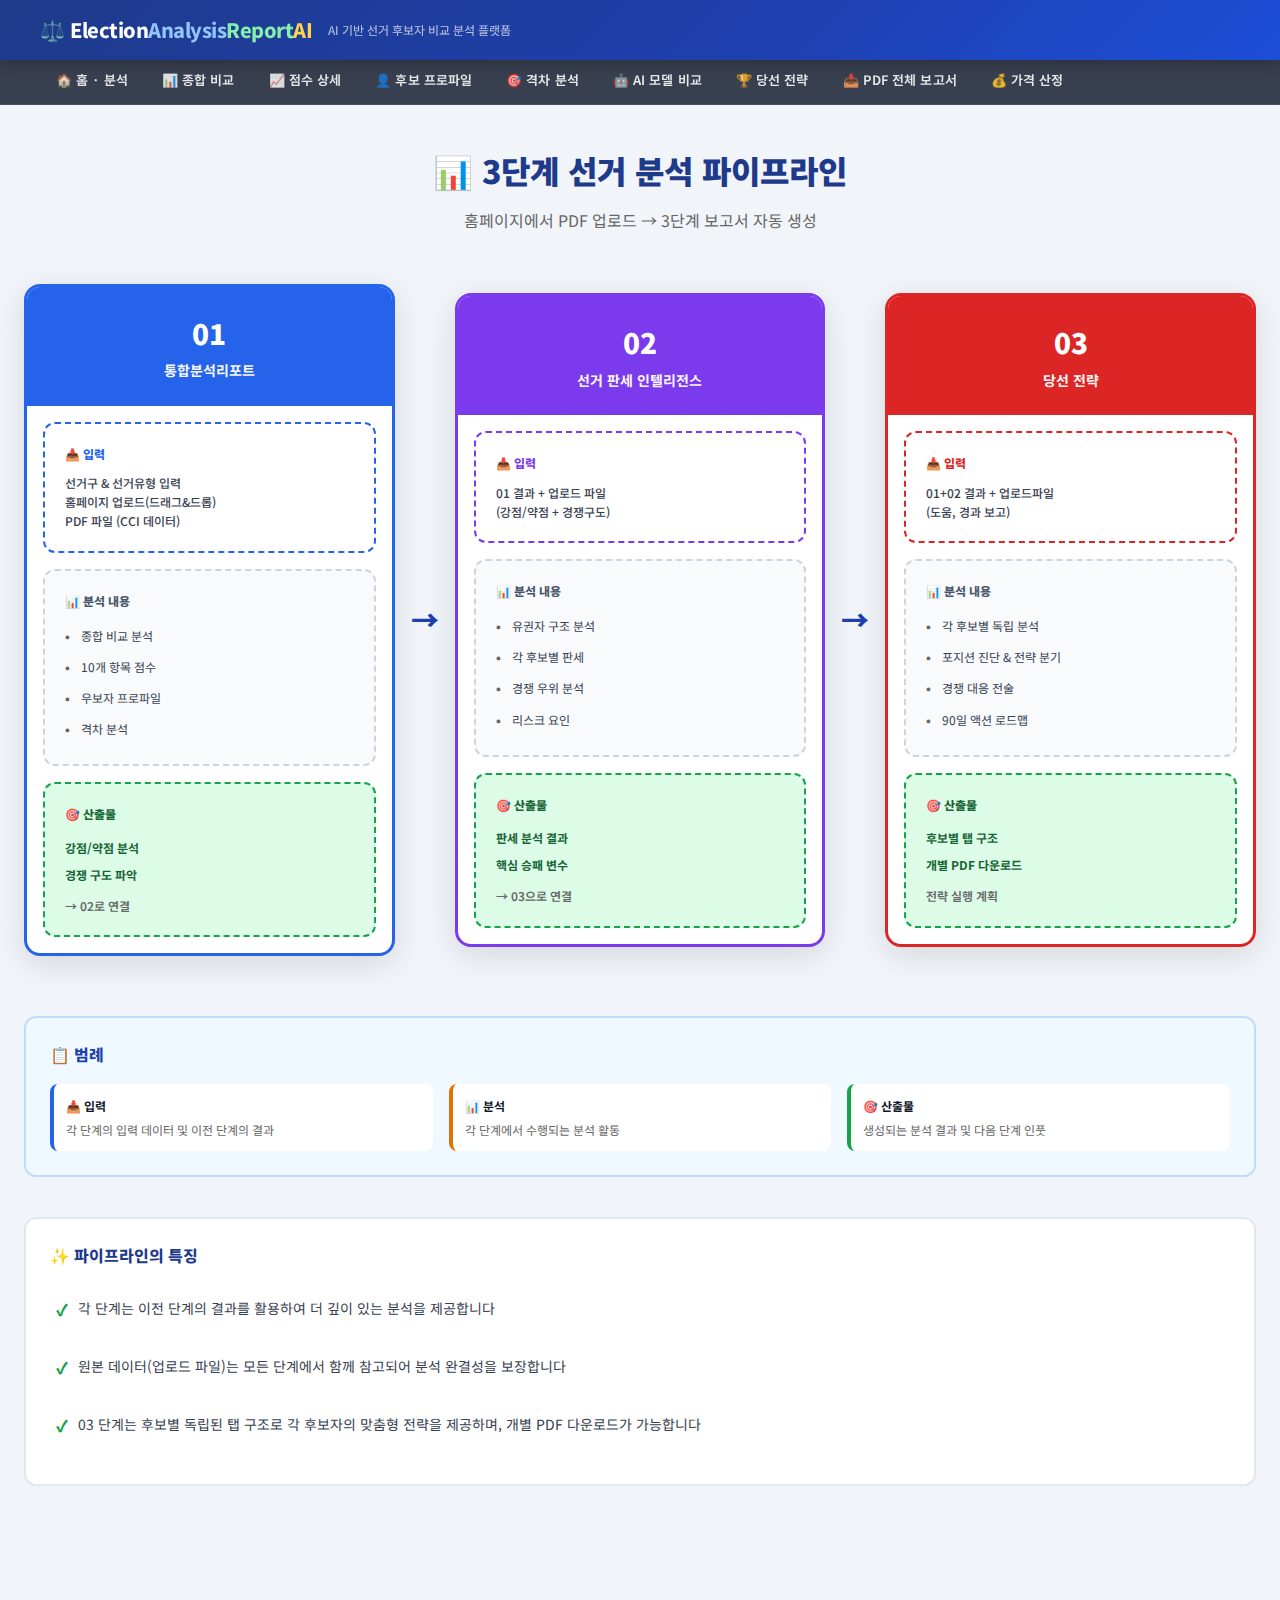
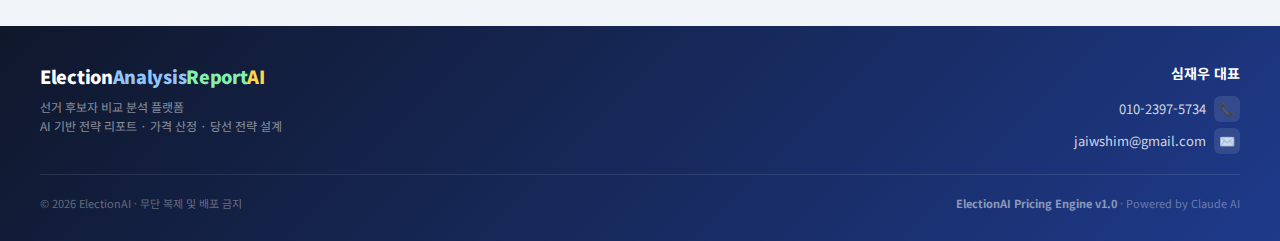
<file: diagram_workflow.html>
<!DOCTYPE html>
<html lang="ko">
<head>
  <meta charset="UTF-8">
  <meta name="viewport" content="width=device-width,initial-scale=1">
  <title>분석 구조도 · ElectionAI</title>
  <link rel="stylesheet" href="css/style.css">
  <style>
    .diagram-page {
      max-width: 1400px;
      margin: 0 auto;
      padding: 40px 24px 80px;
    }

    .diagram-title {
      text-align: center;
      margin-bottom: 50px;
    }

    .diagram-title h1 {
      font-size: 32px;
      font-weight: 900;
      color: #1e3a8a;
      margin-bottom: 12px;
    }

    .diagram-title p {
      font-size: 16px;
      color: #666;
    }

    /* 3단계 카드 레이아웃 */
    .stage-cards-container {
      display: grid;
      grid-template-columns: 1fr auto 1fr auto 1fr;
      gap: 16px;
      margin-bottom: 60px;
      align-items: center;
    }

    .stage-card {
      border-radius: 16px;
      overflow: hidden;
      box-shadow: 0 8px 32px rgba(0,0,0,0.12);
      background: white;
      border: 3px solid;
    }

    .stage-card.s1 { border-color: #2563eb; }
    .stage-card.s2 { border-color: #7c3aed; }
    .stage-card.s3 { border-color: #dc2626; }

    .stage-header {
      padding: 24px;
      color: white;
      font-size: 28px;
      font-weight: 900;
      text-align: center;
    }

    .stage-card.s1 .stage-header { background: #2563eb; }
    .stage-card.s2 .stage-header { background: #7c3aed; }
    .stage-card.s3 .stage-header { background: #dc2626; }

    .stage-subtitle {
      font-size: 14px;
      font-weight: 700;
      margin-top: 4px;
      opacity: 0.95;
    }

    .stage-body {
      padding: 0;
    }

    /* 입력 섹션 */
    .section-box {
      padding: 20px;
      margin: 16px;
      border-radius: 12px;
      border: 2px dashed;
    }

    .section-input {
      background: white;
      border-color: #2563eb;
    }
    .stage-card.s2 .section-input { border-color: #7c3aed; }
    .stage-card.s3 .section-input { border-color: #dc2626; }

    .section-label {
      font-size: 12px;
      font-weight: 800;
      margin-bottom: 10px;
      display: flex;
      align-items: center;
      gap: 6px;
    }

    .section-input .section-label { color: #2563eb; }
    .stage-card.s2 .section-input .section-label { color: #7c3aed; }
    .stage-card.s3 .section-input .section-label { color: #dc2626; }

    .input-item {
      font-size: 12px;
      color: #374151;
      line-height: 1.6;
      font-weight: 500;
    }

    /* 분석 내용 섹션 */
    .section-analysis {
      background: #f8fafc;
      border-color: #cbd5e1;
    }

    .section-analysis .section-label {
      color: #475569;
    }

    .analysis-list {
      list-style: none;
      padding: 0;
      margin: 0;
    }

    .analysis-list li {
      font-size: 12px;
      color: #374151;
      padding: 6px 0;
      padding-left: 16px;
      position: relative;
    }

    .analysis-list li::before {
      content: "•";
      position: absolute;
      left: 0;
      font-weight: 900;
      color: #666;
    }

    /* 산출물 섹션 */
    .section-output {
      background: #dcfce7;
      border-color: #16a34a;
    }

    .section-output .section-label { color: #166534; }

    .output-item {
      font-size: 12px;
      font-weight: 700;
      color: #166534;
      padding: 4px 0;
    }

    .output-arrow {
      font-size: 12px;
      color: #666;
      margin-top: 8px;
      font-weight: 600;
    }

    /* 화살표 */
    .arrow-container {
      display: flex;
      align-items: center;
      justify-content: center;
      height: 100%;
    }

    .arrow-line {
      font-size: 28px;
      color: #1e40af;
      font-weight: 900;
    }

    /* 모바일 */
    @media (max-width: 1024px) {
      .stage-cards-container {
        grid-template-columns: 1fr;
        gap: 12px;
      }

      .arrow-container {
        height: 30px;
      }

      .arrow-line {
        transform: rotate(90deg);
      }
    }

    /* 범례 */
    .legend-section {
      background: #f0f9ff;
      border: 2px solid #bfdbfe;
      border-radius: 12px;
      padding: 24px;
      margin-top: 40px;
    }

    .legend-title {
      font-size: 16px;
      font-weight: 800;
      color: #1e40af;
      margin-bottom: 16px;
    }

    .legend-grid {
      display: grid;
      grid-template-columns: repeat(auto-fit, minmax(200px, 1fr));
      gap: 16px;
    }

    .legend-item {
      padding: 12px;
      background: white;
      border-radius: 8px;
      border-left: 4px solid;
    }

    .legend-item.input { border-left-color: #2563eb; }
    .legend-item.analysis { border-left-color: #d97706; }
    .legend-item.output { border-left-color: #16a34a; }

    .legend-item-label {
      font-size: 12px;
      font-weight: 700;
      margin-bottom: 6px;
      display: flex;
      align-items: center;
      gap: 6px;
    }

    .legend-item-desc {
      font-size: 12px;
      color: #666;
      line-height: 1.5;
    }

    /* 요약 */
    .summary-section {
      background: white;
      border: 2px solid #e2e8f0;
      border-radius: 12px;
      padding: 24px;
      margin-top: 40px;
    }

    .summary-title {
      font-size: 16px;
      font-weight: 800;
      color: #1e3a8a;
      margin-bottom: 16px;
    }

    .summary-point {
      padding: 12px;
      padding-left: 28px;
      position: relative;
      font-size: 14px;
      color: #374151;
      line-height: 1.6;
      margin-bottom: 12px;
    }

    .summary-point::before {
      content: "✓";
      position: absolute;
      left: 6px;
      font-weight: 900;
      color: #16a34a;
      font-size: 16px;
    }
  </style>
</head>
<body>

<header class="app-header">
  <div class="header-inner">
    <div class="header-logo">⚖️ Election<span class="logo-analysis">Analysis</span><span class="logo-report">Report</span><span class="logo-ai">AI</span></div>
    <div class="header-subtitle">AI 기반 선거 후보자 비교 분석 플랫폼</div>
    <div class="header-date" id="header-date"></div>
  </div>
</header>

<nav class="main-nav"><div class="nav-inner" id="main-nav"></div></nav>

<div class="diagram-page">

  <!-- 제목 -->
  <div class="diagram-title">
    <h1>📊 3단계 선거 분석 파이프라인</h1>
    <p>홈페이지에서 PDF 업로드 → 3단계 보고서 자동 생성</p>
  </div>

  <!-- 3단계 카드 -->
  <div class="stage-cards-container">

    <!-- STAGE 01 -->
    <div class="stage-card s1">
      <div class="stage-header">
        01
        <div class="stage-subtitle">통합분석리포트</div>
      </div>

      <div class="stage-body">
        <!-- 입력 -->
        <div class="section-box section-input">
          <div class="section-label">📥 입력</div>
          <div class="input-item">선거구 & 선거유형 입력</div>
          <div class="input-item">홈페이지 업로드(드래그&드롭)</div>
          <div class="input-item">PDF 파일 (CCI 데이터)</div>
        </div>

        <!-- 분석 내용 -->
        <div class="section-box section-analysis">
          <div class="section-label">📊 분석 내용</div>
          <ul class="analysis-list">
            <li>종합 비교 분석</li>
            <li>10개 항목 점수</li>
            <li>우보자 프로파일</li>
            <li>격차 분석</li>
          </ul>
        </div>

        <!-- 산출물 -->
        <div class="section-box section-output">
          <div class="section-label">🎯 산출물</div>
          <div class="output-item">강점/약점 분석</div>
          <div class="output-item">경쟁 구도 파악</div>
          <div class="output-arrow">→ 02로 연결</div>
        </div>
      </div>
    </div>

    <!-- 화살표 -->
    <div class="arrow-container">
      <div class="arrow-line">→</div>
    </div>

    <!-- STAGE 02 -->
    <div class="stage-card s2">
      <div class="stage-header">
        02
        <div class="stage-subtitle">선거 판세 인텔리전스</div>
      </div>

      <div class="stage-body">
        <!-- 입력 -->
        <div class="section-box section-input">
          <div class="section-label">📥 입력</div>
          <div class="input-item">01 결과 + 업로드 파일</div>
          <div class="input-item">(강점/약점 + 경쟁구도)</div>
        </div>

        <!-- 분석 내용 -->
        <div class="section-box section-analysis">
          <div class="section-label">📊 분석 내용</div>
          <ul class="analysis-list">
            <li>유권자 구조 분석</li>
            <li>각 후보별 판세</li>
            <li>경쟁 우위 분석</li>
            <li>리스크 요인</li>
          </ul>
        </div>

        <!-- 산출물 -->
        <div class="section-box section-output">
          <div class="section-label">🎯 산출물</div>
          <div class="output-item">판세 분석 결과</div>
          <div class="output-item">핵심 승패 변수</div>
          <div class="output-arrow">→ 03으로 연결</div>
        </div>
      </div>
    </div>

    <!-- 화살표 -->
    <div class="arrow-container">
      <div class="arrow-line">→</div>
    </div>

    <!-- STAGE 03 -->
    <div class="stage-card s3">
      <div class="stage-header">
        03
        <div class="stage-subtitle">당선 전략</div>
      </div>

      <div class="stage-body">
        <!-- 입력 -->
        <div class="section-box section-input">
          <div class="section-label">📥 입력</div>
          <div class="input-item">01+02 결과 + 업로드파일</div>
          <div class="input-item">(도움, 경과 보고)</div>
        </div>

        <!-- 분석 내용 -->
        <div class="section-box section-analysis">
          <div class="section-label">📊 분석 내용</div>
          <ul class="analysis-list">
            <li>각 후보별 독립 분석</li>
            <li>포지션 진단 & 전략 분기</li>
            <li>경쟁 대응 전술</li>
            <li>90일 액션 로드맵</li>
          </ul>
        </div>

        <!-- 산출물 -->
        <div class="section-box section-output">
          <div class="section-label">🎯 산출물</div>
          <div class="output-item">후보별 탭 구조</div>
          <div class="output-item">개별 PDF 다운로드</div>
          <div class="output-arrow">전략 실행 계획</div>
        </div>
      </div>
    </div>

  </div>

  <!-- 범례 -->
  <div class="legend-section">
    <div class="legend-title">📋 범례</div>
    <div class="legend-grid">
      <div class="legend-item input">
        <div class="legend-item-label">📥 입력</div>
        <div class="legend-item-desc">각 단계의 입력 데이터 및 이전 단계의 결과</div>
      </div>
      <div class="legend-item analysis">
        <div class="legend-item-label">📊 분석</div>
        <div class="legend-item-desc">각 단계에서 수행되는 분석 활동</div>
      </div>
      <div class="legend-item output">
        <div class="legend-item-label">🎯 산출물</div>
        <div class="legend-item-desc">생성되는 분석 결과 및 다음 단계 인풋</div>
      </div>
    </div>
  </div>

  <!-- 요약 -->
  <div class="summary-section">
    <div class="summary-title">✨ 파이프라인의 특징</div>
    <div class="summary-point">각 단계는 이전 단계의 결과를 활용하여 더 깊이 있는 분석을 제공합니다</div>
    <div class="summary-point">원본 데이터(업로드 파일)는 모든 단계에서 함께 참고되어 분석 완결성을 보장합니다</div>
    <div class="summary-point">03 단계는 후보별 독립된 탭 구조로 각 후보자의 맞춤형 전략을 제공하며, 개별 PDF 다운로드가 가능합니다</div>
  </div>

</div>

<script src="js/shared.js"></script>
</body>
</html>
</file>
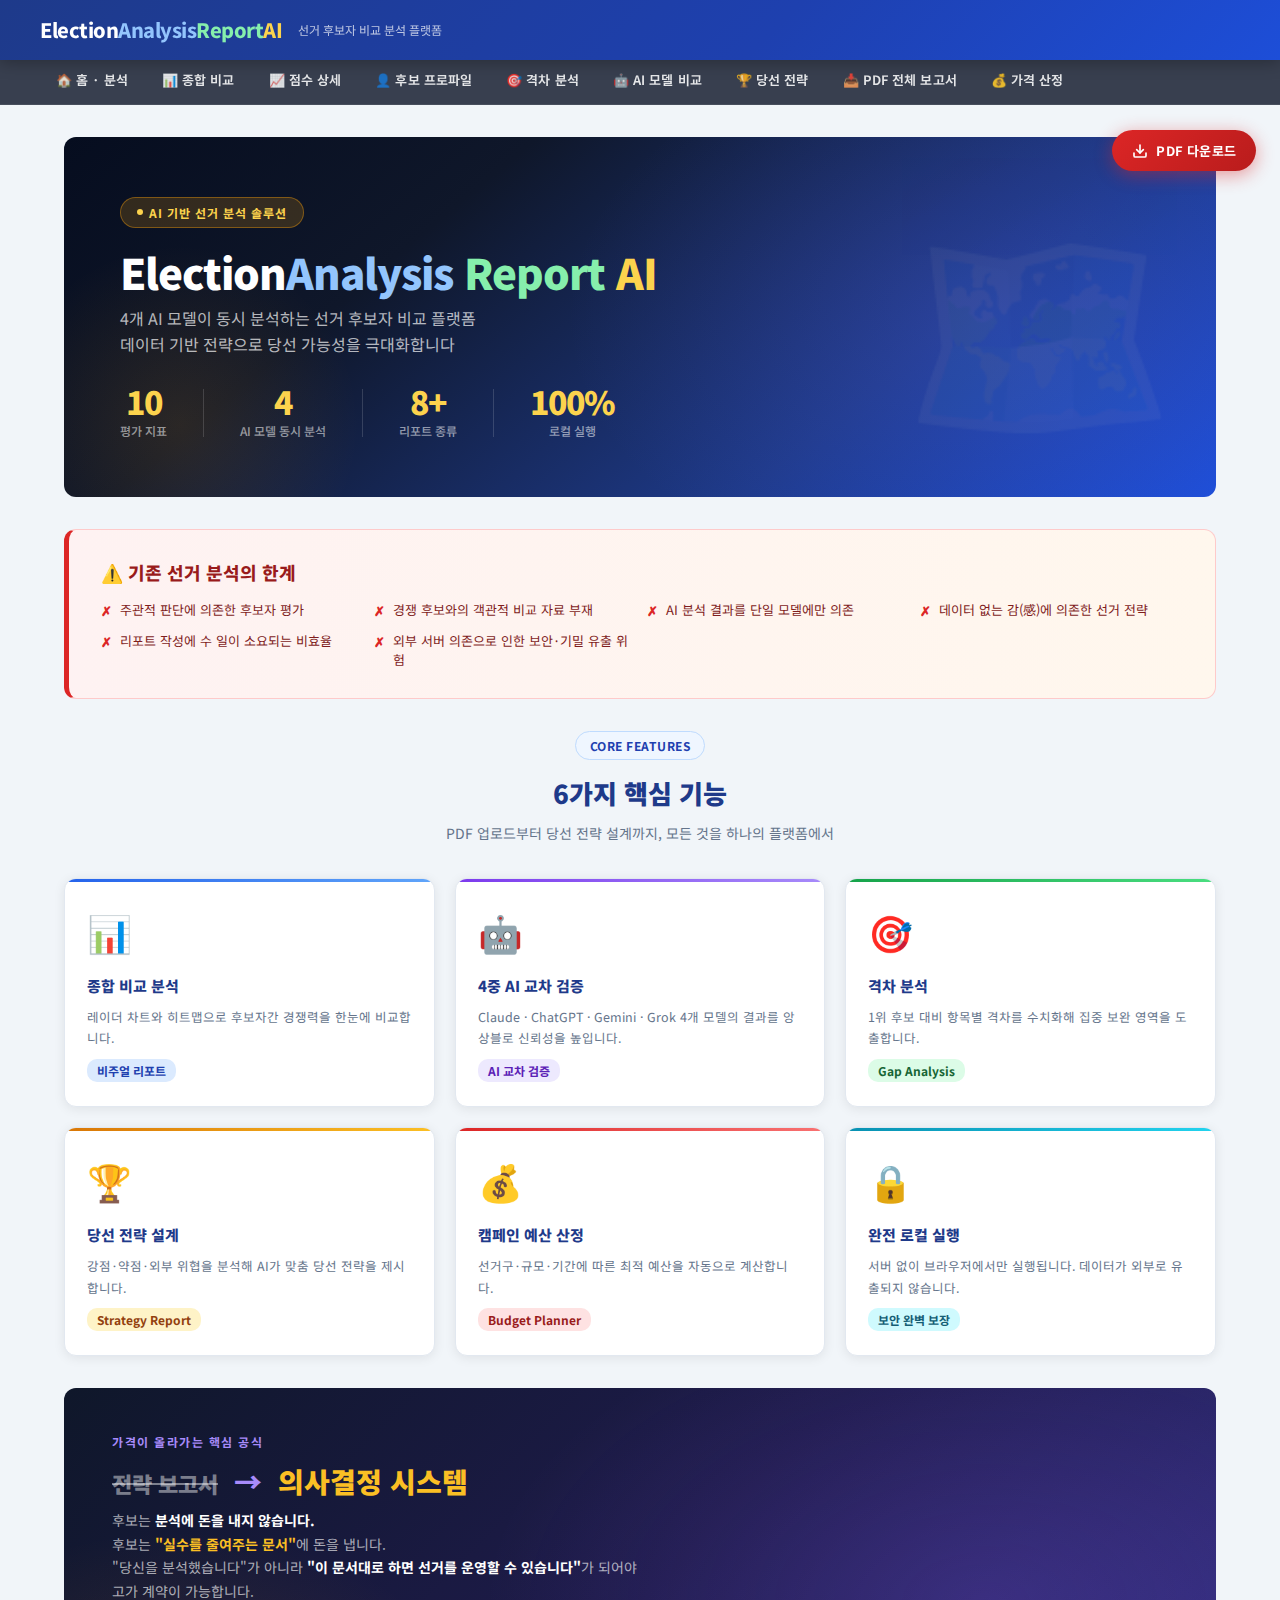
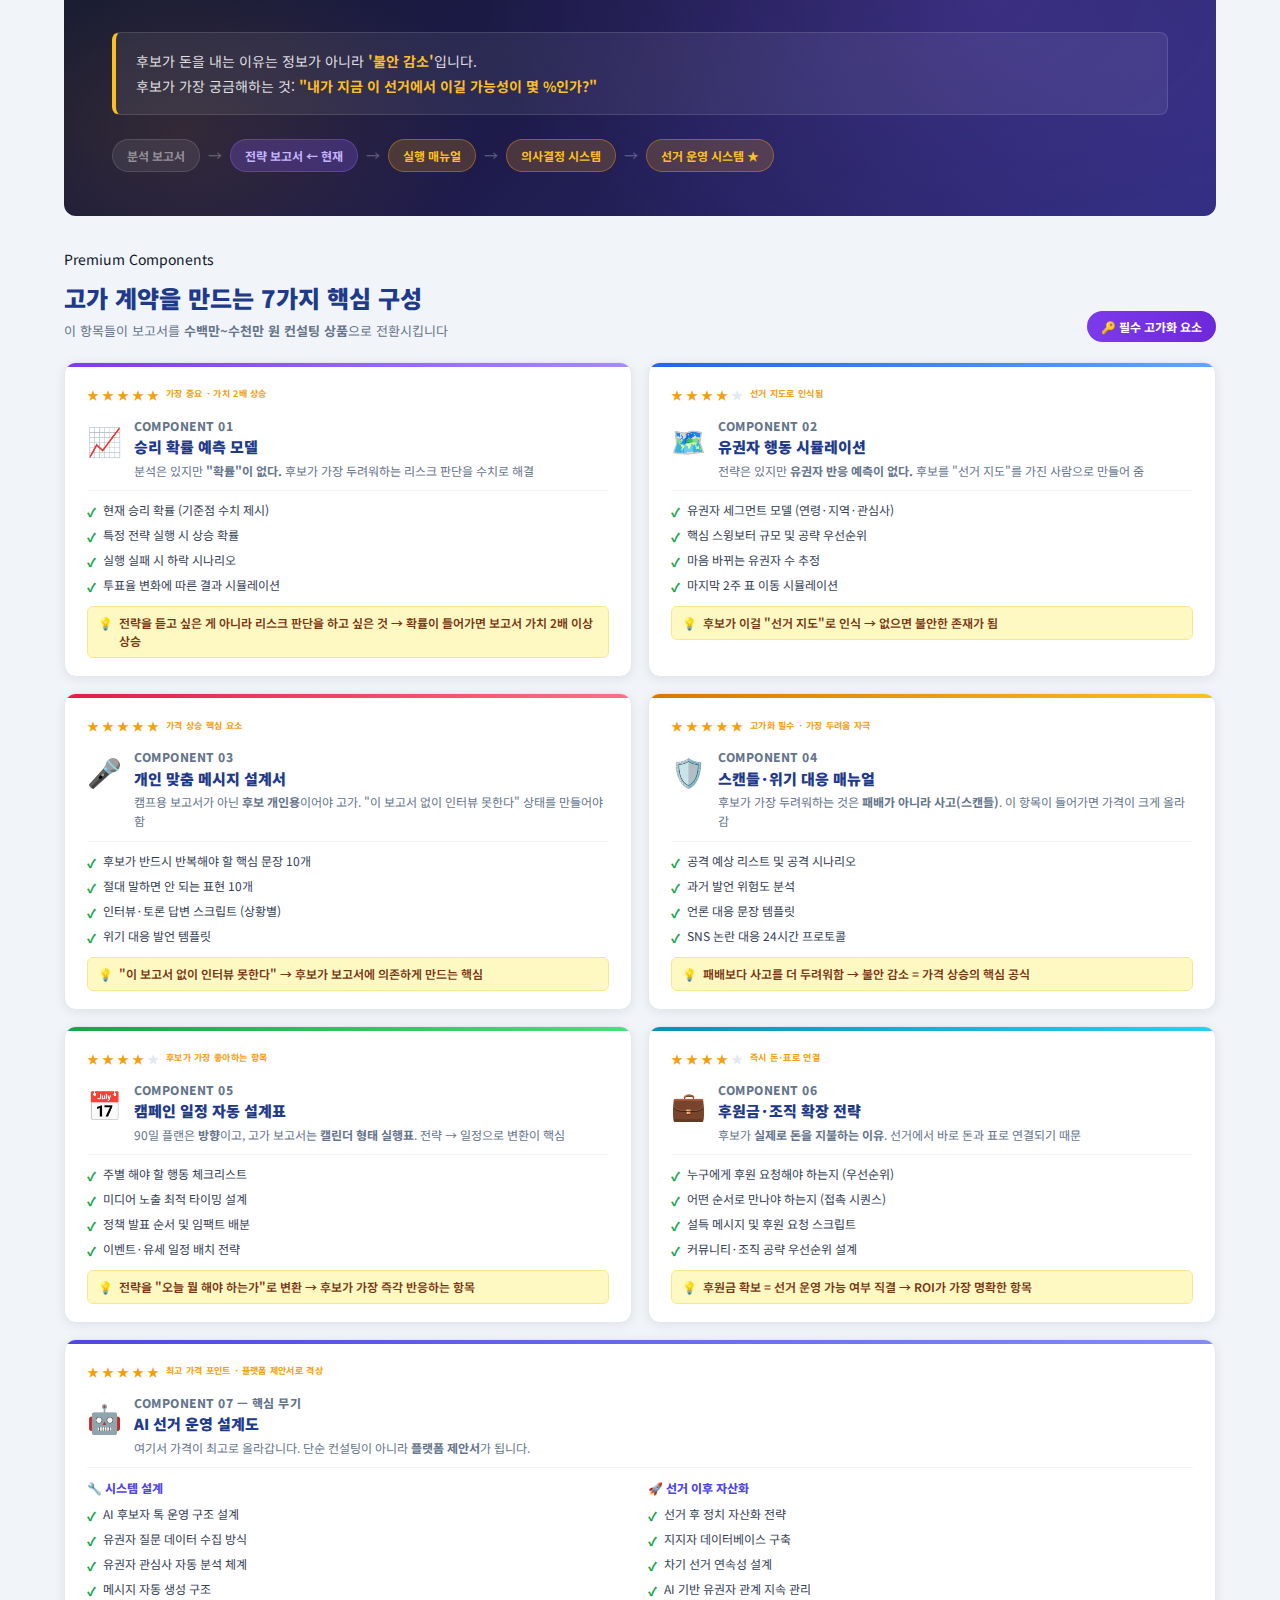
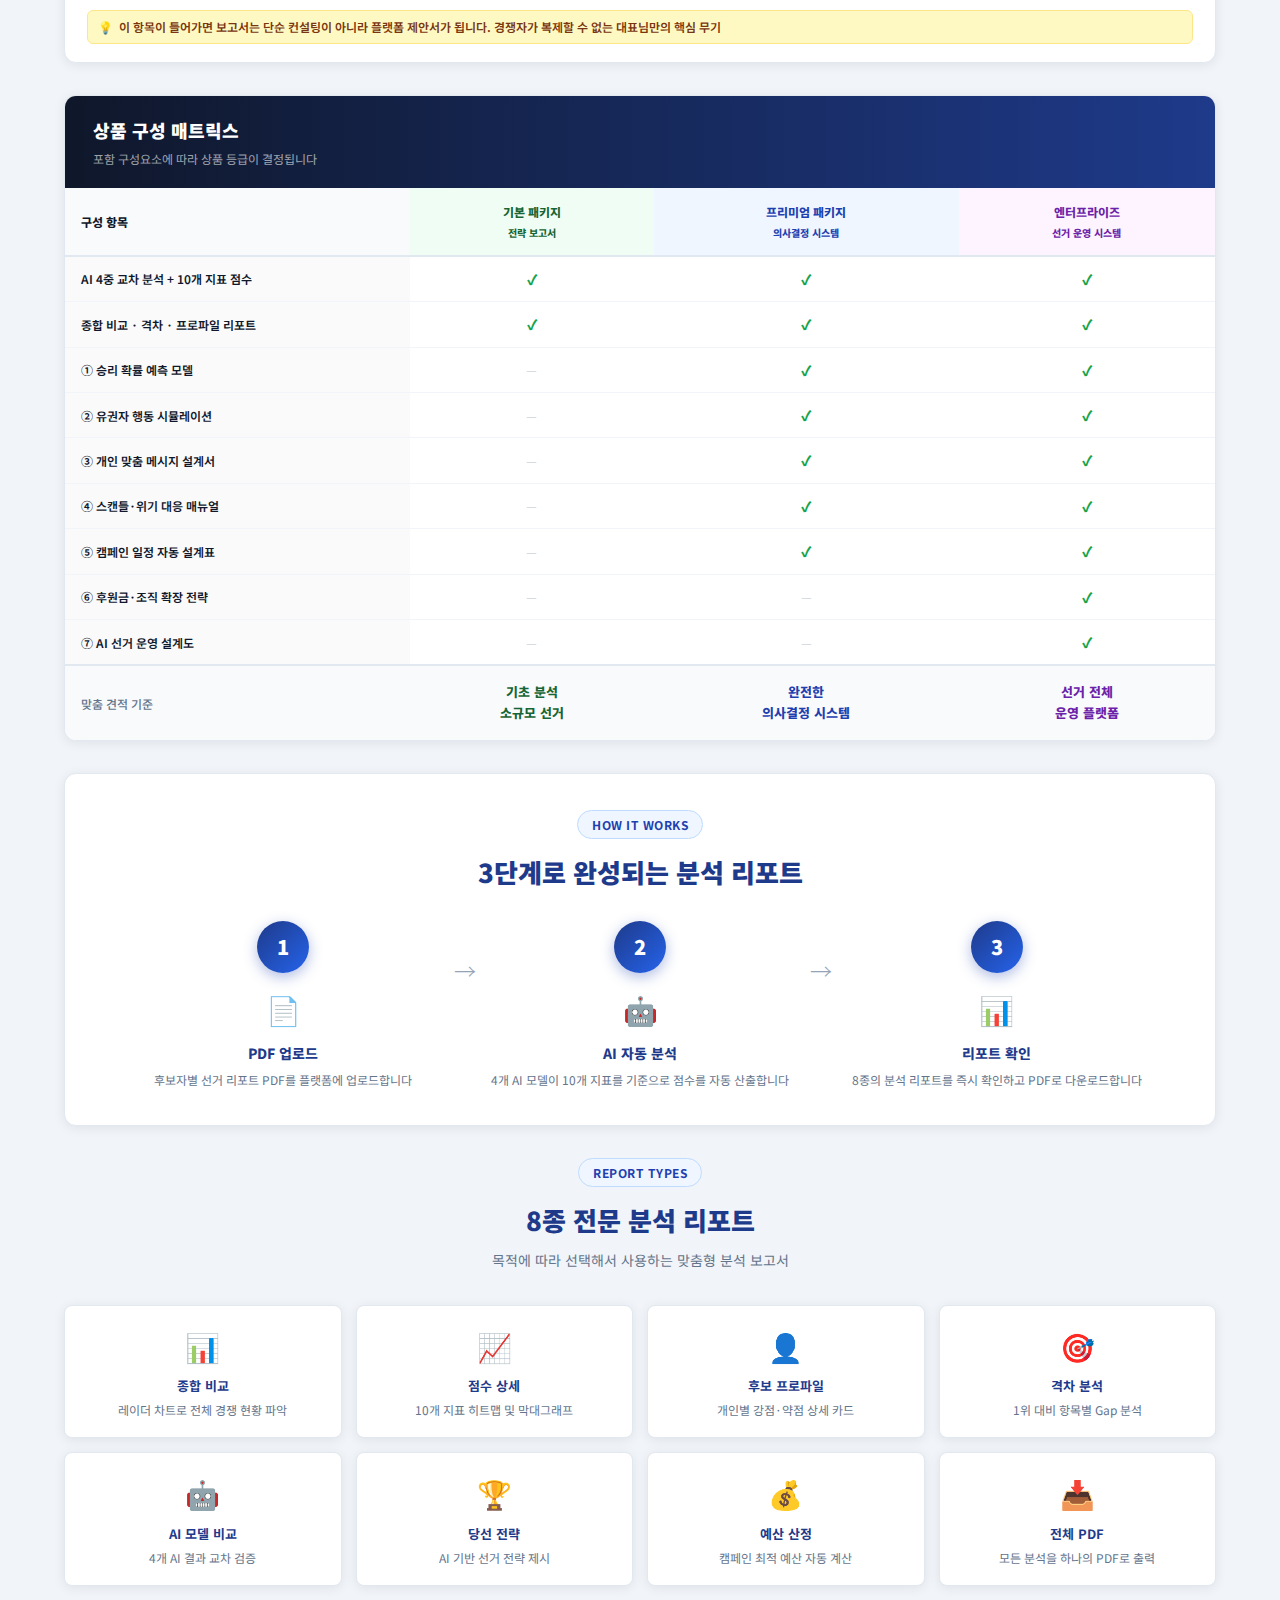
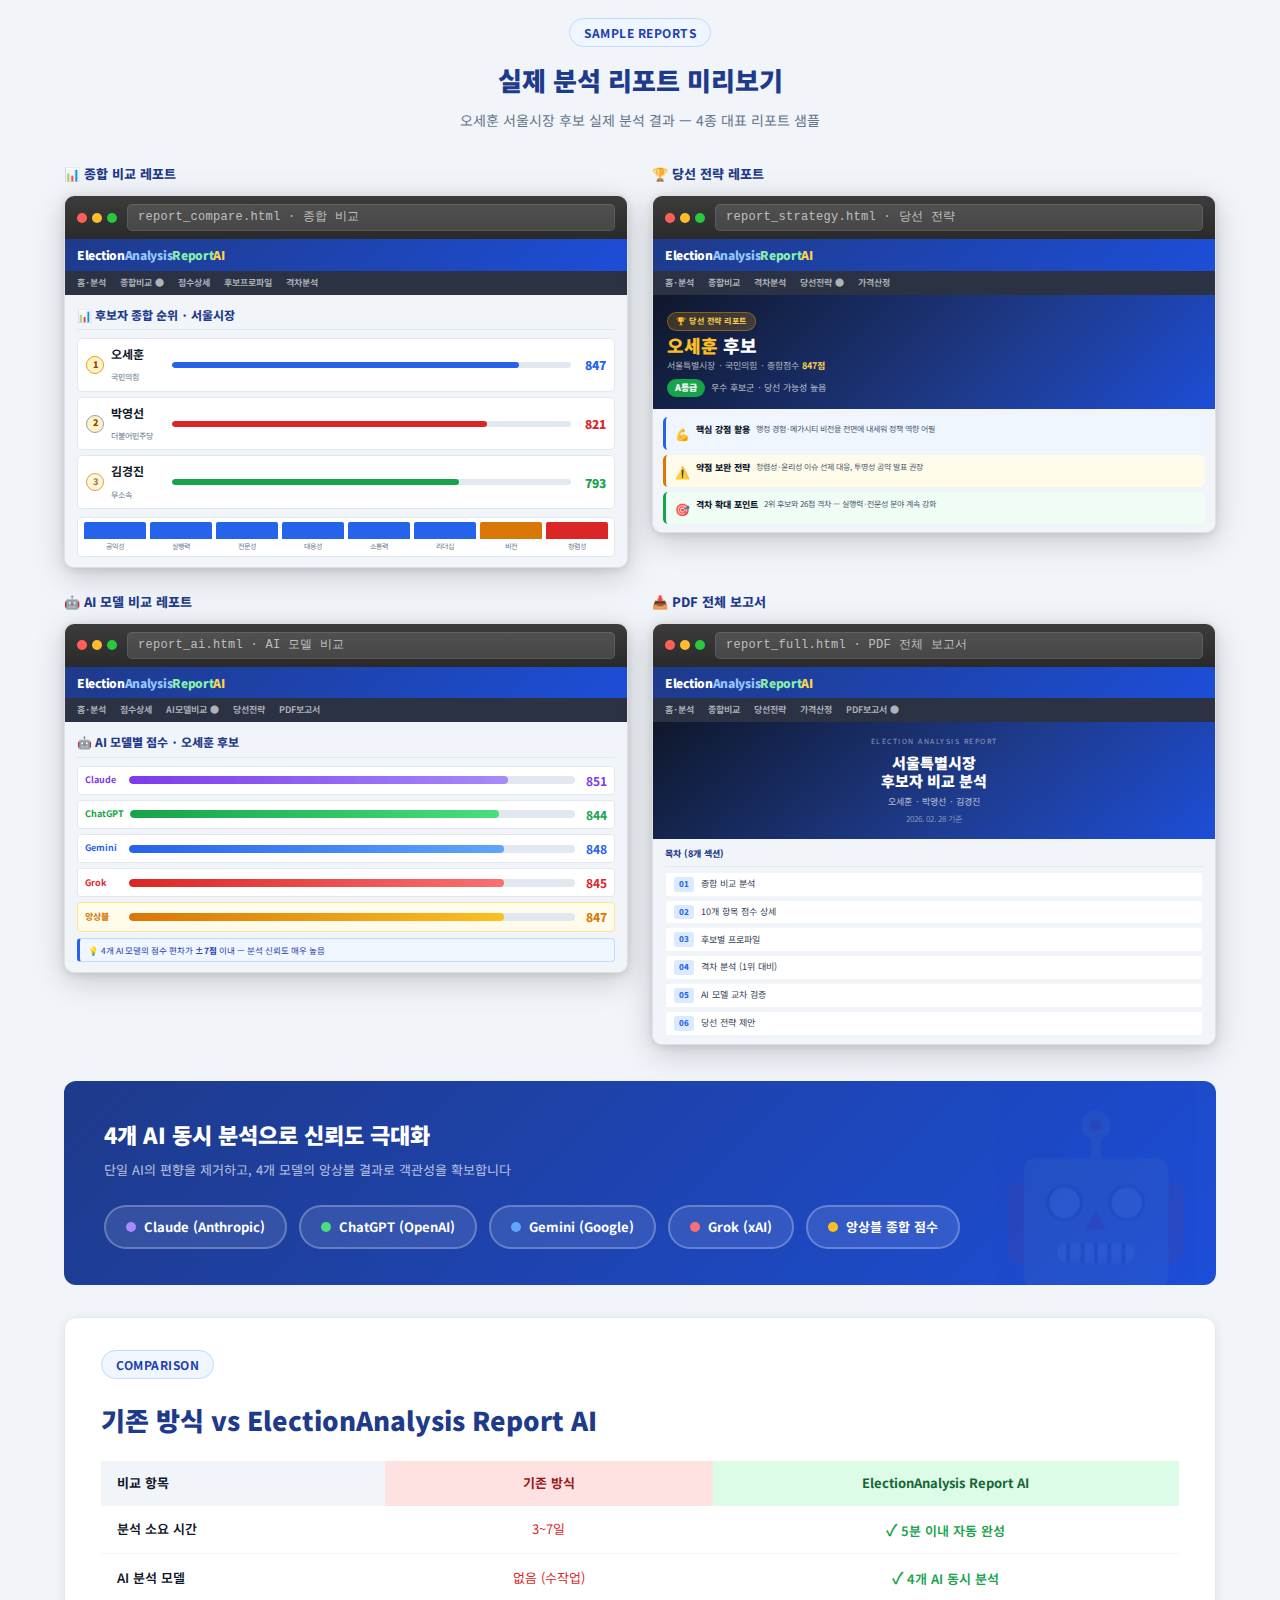
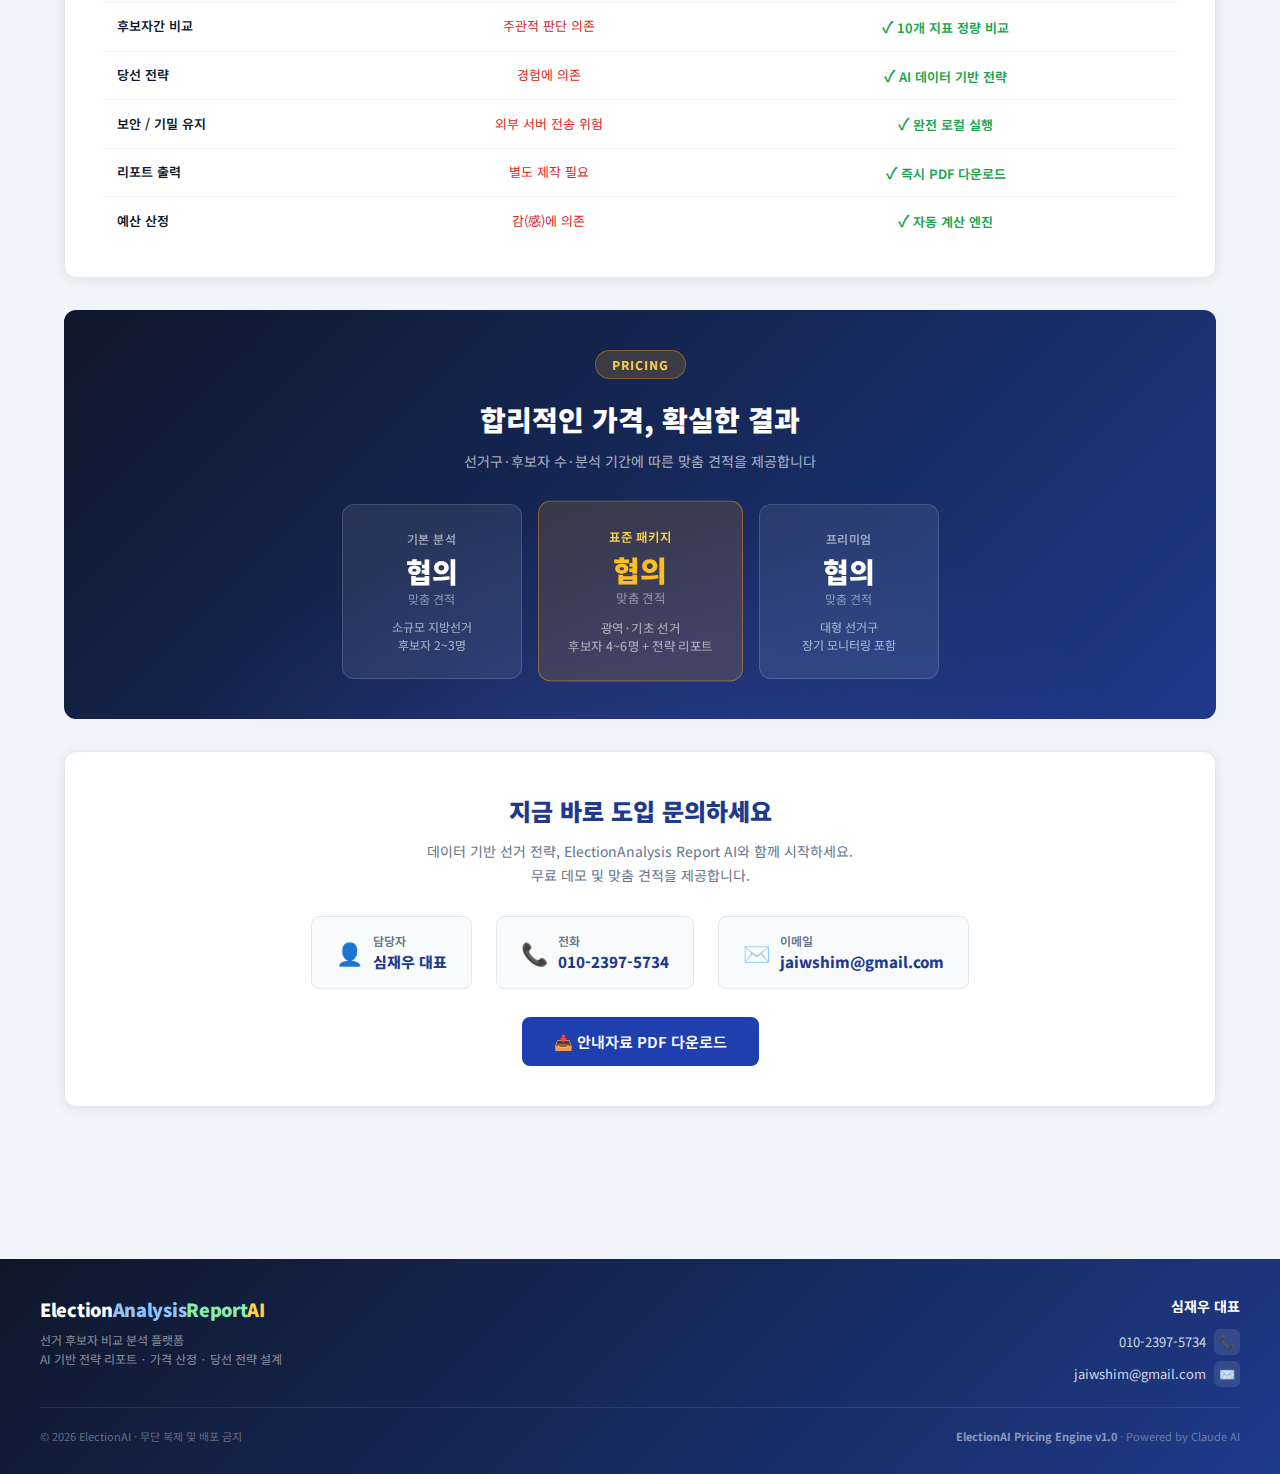
<file: report_guide.html>
<!DOCTYPE html>
<html lang="ko">
<head>
<meta charset="UTF-8">
<meta name="viewport" content="width=device-width,initial-scale=1">
<title>안내자료 · ElectionAI</title>
<link rel="stylesheet" href="css/style.css">
<style>
/* ────────────────────────────────────────
   안내자료 페이지 전용 스타일
──────────────────────────────────────── */

/* PDF 다운로드 버튼 (우측 상단 고정) */
.pdf-download-btn {
  position: fixed;
  top: 130px;
  right: 24px;
  z-index: 200;
  display: flex;
  align-items: center;
  gap: 8px;
  padding: 11px 20px;
  background: linear-gradient(135deg, #dc2626, #b91c1c);
  color: white;
  border: none;
  border-radius: 30px;
  font-family: inherit;
  font-size: 13px;
  font-weight: 700;
  cursor: pointer;
  box-shadow: 0 4px 18px rgba(220,38,38,0.45);
  transition: all 0.2s;
  letter-spacing: 0.2px;
}
.pdf-download-btn:hover {
  transform: translateY(-2px);
  box-shadow: 0 8px 24px rgba(220,38,38,0.5);
}
.pdf-download-btn svg { flex-shrink: 0; }

/* ────────────────────────────────────────
   인쇄 전용 표지 + 목차
   - 화면: display:none (숨김)
   - 인쇄: display:flex (표시)
   - 자식 스타일은 @media print 밖에 정의해야
     브라우저가 레이아웃을 정상 계산함
──────────────────────────────────────── */

/* 화면에서는 숨김 — JS beforeprint/afterprint 이벤트로 제어 */
.print-cover { display: none; }
@media print {
  /* JS가 실행 안 될 경우 CSS 백업 */
  .print-cover {
    display: flex !important;
    flex-direction: column;
    min-height: 95vh;
    break-after: page;
    page-break-after: always;
    -webkit-print-color-adjust: exact;
    print-color-adjust: exact;
  }
}

/* 자식 요소 스타일 — @media print 밖에 정의 */
.pc-title-block {
  background: linear-gradient(140deg, #060d1f 0%, #0f172a 35%, #1e3a8a 70%, #1d4ed8 100%);
  padding: 52px 52px 44px;
  color: white;
  position: relative;
  overflow: hidden;
  flex-shrink: 0;
  -webkit-print-color-adjust: exact;
  print-color-adjust: exact;
}
.pc-title-block::after {
  content: '🗺️';
  font-size: 240px;
  position: absolute;
  right: 30px;
  top: 50%;
  transform: translateY(-50%);
  opacity: 0.05;
  line-height: 1;
  pointer-events: none;
}
.pc-eyebrow {
  display: inline-block;
  background: rgba(245,158,11,0.18);
  border: 1px solid rgba(245,158,11,0.4);
  color: #fcd34d;
  padding: 5px 16px;
  border-radius: 20px;
  font-size: 12px;
  font-weight: 700;
  letter-spacing: 1px;
  text-transform: uppercase;
  margin-bottom: 20px;
}
.pc-main-title {
  font-size: 42px;
  font-weight: 900;
  line-height: 1.1;
  letter-spacing: -1.5px;
  margin-bottom: 12px;
  position: relative;
}
.pc-main-title .t-analysis { color: #93c5fd; }
.pc-main-title .t-report   { color: #86efac; }
.pc-main-title .t-ai       { color: #fcd34d; }
.pc-subtitle {
  font-size: 15px;
  color: rgba(255,255,255,0.65);
  line-height: 1.6;
  margin-bottom: 28px;
  position: relative;
}
.pc-meta-row {
  display: flex;
  gap: 28px;
  flex-wrap: wrap;
  position: relative;
  align-items: center;
}
.pc-meta-item { text-align: center; }
.pc-meta-num {
  font-size: 28px;
  font-weight: 900;
  color: #fcd34d;
  line-height: 1;
  margin-bottom: 4px;
  letter-spacing: -1px;
}
.pc-meta-label {
  font-size: 12px;
  color: rgba(255,255,255,0.5);
  font-weight: 500;
}
.pc-meta-divider {
  width: 1px;
  height: 44px;
  background: rgba(255,255,255,0.15);
  align-self: center;
}

/* 정보 바 */
.pc-info-bar {
  background: #0a1628;
  padding: 12px 52px;
  display: flex;
  align-items: center;
  justify-content: space-between;
  font-size: 12px;
  color: rgba(255,255,255,0.5);
  flex-shrink: 0;
  -webkit-print-color-adjust: exact;
  print-color-adjust: exact;
}
.pc-info-bar strong { color: rgba(255,255,255,0.8); }

/* 목차 영역 */
.pc-toc-block {
  flex: 1;
  background: #f8fafc;
  padding: 36px 52px 32px;
  -webkit-print-color-adjust: exact;
  print-color-adjust: exact;
}
.pc-toc-heading {
  font-size: 18px;
  font-weight: 900;
  color: #1e3a8a;
  margin-bottom: 6px;
  display: flex;
  align-items: center;
  gap: 10px;
}
.pc-toc-heading::after {
  content: '';
  flex: 1;
  height: 2px;
  background: linear-gradient(90deg, #1e3a8a, transparent);
  border-radius: 1px;
}
.pc-toc-sub {
  font-size: 12px;
  color: #64748b;
  margin-bottom: 24px;
}
.pc-toc-list {
  display: grid;
  grid-template-columns: 1fr 1fr;
  gap: 10px 32px;
}
.pc-toc-item {
  display: flex;
  align-items: flex-start;
  gap: 12px;
  padding: 10px 14px;
  background: white;
  border: 1px solid #e2e8f0;
  border-radius: 8px;
  border-left: 4px solid #1e3a8a;
}
.pc-toc-item:nth-child(1) { border-left-color: #1e3a8a; }
.pc-toc-item:nth-child(2) { border-left-color: #dc2626; }
.pc-toc-item:nth-child(3) { border-left-color: #2563eb; }
.pc-toc-item:nth-child(4) { border-left-color: #7c3aed; }
.pc-toc-item:nth-child(5) { border-left-color: #7c3aed; }
.pc-toc-item:nth-child(6) { border-left-color: #16a34a; }
.pc-toc-item:nth-child(7) { border-left-color: #0891b2; }
.pc-toc-item:nth-child(8) { border-left-color: #d97706; }
.pc-toc-item:nth-child(9) { border-left-color: #e11d48; }
.pc-toc-num {
  font-size: 12px;
  font-weight: 900;
  color: #94a3b8;
  min-width: 24px;
  flex-shrink: 0;
  line-height: 1.4;
}
.pc-toc-title {
  font-size: 13px;
  font-weight: 800;
  color: #0f172a;
  line-height: 1.3;
  margin-bottom: 3px;
}
.pc-toc-desc {
  font-size: 12px;
  color: #64748b;
  line-height: 1.5;
}

/* 표지 푸터 바 */
.pc-footer-bar {
  background: #0f172a;
  padding: 12px 52px;
  display: flex;
  align-items: center;
  justify-content: space-between;
  font-size: 12px;
  color: rgba(255,255,255,0.4);
  flex-shrink: 0;
  -webkit-print-color-adjust: exact;
  print-color-adjust: exact;
}
.pc-footer-bar strong { color: rgba(255,255,255,0.65); }
.pc-footer-logo { font-size: 13px; font-weight: 900; color: white; }

/* ── 히어로 섹션 ── */
.guide-hero {
  background: linear-gradient(140deg, #060d1f 0%, #0f172a 30%, #1e3a8a 70%, #1d4ed8 100%);
  border-radius: var(--radius);
  padding: 60px 56px 56px;
  position: relative;
  overflow: hidden;
  margin-bottom: 32px;
  color: white;
}
.guide-hero::before {
  content: '';
  position: absolute;
  inset: 0;
  background:
    radial-gradient(ellipse 600px 400px at 80% 50%, rgba(99,102,241,0.18) 0%, transparent 70%),
    radial-gradient(ellipse 300px 300px at 10% 80%, rgba(245,158,11,0.12) 0%, transparent 60%);
  pointer-events: none;
}
.guide-hero::after {
  content: '🗺️';
  font-size: 220px;
  position: absolute;
  right: 40px;
  top: 50%;
  transform: translateY(-50%);
  opacity: 0.06;
  line-height: 1;
}
.hero-badge {
  display: inline-flex;
  align-items: center;
  gap: 6px;
  background: rgba(245,158,11,0.18);
  border: 1px solid rgba(245,158,11,0.4);
  color: #fcd34d;
  padding: 5px 16px;
  border-radius: 20px;
  font-size: 12px;
  font-weight: 700;
  letter-spacing: 1px;
  margin-bottom: 20px;
  text-transform: uppercase;
}
.hero-badge span { width: 6px; height: 6px; background: #fcd34d; border-radius: 50%; display: inline-block; animation: pulse-dot 1.4s ease-in-out infinite; }
@keyframes pulse-dot { 0%,100%{opacity:1;transform:scale(1)} 50%{opacity:.4;transform:scale(.6)} }

.guide-hero h1 {
  font-size: 42px;
  font-weight: 900;
  line-height: 1.15;
  margin-bottom: 10px;
  letter-spacing: -1px;
  position: relative;
}
.guide-hero h1 .brand-analysis { color: #93c5fd; }
.guide-hero h1 .brand-report   { color: #86efac; }
.guide-hero h1 .brand-ai       { color: #fcd34d; }
.guide-hero .hero-tagline {
  font-size: 16px;
  color: rgba(255,255,255,0.7);
  margin-bottom: 28px;
  line-height: 1.6;
  position: relative;
}
.hero-stats {
  display: flex;
  gap: 36px;
  flex-wrap: wrap;
  position: relative;
}
.hero-stat { text-align: center; }
.hero-stat .stat-num {
  font-size: 32px;
  font-weight: 900;
  color: #fcd34d;
  line-height: 1;
  margin-bottom: 4px;
  letter-spacing: -1px;
}
.hero-stat .stat-label {
  font-size: 12px;
  color: rgba(255,255,255,0.55);
  font-weight: 500;
}
.hero-divider {
  width: 1px;
  height: 48px;
  background: rgba(255,255,255,0.15);
  align-self: center;
}

/* ── 섹션 헤더 ── */
.section-header {
  text-align: center;
  margin-bottom: 32px;
}
.section-header .s-badge {
  display: inline-block;
  background: #eff6ff;
  color: #1e40af;
  border: 1px solid #bfdbfe;
  padding: 4px 14px;
  border-radius: 20px;
  font-size: 12px;
  font-weight: 700;
  letter-spacing: .5px;
  margin-bottom: 12px;
  text-transform: uppercase;
}
.section-header h2 {
  font-size: 26px;
  font-weight: 900;
  color: var(--primary-dark);
  margin-bottom: 8px;
}
.section-header p {
  color: var(--text-muted);
  font-size: 14px;
  max-width: 520px;
  margin: 0 auto;
  line-height: 1.7;
}

/* ── 문제 인식 배너 ── */
.problem-banner {
  background: linear-gradient(90deg, #fef2f2, #fff7ed);
  border: 1px solid #fecaca;
  border-left: 5px solid #dc2626;
  border-radius: var(--radius);
  padding: 28px 32px;
  margin-bottom: 32px;
}
.problem-banner h3 {
  font-size: 18px;
  font-weight: 800;
  color: #991b1b;
  margin-bottom: 14px;
  display: flex;
  align-items: center;
  gap: 8px;
}
.problem-list {
  display: grid;
  grid-template-columns: repeat(auto-fill, minmax(220px, 1fr));
  gap: 10px;
  list-style: none;
}
.problem-list li {
  display: flex;
  align-items: flex-start;
  gap: 8px;
  font-size: 13px;
  color: #7f1d1d;
  line-height: 1.5;
}
.problem-list li::before {
  content: '✗';
  color: #dc2626;
  font-weight: 900;
  flex-shrink: 0;
  margin-top: 1px;
}

/* ── 핵심 기능 카드 ── */
.feature-grid {
  display: grid;
  grid-template-columns: repeat(3, 1fr);
  gap: 20px;
  margin-bottom: 32px;
}
@media (max-width: 860px) { .feature-grid { grid-template-columns: repeat(2, 1fr); } }
@media (max-width: 560px) { .feature-grid { grid-template-columns: 1fr; } }

.feature-card {
  background: white;
  border: 1px solid var(--border);
  border-radius: var(--radius);
  padding: 24px 22px;
  box-shadow: var(--shadow);
  transition: transform 0.2s, box-shadow 0.2s;
  position: relative;
  overflow: hidden;
}
.feature-card:hover {
  transform: translateY(-3px);
  box-shadow: var(--shadow-lg);
}
.feature-card::before {
  content: '';
  position: absolute;
  top: 0;
  left: 0;
  right: 0;
  height: 3px;
  border-radius: var(--radius) var(--radius) 0 0;
}
.feature-card.fc-blue::before   { background: linear-gradient(90deg, #2563eb, #60a5fa); }
.feature-card.fc-green::before  { background: linear-gradient(90deg, #16a34a, #4ade80); }
.feature-card.fc-purple::before { background: linear-gradient(90deg, #7c3aed, #a78bfa); }
.feature-card.fc-amber::before  { background: linear-gradient(90deg, #d97706, #fbbf24); }
.feature-card.fc-red::before    { background: linear-gradient(90deg, #dc2626, #f87171); }
.feature-card.fc-cyan::before   { background: linear-gradient(90deg, #0891b2, #22d3ee); }

.feature-icon {
  font-size: 36px;
  margin-bottom: 14px;
  display: block;
}
.feature-card h3 {
  font-size: 15px;
  font-weight: 800;
  color: var(--primary-dark);
  margin-bottom: 8px;
}
.feature-card p {
  font-size: 12.5px;
  color: var(--text-muted);
  line-height: 1.7;
}
.feature-tag {
  display: inline-block;
  margin-top: 10px;
  padding: 2px 10px;
  border-radius: 10px;
  font-size: 12px;
  font-weight: 700;
}
.fc-blue .feature-tag   { background: #dbeafe; color: #1e40af; }
.fc-green .feature-tag  { background: #dcfce7; color: #166534; }
.fc-purple .feature-tag { background: #ede9fe; color: #5b21b6; }
.fc-amber .feature-tag  { background: #fef3c7; color: #92400e; }
.fc-red .feature-tag    { background: #fee2e2; color: #991b1b; }
.fc-cyan .feature-tag   { background: #cffafe; color: #155e75; }

/* ── 보고서 단계 업그레이드 배너 ── */
.upgrade-banner {
  background: linear-gradient(135deg, #0f172a 0%, #1e1b4b 50%, #312e81 100%);
  border-radius: var(--radius);
  padding: 44px 48px;
  margin-bottom: 32px;
  position: relative;
  overflow: hidden;
  color: white;
}
.upgrade-banner::before {
  content: '';
  position: absolute;
  inset: 0;
  background:
    radial-gradient(ellipse 500px 300px at 80% 50%, rgba(139,92,246,0.2), transparent),
    radial-gradient(ellipse 300px 200px at 10% 80%, rgba(245,158,11,0.12), transparent);
}
.ub-eyebrow {
  font-size: 12px;
  font-weight: 700;
  letter-spacing: 1.5px;
  color: #a78bfa;
  text-transform: uppercase;
  margin-bottom: 14px;
  position: relative;
}
.upgrade-banner h2 {
  font-size: 28px;
  font-weight: 900;
  line-height: 1.2;
  margin-bottom: 10px;
  position: relative;
}
.upgrade-banner h2 .ub-before { color: rgba(255,255,255,0.45); text-decoration: line-through; font-size: 22px; }
.upgrade-banner h2 .ub-arrow  { color: #a78bfa; margin: 0 8px; }
.upgrade-banner h2 .ub-after  { color: #fbbf24; }
.upgrade-banner .ub-desc {
  font-size: 14px;
  color: rgba(255,255,255,0.65);
  line-height: 1.7;
  margin-bottom: 28px;
  position: relative;
  max-width: 600px;
}
.upgrade-quote {
  background: rgba(255,255,255,0.07);
  border: 1px solid rgba(255,255,255,0.12);
  border-left: 4px solid #fbbf24;
  border-radius: 8px;
  padding: 16px 20px;
  font-size: 14px;
  line-height: 1.75;
  color: rgba(255,255,255,0.85);
  position: relative;
}
.upgrade-quote strong { color: #fbbf24; }
.upgrade-steps {
  display: flex;
  align-items: center;
  gap: 8px;
  flex-wrap: wrap;
  margin-top: 24px;
  position: relative;
}
.us-step {
  padding: 6px 14px;
  border-radius: 20px;
  font-size: 12px;
  font-weight: 700;
  white-space: nowrap;
}
.us-step.us-done  { background: rgba(255,255,255,0.08); color: rgba(255,255,255,0.45); border: 1px solid rgba(255,255,255,0.12); }
.us-step.us-now   { background: rgba(139,92,246,0.25); color: #c4b5fd; border: 1px solid rgba(139,92,246,0.4); }
.us-step.us-goal  { background: rgba(245,158,11,0.2); color: #fbbf24; border: 1px solid rgba(245,158,11,0.4); }
.us-arrow { color: rgba(255,255,255,0.3); font-size: 14px; }

/* ── 7개 프리미엄 구성요소 ── */
.premium-header {
  display: flex;
  align-items: flex-end;
  justify-content: space-between;
  gap: 16px;
  margin-bottom: 20px;
  flex-wrap: wrap;
}
.premium-header .ph-left h2 { font-size: 24px; font-weight: 900; color: var(--primary-dark); }
.premium-header .ph-left p  { font-size: 13px; color: var(--text-muted); margin-top: 4px; }
.premium-must-tag {
  display: inline-flex;
  align-items: center;
  gap: 6px;
  background: linear-gradient(90deg, #7c3aed, #6d28d9);
  color: white;
  padding: 6px 14px;
  border-radius: 20px;
  font-size: 12px;
  font-weight: 700;
  white-space: nowrap;
}

.premium-grid {
  display: grid;
  grid-template-columns: repeat(2, 1fr);
  gap: 16px;
  margin-bottom: 32px;
}
@media (max-width: 700px) { .premium-grid { grid-template-columns: 1fr; } }

.premium-card {
  background: white;
  border: 1px solid var(--border);
  border-radius: var(--radius);
  padding: 22px 22px 18px;
  box-shadow: var(--shadow);
  display: flex;
  flex-direction: column;
  gap: 10px;
  position: relative;
  overflow: hidden;
  transition: transform 0.2s, box-shadow 0.2s;
}
.premium-card:hover { transform: translateY(-2px); box-shadow: var(--shadow-lg); }
.premium-card::before {
  content: '';
  position: absolute;
  top: 0; left: 0; right: 0;
  height: 4px;
  border-radius: var(--radius) var(--radius) 0 0;
}
.pc-purple::before { background: linear-gradient(90deg,#7c3aed,#a78bfa); }
.pc-blue::before   { background: linear-gradient(90deg,#2563eb,#60a5fa); }
.pc-rose::before   { background: linear-gradient(90deg,#e11d48,#fb7185); }
.pc-amber::before  { background: linear-gradient(90deg,#d97706,#fbbf24); }
.pc-green::before  { background: linear-gradient(90deg,#16a34a,#4ade80); }
.pc-cyan::before   { background: linear-gradient(90deg,#0891b2,#22d3ee); }
.pc-indigo::before { background: linear-gradient(90deg,#4f46e5,#818cf8); }

/* 스타 등급 */
.pc-stars {
  display: flex;
  align-items: center;
  gap: 3px;
  margin-bottom: 2px;
}
.pc-star { font-size: 12px; }
.pc-star.on  { color: #f59e0b; }
.pc-star.off { color: #e2e8f0; }
.pc-importance {
  font-size: 9px;
  font-weight: 700;
  color: #f59e0b;
  margin-left: 4px;
  letter-spacing: .3px;
}

.pc-head {
  display: flex;
  align-items: flex-start;
  gap: 12px;
}
.pc-icon {
  font-size: 28px;
  flex-shrink: 0;
  margin-top: 2px;
}
.pc-head-text {}
.pc-num {
  font-size: 12px;
  font-weight: 800;
  color: var(--text-muted);
  letter-spacing: .5px;
  margin-bottom: 3px;
}
.premium-card h3 {
  font-size: 15px;
  font-weight: 900;
  color: var(--primary-dark);
  line-height: 1.25;
  margin-bottom: 4px;
}
.premium-card .pc-why {
  font-size: 12px;
  color: var(--text-muted);
  line-height: 1.6;
}
.pc-divider { height: 1px; background: #f1f5f9; }
.pc-items { display: flex; flex-direction: column; gap: 5px; }
.pc-item {
  display: flex;
  align-items: flex-start;
  gap: 7px;
  font-size: 12px;
  color: #334155;
  line-height: 1.5;
}
.pc-item::before {
  content: '✓';
  font-size: 12px;
  font-weight: 900;
  color: #16a34a;
  flex-shrink: 0;
  margin-top: 2px;
}
.pc-effect {
  background: #fef9c3;
  border: 1px solid #fde68a;
  border-radius: 6px;
  padding: 7px 10px;
  font-size: 12px;
  color: #78350f;
  font-weight: 600;
  line-height: 1.5;
  display: flex;
  align-items: flex-start;
  gap: 6px;
}
.pc-effect::before { content: '💡'; font-size: 12px; flex-shrink: 0; }

/* 와이드 카드 (7번째) */
.premium-card.pc-wide {
  grid-column: 1 / -1;
}
.pc-wide .pc-wide-inner {
  display: grid;
  grid-template-columns: 1fr 1fr;
  gap: 16px;
}
@media (max-width: 600px) { .pc-wide .pc-wide-inner { grid-template-columns: 1fr; } }
.pc-wide-col {}
.pc-wide-col h4 {
  font-size: 12px;
  font-weight: 800;
  color: #4f46e5;
  margin-bottom: 8px;
  display: flex;
  align-items: center;
  gap: 5px;
}

/* 가격 매트릭스 */
.price-matrix {
  background: white;
  border: 1px solid var(--border);
  border-radius: var(--radius);
  overflow: hidden;
  box-shadow: var(--shadow);
  margin-bottom: 32px;
}
.pm-header {
  background: linear-gradient(90deg, #0f172a, #1e3a8a);
  color: white;
  padding: 20px 28px;
}
.pm-header h2 { font-size: 18px; font-weight: 900; margin-bottom: 4px; }
.pm-header p  { font-size: 12px; color: rgba(255,255,255,0.6); }
.pm-table {
  width: 100%;
  border-collapse: collapse;
}
.pm-table thead th {
  padding: 14px 16px;
  font-size: 12px;
  font-weight: 800;
  text-align: center;
  border-bottom: 2px solid #e2e8f0;
  white-space: nowrap;
}
.pm-table thead th:first-child { text-align: left; background: #f8fafc; color: var(--text); width: 30%; }
.pm-table thead th.th-basic    { background: #f0fdf4; color: #166534; }
.pm-table thead th.th-premium  { background: #eff6ff; color: #1e40af; }
.pm-table thead th.th-elite    { background: #fdf4ff; color: #6b21a8; }
.pm-table tbody td {
  padding: 11px 16px;
  border-bottom: 1px solid #f1f5f9;
  font-size: 12px;
  text-align: center;
  color: #475569;
}
.pm-table tbody td:first-child { text-align: left; font-weight: 600; color: var(--text); background: #fafafa; }
.pm-table tbody tr:last-child td { border-bottom: none; }
.pm-check { color: #16a34a; font-size: 14px; font-weight: 900; }
.pm-dash  { color: #d1d5db; }
.pm-table tfoot td {
  padding: 16px;
  background: #f8fafc;
  font-size: 13px;
  text-align: center;
  font-weight: 800;
  border-top: 2px solid #e2e8f0;
}
.pm-table tfoot td:first-child { text-align: left; font-size: 12px; color: var(--text-muted); font-weight: 500; }
.pm-price-basic   { color: #166534; }
.pm-price-premium { color: #1e40af; }
.pm-price-elite   { color: #6b21a8; }

/* ── 사용 흐름 ── */
.workflow-section {
  background: white;
  border: 1px solid var(--border);
  border-radius: var(--radius);
  padding: 36px 40px;
  box-shadow: var(--shadow);
  margin-bottom: 32px;
}
.workflow-steps {
  display: flex;
  gap: 0;
  align-items: stretch;
  margin-top: 28px;
  flex-wrap: wrap;
}
.workflow-step {
  flex: 1;
  min-width: 160px;
  text-align: center;
  position: relative;
  padding: 0 16px;
}
.workflow-step + .workflow-step::before {
  content: '→';
  position: absolute;
  left: -8px;
  top: 32px;
  font-size: 22px;
  color: #94a3b8;
  font-weight: 300;
}
@media (max-width: 700px) {
  .workflow-steps { flex-direction: column; gap: 20px; }
  .workflow-step + .workflow-step::before { content: '↓'; left: 50%; top: -16px; transform: translateX(-50%); }
}
.ws-num {
  width: 52px;
  height: 52px;
  border-radius: 50%;
  background: linear-gradient(135deg, #1e3a8a, #2563eb);
  color: white;
  font-size: 20px;
  font-weight: 900;
  display: flex;
  align-items: center;
  justify-content: center;
  margin: 0 auto 14px;
  box-shadow: 0 4px 14px rgba(30,64,175,0.35);
}
.ws-icon { font-size: 28px; margin-bottom: 10px; }
.workflow-step h4 {
  font-size: 14px;
  font-weight: 800;
  color: var(--primary-dark);
  margin-bottom: 6px;
}
.workflow-step p {
  font-size: 12px;
  color: var(--text-muted);
  line-height: 1.6;
}

/* ── 리포트 종류 ── */
.reports-grid {
  display: grid;
  grid-template-columns: repeat(4, 1fr);
  gap: 14px;
  margin-bottom: 32px;
}
@media (max-width: 860px) { .reports-grid { grid-template-columns: repeat(2, 1fr); } }
@media (max-width: 480px) { .reports-grid { grid-template-columns: 1fr; } }

.report-item {
  background: white;
  border: 1px solid var(--border);
  border-radius: var(--radius-sm);
  padding: 18px 16px;
  box-shadow: var(--shadow);
  text-align: center;
}
.report-item .r-icon { font-size: 28px; margin-bottom: 8px; }
.report-item h4 { font-size: 13px; font-weight: 700; color: var(--primary-dark); margin-bottom: 4px; }
.report-item p  { font-size: 12px; color: var(--text-muted); line-height: 1.5; }

/* ── AI 비교 섹션 ── */
.ai-compare-section {
  background: linear-gradient(135deg, #1e3a8a 0%, #1d4ed8 100%);
  border-radius: var(--radius);
  padding: 36px 40px;
  color: white;
  margin-bottom: 32px;
  position: relative;
  overflow: hidden;
}
.ai-compare-section::before {
  content: '🤖';
  font-size: 160px;
  position: absolute;
  right: 20px;
  top: 50%;
  transform: translateY(-50%);
  opacity: 0.07;
}
.ai-compare-section h2 {
  font-size: 22px;
  font-weight: 900;
  margin-bottom: 8px;
}
.ai-compare-section .sub { font-size: 13px; color: rgba(255,255,255,0.7); margin-bottom: 24px; }
.ai-pills {
  display: flex;
  gap: 12px;
  flex-wrap: wrap;
}
.ai-pill {
  display: flex;
  align-items: center;
  gap: 8px;
  padding: 10px 20px;
  border-radius: 30px;
  font-size: 13px;
  font-weight: 700;
  border: 2px solid rgba(255,255,255,0.25);
  background: rgba(255,255,255,0.1);
  color: white;
}
.ai-pill .ai-dot { width: 10px; height: 10px; border-radius: 50%; }
.ai-pill.claude .ai-dot  { background: #a78bfa; }
.ai-pill.chatgpt .ai-dot { background: #4ade80; }
.ai-pill.gemini .ai-dot  { background: #60a5fa; }
.ai-pill.grok .ai-dot    { background: #f87171; }
.ai-pill.ensemble .ai-dot { background: #fbbf24; }

/* ── 차별점 테이블 ── */
.diff-table-wrap {
  background: white;
  border: 1px solid var(--border);
  border-radius: var(--radius);
  padding: 32px 36px;
  box-shadow: var(--shadow);
  margin-bottom: 32px;
  overflow-x: auto;
}
.diff-table {
  width: 100%;
  border-collapse: collapse;
  font-size: 13px;
  min-width: 560px;
}
.diff-table thead th {
  padding: 12px 16px;
  text-align: center;
  font-weight: 700;
  font-size: 13px;
}
.diff-table thead th:first-child { text-align: left; background: var(--bg); color: var(--text); }
.diff-table thead th.th-before { background: #fee2e2; color: #991b1b; }
.diff-table thead th.th-after  { background: #dcfce7; color: #166534; }
.diff-table tbody td {
  padding: 11px 16px;
  border-bottom: 1px solid #f1f5f9;
  vertical-align: middle;
}
.diff-table tbody td:first-child { font-weight: 600; color: var(--text); }
.diff-table tbody td:nth-child(2) { text-align: center; color: #dc2626; }
.diff-table tbody td:nth-child(3) { text-align: center; color: #16a34a; font-weight: 600; }
.diff-table tbody tr:last-child td { border-bottom: none; }
.diff-table .check { font-size: 16px; }

/* ── 가격 하이라이트 ── */
.price-highlight {
  background: linear-gradient(135deg, #0f172a, #1e3a8a);
  border-radius: var(--radius);
  padding: 40px 48px;
  color: white;
  text-align: center;
  margin-bottom: 32px;
  position: relative;
  overflow: hidden;
}
.price-highlight::before {
  content: '';
  position: absolute;
  inset: 0;
  background: radial-gradient(ellipse 500px 300px at 50% 120%, rgba(99,102,241,0.2), transparent);
}
.price-highlight .ph-badge {
  display: inline-block;
  background: rgba(245,158,11,0.18);
  border: 1px solid rgba(245,158,11,0.4);
  color: #fcd34d;
  padding: 4px 16px;
  border-radius: 20px;
  font-size: 12px;
  font-weight: 700;
  margin-bottom: 18px;
  letter-spacing: 1px;
}
.price-highlight h2 {
  font-size: 28px;
  font-weight: 900;
  margin-bottom: 8px;
  position: relative;
}
.price-highlight .ph-sub {
  font-size: 14px;
  color: rgba(255,255,255,0.65);
  margin-bottom: 32px;
  position: relative;
}
.price-cards {
  display: flex;
  gap: 20px;
  justify-content: center;
  flex-wrap: wrap;
  position: relative;
}
.price-card {
  background: rgba(255,255,255,0.08);
  border: 1px solid rgba(255,255,255,0.15);
  border-radius: var(--radius);
  padding: 24px 28px;
  min-width: 180px;
  text-align: center;
  backdrop-filter: blur(4px);
}
.price-card.featured {
  background: rgba(245,158,11,0.15);
  border-color: rgba(245,158,11,0.5);
  transform: scale(1.04);
}
.price-card .pc-label {
  font-size: 12px;
  color: rgba(255,255,255,0.55);
  font-weight: 600;
  text-transform: uppercase;
  letter-spacing: .5px;
  margin-bottom: 8px;
}
.price-card.featured .pc-label { color: #fcd34d; }
.price-card .pc-amount {
  font-size: 28px;
  font-weight: 900;
  color: white;
  line-height: 1;
  margin-bottom: 4px;
}
.price-card.featured .pc-amount { color: #fbbf24; }
.price-card .pc-unit {
  font-size: 12px;
  color: rgba(255,255,255,0.45);
}
.price-card .pc-note {
  margin-top: 10px;
  font-size: 12px;
  color: rgba(255,255,255,0.6);
  line-height: 1.5;
}

/* ── CTA 섹션 ── */
.cta-section {
  background: white;
  border: 1px solid var(--border);
  border-radius: var(--radius);
  padding: 40px 48px;
  box-shadow: var(--shadow);
  text-align: center;
  margin-bottom: 32px;
}
.cta-section h2 {
  font-size: 24px;
  font-weight: 900;
  color: var(--primary-dark);
  margin-bottom: 10px;
}
.cta-section p {
  color: var(--text-muted);
  font-size: 14px;
  margin-bottom: 28px;
  line-height: 1.7;
}
.cta-contacts {
  display: flex;
  gap: 24px;
  justify-content: center;
  flex-wrap: wrap;
  margin-bottom: 28px;
}
.cta-contact-item {
  display: flex;
  align-items: center;
  gap: 10px;
  background: #f8fafc;
  border: 1px solid var(--border);
  border-radius: var(--radius-sm);
  padding: 14px 24px;
}
.cta-contact-item .ci-icon {
  font-size: 22px;
}
.cta-contact-item .ci-text {
  text-align: left;
}
.cta-contact-item .ci-label {
  font-size: 12px;
  color: var(--text-muted);
  font-weight: 600;
}
.cta-contact-item .ci-value {
  font-size: 15px;
  font-weight: 800;
  color: var(--primary-dark);
}
.cta-contact-item a {
  color: var(--primary-dark);
  text-decoration: none;
}


/* ── 샘플 리포트 그리드 ── */
.sample-grid {
  display: grid;
  grid-template-columns: repeat(2, 1fr);
  gap: 24px;
  margin-bottom: 36px;
}
@media (max-width: 860px) { .sample-grid { grid-template-columns: 1fr; } }

.screenshot-wrap { display: flex; flex-direction: column; gap: 10px; }
.sc-label {
  font-size: 13px;
  font-weight: 800;
  color: var(--primary-dark);
  display: flex;
  align-items: center;
  gap: 6px;
}

/* 스크린샷 프레임 */
.screenshot-frame {
  border-radius: 10px;
  overflow: hidden;
  box-shadow: 0 8px 32px rgba(0,0,0,0.18), 0 2px 8px rgba(0,0,0,0.1);
  border: 1px solid rgba(0,0,0,0.12);
  background: white;
  transition: transform 0.2s, box-shadow 0.2s;
}
.screenshot-frame:hover {
  transform: translateY(-4px);
  box-shadow: 0 16px 48px rgba(0,0,0,0.22);
}

/* 브라우저 상단바 */
.sc-bar {
  background: linear-gradient(180deg, #3c3c3c 0%, #2a2a2a 100%);
  padding: 8px 12px;
  display: flex;
  align-items: center;
  gap: 10px;
}
.sc-dots { display: flex; gap: 5px; }
.sc-dots span {
  width: 10px; height: 10px; border-radius: 50%; display: block;
}
.sc-dots span:nth-child(1) { background: #ff5f57; }
.sc-dots span:nth-child(2) { background: #febc2e; }
.sc-dots span:nth-child(3) { background: #28c840; }
.sc-url {
  flex: 1;
  background: rgba(255,255,255,0.12);
  border: 1px solid rgba(255,255,255,0.1);
  border-radius: 5px;
  padding: 3px 10px;
  font-size: 12px;
  color: rgba(255,255,255,0.65);
  font-family: monospace;
  letter-spacing: 0.3px;
}

/* 헤더 스트립 */
.sc-header-strip {
  background: linear-gradient(135deg, #1e3a8a, #1d4ed8);
  padding: 6px 12px;
  display: flex;
  align-items: center;
}
.sc-logo-mini {
  font-size: 12px;
  font-weight: 900;
  color: white;
  letter-spacing: -0.3px;
}

/* 내비게이션 스트립 */
.sc-nav-strip {
  background: rgba(15,23,42,0.88);
  padding: 5px 12px;
  display: flex;
  gap: 14px;
  font-size: 9px;
  color: rgba(255,255,255,0.65);
  font-weight: 600;
  overflow: hidden;
}
.sc-nav-strip span { white-space: nowrap; }
.sc-nav-strip span:has(●), .sc-nav-strip span[style] {
  color: #fcd34d;
}

/* 본문 영역 */
.sc-content { background: #f1f5f9; }
.sc-body { padding: 10px 12px; }
.sc-section-title {
  font-size: 12px;
  font-weight: 800;
  color: #1e3a8a;
  margin-bottom: 8px;
  padding-bottom: 5px;
  border-bottom: 1px solid #e2e8f0;
}

/* ── 종합 비교 미니 UI ── */
.sc-rank-list { display: flex; flex-direction: column; gap: 5px; margin-bottom: 8px; }
.sc-rank-item {
  display: flex;
  align-items: center;
  gap: 7px;
  background: white;
  border-radius: 5px;
  padding: 5px 8px;
  border: 1px solid #e2e8f0;
}
.sc-rank-num {
  width: 18px; height: 18px;
  border-radius: 50%;
  background: #fef3c7; color: #92400e;
  border: 1.5px solid #f59e0b;
  font-size: 9px; font-weight: 900;
  display: flex; align-items: center; justify-content: center;
  flex-shrink: 0;
}
.sc-rank-name { min-width: 54px; }
.sc-rank-name strong { display: block; font-size: 12px; color: #0f172a; }
.sc-rank-name span  { font-size: 8px; color: #64748b; }
.sc-rank-bar-wrap { flex: 1; height: 6px; background: #e2e8f0; border-radius: 3px; overflow: hidden; }
.sc-rank-bar { height: 100%; border-radius: 3px; }
.sc-rank-score { font-size: 12px; font-weight: 900; min-width: 28px; text-align: right; }

.sc-metrics-row {
  display: flex;
  gap: 4px;
  align-items: flex-end;
  height: 40px;
  background: white;
  border-radius: 5px;
  padding: 4px 6px;
  border: 1px solid #e2e8f0;
}
.sc-metric-mini {
  flex: 1;
  display: flex;
  flex-direction: column;
  align-items: center;
  gap: 2px;
  height: 100%;
  justify-content: flex-end;
}
.sc-metric-bar {
  width: 100%;
  height: var(--fill);
  max-height: 26px;
  border-radius: 2px 2px 0 0;
  min-height: 4px;
}
.sc-metric-mini span { font-size: 7px; color: #64748b; white-space: nowrap; }

/* ── 당선 전략 미니 UI ── */
.sc-strategy-hero {
  background: linear-gradient(135deg, #0f172a, #1e3a8a 60%, #1d4ed8);
  padding: 12px 14px;
  color: white;
}
.sc-sh-badge {
  display: inline-block;
  background: rgba(245,158,11,0.2);
  border: 1px solid rgba(245,158,11,0.4);
  color: #fcd34d;
  font-size: 8px;
  font-weight: 700;
  padding: 2px 8px;
  border-radius: 10px;
  margin-bottom: 5px;
  letter-spacing: .5px;
}
.sc-sh-name { font-size: 18px; font-weight: 900; line-height: 1.1; margin-bottom: 3px; }
.sc-sh-sub  { font-size: 9px; color: rgba(255,255,255,0.65); margin-bottom: 6px; }
.sc-sh-grade { display: flex; align-items: center; gap: 6px; }
.sc-grade-badge {
  background: #16a34a; color: white;
  font-size: 9px; font-weight: 900;
  padding: 2px 8px; border-radius: 10px;
}
.sc-grade-txt { font-size: 9px; color: rgba(255,255,255,0.7); }
.sc-strategy-cards { padding: 8px 10px; display: flex; flex-direction: column; gap: 5px; }
.sc-strat-card {
  border-radius: 5px;
  padding: 6px 9px;
  display: flex;
  align-items: flex-start;
  gap: 6px;
  border-left: 3px solid;
}
.sc-strat-blue  { background: #eff6ff; border-color: #2563eb; }
.sc-strat-amber { background: #fffbeb; border-color: #d97706; }
.sc-strat-green { background: #f0fdf4; border-color: #16a34a; }
.sc-strat-icon  { font-size: 12px; flex-shrink: 0; margin-top: 1px; }
.sc-strat-title { font-size: 9px; font-weight: 800; color: #0f172a; margin-bottom: 2px; }
.sc-strat-desc  { font-size: 8px; color: #475569; line-height: 1.4; }

/* ── AI 모델 비교 미니 UI ── */
.sc-ai-bars { display: flex; flex-direction: column; gap: 5px; margin-bottom: 6px; }
.sc-ai-row {
  display: flex;
  align-items: center;
  gap: 6px;
  background: white;
  border-radius: 4px;
  padding: 4px 7px;
  border: 1px solid #e2e8f0;
}
.sc-ai-row.sc-ai-ensemble {
  background: #fffbeb;
  border-color: #fde68a;
}
.sc-ai-model { font-size: 9px; font-weight: 700; min-width: 38px; }
.sc-ai-bar-wrap { flex: 1; height: 8px; background: #e2e8f0; border-radius: 4px; overflow: hidden; }
.sc-ai-bar-fill { height: 100%; border-radius: 4px; }
.sc-ai-val { font-size: 12px; font-weight: 700; min-width: 26px; text-align: right; }
.sc-insight-box {
  background: #eff6ff;
  border: 1px solid #bfdbfe;
  border-left: 3px solid #2563eb;
  border-radius: 4px;
  padding: 5px 8px;
  font-size: 8.5px;
  color: #1e40af;
  line-height: 1.5;
}

/* ── PDF 전체 보고서 미니 UI ── */
.sc-pdf-cover {
  background: linear-gradient(140deg, #0f172a 0%, #1e3a8a 55%, #1d4ed8 100%);
  padding: 14px 16px;
  color: white;
  text-align: center;
}
.sc-pdf-badge {
  font-size: 7px;
  letter-spacing: 1.5px;
  color: rgba(255,255,255,0.5);
  margin-bottom: 6px;
  text-transform: uppercase;
}
.sc-pdf-title {
  font-size: 15px;
  font-weight: 900;
  line-height: 1.25;
  margin-bottom: 4px;
}
.sc-pdf-sub  { font-size: 9px; color: rgba(255,255,255,0.7); margin-bottom: 3px; }
.sc-pdf-date { font-size: 8px; color: rgba(255,255,255,0.45); }
.sc-pdf-toc { padding: 8px 12px; }
.sc-toc-title {
  font-size: 9px;
  font-weight: 800;
  color: #1e3a8a;
  margin-bottom: 5px;
  padding-bottom: 4px;
  border-bottom: 1px solid #e2e8f0;
}
.sc-toc-list { display: flex; flex-direction: column; gap: 3px; }
.sc-toc-item {
  display: flex;
  align-items: center;
  gap: 7px;
  font-size: 9px;
  color: #334155;
  background: white;
  border-radius: 4px;
  padding: 4px 8px;
  border: 1px solid #f1f5f9;
}
.sc-toc-num {
  font-size: 8px;
  font-weight: 800;
  color: #2563eb;
  background: #dbeafe;
  padding: 1px 5px;
  border-radius: 3px;
  min-width: 18px;
  text-align: center;
}

/* ─────────────────────────────────────────
   인쇄(PDF) 전용 스타일
───────────────────────────────────────── */

/* 페이지 번호 — 매 페이지 우측 하단 9pt */
@page {
  margin: 15mm 15mm 22mm 15mm;
  @bottom-right {
    content: counter(page) " / " counter(pages);
    font-size: 9pt;
    font-family: 'Noto Sans KR', 'Apple SD Gothic Neo', sans-serif;
    color: #64748b;
    font-weight: 500;
  }
}
@page :first {
  @bottom-right {
    content: "1 / " counter(pages);
  }
}

@media print {
  .app-header,
  .main-nav,
  .pdf-download-btn,
  .app-footer { display: none !important; }

  body {
    background: white !important;
    font-size: 12px !important;
    -webkit-print-color-adjust: exact;
    print-color-adjust: exact;
  }

  .page-container { padding: 0 !important; max-width: 100% !important; }

  /* 히어로 */
  .guide-hero {
    border-radius: 0 !important;
    padding: 36px 40px !important;
    margin-bottom: 20px !important;
    -webkit-print-color-adjust: exact;
    print-color-adjust: exact;
  }
  .guide-hero h1 { font-size: 30px !important; }
  .guide-hero::after { opacity: 0.04; }

  /* 기능 카드 */
  .feature-grid {
    grid-template-columns: repeat(3, 1fr) !important;
    gap: 12px !important;
    margin-bottom: 20px !important;
  }
  .feature-card {
    box-shadow: none !important;
    border: 1px solid #e2e8f0 !important;
    padding: 16px 14px !important;
    break-inside: avoid;
    -webkit-print-color-adjust: exact;
    print-color-adjust: exact;
  }
  .feature-icon { font-size: 24px !important; margin-bottom: 8px !important; }

  /* 워크플로우 */
  .workflow-section {
    box-shadow: none !important;
    padding: 24px 28px !important;
    margin-bottom: 20px !important;
    break-inside: avoid;
  }

  /* 리포트 그리드 */
  .reports-grid {
    grid-template-columns: repeat(4, 1fr) !important;
    gap: 10px !important;
    margin-bottom: 20px !important;
  }
  .report-item { box-shadow: none !important; }

  /* AI 섹션 */
  .ai-compare-section {
    padding: 24px 28px !important;
    margin-bottom: 20px !important;
    break-inside: avoid;
    -webkit-print-color-adjust: exact;
    print-color-adjust: exact;
  }

  /* 차별점 테이블 */
  .diff-table-wrap {
    box-shadow: none !important;
    padding: 20px 24px !important;
    margin-bottom: 20px !important;
    break-inside: avoid;
  }

  /* 가격 */
  .price-highlight {
    padding: 28px 32px !important;
    margin-bottom: 20px !important;
    break-inside: avoid;
    -webkit-print-color-adjust: exact;
    print-color-adjust: exact;
  }
  .price-cards { gap: 12px !important; }
  .price-card { padding: 16px 20px !important; }

  /* CTA */
  .cta-section {
    box-shadow: none !important;
    padding: 28px 32px !important;
    break-inside: avoid;
  }

  /* 업그레이드 배너 */
  .upgrade-banner {
    padding: 28px 32px !important;
    margin-bottom: 20px !important;
    break-inside: avoid;
    -webkit-print-color-adjust: exact;
    print-color-adjust: exact;
  }
  .upgrade-banner h2 { font-size: 20px !important; }
  .upgrade-steps { gap: 4px !important; }

  /* 프리미엄 그리드 */
  .premium-grid {
    grid-template-columns: repeat(2, 1fr) !important;
    gap: 10px !important;
    margin-bottom: 20px !important;
  }
  .premium-card { padding: 14px !important; break-inside: avoid; }
  .premium-card.pc-wide .pc-wide-inner { grid-template-columns: repeat(2,1fr) !important; }

  /* 가격 매트릭스 */
  .price-matrix { margin-bottom: 20px !important; break-inside: avoid; }
  .pm-table { font-size: 12px !important; }
  .pm-table thead th, .pm-table tbody td { padding: 7px 10px !important; }

  /* 샘플 스크린샷 그리드 */
  .sample-grid {
    grid-template-columns: repeat(2, 1fr) !important;
    gap: 16px !important;
    margin-bottom: 24px !important;
  }
  .screenshot-frame {
    box-shadow: 0 2px 8px rgba(0,0,0,0.15) !important;
    break-inside: avoid;
  }

  /* 섹션 간격 */
  .section-header { margin-bottom: 18px !important; }
  .problem-banner { padding: 20px 24px !important; margin-bottom: 20px !important; }
}
</style>
</head>
<body>

<!-- 헤더 -->
<header class="app-header">
  <div class="header-inner">
    <div class="header-logo">Election<span class="logo-analysis">Analysis</span><span class="logo-report">Report</span><span class="logo-ai">AI</span></div>
    <div class="header-subtitle">선거 후보자 비교 분석 플랫폼</div>
    <div class="header-date" id="header-date"></div>
  </div>
</header>

<!-- 내비게이션 -->
<nav class="main-nav">
  <div class="nav-inner" id="main-nav"></div>
</nav>

<!-- PDF 다운로드 버튼 (우측 상단 고정) -->
<button class="pdf-download-btn" onclick="downloadPDF()" title="안내자료를 PDF로 저장">
  <svg width="16" height="16" viewBox="0 0 24 24" fill="none" stroke="currentColor" stroke-width="2.5" stroke-linecap="round" stroke-linejoin="round">
    <path d="M21 15v4a2 2 0 0 1-2 2H5a2 2 0 0 1-2-2v-4"/>
    <polyline points="7 10 12 15 17 10"/>
    <line x1="12" y1="15" x2="12" y2="3"/>
  </svg>
  PDF 다운로드
</button>

<!-- 메인 콘텐츠 -->
<main class="page-container" id="page-content">

  <!-- ★ 인쇄 전용: 표지 + 목차 (화면에서는 보이지 않음) -->
  <div class="print-cover">

    <!-- 타이틀 블록 -->
    <div class="pc-title-block">
      <div class="pc-eyebrow">AI 기반 선거 분석 솔루션 · 안내자료</div>
      <div class="pc-main-title">
        Election<span class="t-analysis">Analysis</span>&nbsp;<span class="t-report">Report</span>&nbsp;<span class="t-ai">AI</span>
      </div>
      <div class="pc-subtitle">
        4개 AI 모델이 동시 분석하는 선거 후보자 비교 플랫폼<br>
        데이터 기반 전략으로 당선 가능성을 극대화합니다
      </div>
      <div class="pc-meta-row">
        <div class="pc-meta-item">
          <div class="pc-meta-num">10</div>
          <div class="pc-meta-label">평가 지표</div>
        </div>
        <div class="pc-meta-divider"></div>
        <div class="pc-meta-item">
          <div class="pc-meta-num">4</div>
          <div class="pc-meta-label">AI 모델 동시 분석</div>
        </div>
        <div class="pc-meta-divider"></div>
        <div class="pc-meta-item">
          <div class="pc-meta-num">8+</div>
          <div class="pc-meta-label">리포트 종류</div>
        </div>
        <div class="pc-meta-divider"></div>
        <div class="pc-meta-item">
          <div class="pc-meta-num">100%</div>
          <div class="pc-meta-label">로컬 실행 · 보안</div>
        </div>
      </div>
    </div>

    <!-- 정보 바 -->
    <div class="pc-info-bar">
      <span>발행: <strong>심재우 대표</strong> · ElectionAnalysis Report AI</span>
      <span>문의: <strong>010-2397-5734</strong> · jaiwshim@gmail.com</span>
      <span id="pc-date-display">2026. 02. 28</span>
    </div>

    <!-- 목차 블록 -->
    <div class="pc-toc-block">
      <div class="pc-toc-heading">목 차</div>
      <div class="pc-toc-sub">ElectionAnalysis Report AI 안내자료 구성 — 총 9개 섹션</div>
      <div class="pc-toc-list">

        <div class="pc-toc-item">
          <div class="pc-toc-num">01</div>
          <div class="pc-toc-text">
            <div class="pc-toc-title">솔루션 소개</div>
            <div class="pc-toc-desc">ElectionAnalysis Report AI 개요 및 핵심 가치</div>
          </div>
        </div>

        <div class="pc-toc-item">
          <div class="pc-toc-num">02</div>
          <div class="pc-toc-text">
            <div class="pc-toc-title">기존 선거 분석의 한계</div>
            <div class="pc-toc-desc">주관적 판단·비효율·보안 위험 등 6가지 문제점</div>
          </div>
        </div>

        <div class="pc-toc-item">
          <div class="pc-toc-num">03</div>
          <div class="pc-toc-text">
            <div class="pc-toc-title">6가지 핵심 기능</div>
            <div class="pc-toc-desc">종합 비교 · AI 교차검증 · 격차 분석 · 전략 · 예산 · 보안</div>
          </div>
        </div>

        <div class="pc-toc-item">
          <div class="pc-toc-num">04</div>
          <div class="pc-toc-text">
            <div class="pc-toc-title">전략 보고서 → 의사결정 시스템</div>
            <div class="pc-toc-desc">가격이 올라가는 핵심 공식 · 보고서 단계 업그레이드</div>
          </div>
        </div>

        <div class="pc-toc-item">
          <div class="pc-toc-num">05</div>
          <div class="pc-toc-text">
            <div class="pc-toc-title">7가지 프리미엄 구성요소</div>
            <div class="pc-toc-desc">승리확률 · 유권자시뮬레이션 · 메시지설계 · 위기대응 등</div>
          </div>
        </div>

        <div class="pc-toc-item">
          <div class="pc-toc-num">06</div>
          <div class="pc-toc-text">
            <div class="pc-toc-title">상품 구성 매트릭스</div>
            <div class="pc-toc-desc">기본 패키지 / 프리미엄 / 엔터프라이즈 3단계 비교</div>
          </div>
        </div>

        <div class="pc-toc-item">
          <div class="pc-toc-num">07</div>
          <div class="pc-toc-text">
            <div class="pc-toc-title">3단계 사용 방법 · 8종 리포트</div>
            <div class="pc-toc-desc">PDF 업로드 → AI 분석 → 리포트 즉시 확인</div>
          </div>
        </div>

        <div class="pc-toc-item">
          <div class="pc-toc-num">08</div>
          <div class="pc-toc-text">
            <div class="pc-toc-title">샘플 분석 리포트 미리보기</div>
            <div class="pc-toc-desc">오세훈 서울시장 후보 실제 분석 결과 4종 샘플</div>
          </div>
        </div>

        <div class="pc-toc-item">
          <div class="pc-toc-num">09</div>
          <div class="pc-toc-text">
            <div class="pc-toc-title">도입 문의 및 가격 안내</div>
            <div class="pc-toc-desc">AI 비교 · 기존 방식 차별점 · 맞춤 견적 · 담당자 연락처</div>
          </div>
        </div>

      </div><!-- /pc-toc-list -->
    </div><!-- /pc-toc-block -->

    <!-- 표지 하단 푸터 -->
    <div class="pc-footer-bar">
      <div class="pc-footer-logo">Election<span style="color:#93c5fd">Analysis</span><span style="color:#86efac">Report</span><span style="color:#fcd34d">AI</span></div>
      <span>© 2026 ElectionAI · 무단 복제 및 배포 금지 · Powered by Claude AI</span>
      <span>담당: <strong>심재우</strong> 010-2397-5734</span>
    </div>

  </div><!-- /print-cover -->

  <!-- ① 히어로 -->
  <section class="guide-hero">
    <div class="hero-badge"><span></span>AI 기반 선거 분석 솔루션</div>
    <h1>Election<span class="brand-analysis">Analysis</span> <span class="brand-report">Report</span> <span class="brand-ai">AI</span></h1>
    <p class="hero-tagline">
      4개 AI 모델이 동시 분석하는 선거 후보자 비교 플랫폼<br>
      데이터 기반 전략으로 당선 가능성을 극대화합니다
    </p>
    <div class="hero-stats">
      <div class="hero-stat">
        <div class="stat-num">10</div>
        <div class="stat-label">평가 지표</div>
      </div>
      <div class="hero-divider"></div>
      <div class="hero-stat">
        <div class="stat-num">4</div>
        <div class="stat-label">AI 모델 동시 분석</div>
      </div>
      <div class="hero-divider"></div>
      <div class="hero-stat">
        <div class="stat-num">8+</div>
        <div class="stat-label">리포트 종류</div>
      </div>
      <div class="hero-divider"></div>
      <div class="hero-stat">
        <div class="stat-num">100%</div>
        <div class="stat-label">로컬 실행</div>
      </div>
    </div>
  </section>

  <!-- ② 문제 인식 -->
  <div class="problem-banner">
    <h3>⚠️ 기존 선거 분석의 한계</h3>
    <ul class="problem-list">
      <li>주관적 판단에 의존한 후보자 평가</li>
      <li>경쟁 후보와의 객관적 비교 자료 부재</li>
      <li>AI 분석 결과를 단일 모델에만 의존</li>
      <li>데이터 없는 감(感)에 의존한 선거 전략</li>
      <li>리포트 작성에 수 일이 소요되는 비효율</li>
      <li>외부 서버 의존으로 인한 보안·기밀 유출 위험</li>
    </ul>
  </div>

  <!-- ③ 핵심 기능 -->
  <div class="section-header">
    <div class="s-badge">Core Features</div>
    <h2>6가지 핵심 기능</h2>
    <p>PDF 업로드부터 당선 전략 설계까지, 모든 것을 하나의 플랫폼에서</p>
  </div>
  <div class="feature-grid">
    <div class="feature-card fc-blue">
      <span class="feature-icon">📊</span>
      <h3>종합 비교 분석</h3>
      <p>레이더 차트와 히트맵으로 후보자간 경쟁력을 한눈에 비교합니다.</p>
      <span class="feature-tag">비주얼 리포트</span>
    </div>
    <div class="feature-card fc-purple">
      <span class="feature-icon">🤖</span>
      <h3>4중 AI 교차 검증</h3>
      <p>Claude · ChatGPT · Gemini · Grok 4개 모델의 결과를 앙상블로 신뢰성을 높입니다.</p>
      <span class="feature-tag">AI 교차 검증</span>
    </div>
    <div class="feature-card fc-green">
      <span class="feature-icon">🎯</span>
      <h3>격차 분석</h3>
      <p>1위 후보 대비 항목별 격차를 수치화해 집중 보완 영역을 도출합니다.</p>
      <span class="feature-tag">Gap Analysis</span>
    </div>
    <div class="feature-card fc-amber">
      <span class="feature-icon">🏆</span>
      <h3>당선 전략 설계</h3>
      <p>강점·약점·외부 위협을 분석해 AI가 맞춤 당선 전략을 제시합니다.</p>
      <span class="feature-tag">Strategy Report</span>
    </div>
    <div class="feature-card fc-red">
      <span class="feature-icon">💰</span>
      <h3>캠페인 예산 산정</h3>
      <p>선거구·규모·기간에 따른 최적 예산을 자동으로 계산합니다.</p>
      <span class="feature-tag">Budget Planner</span>
    </div>
    <div class="feature-card fc-cyan">
      <span class="feature-icon">🔒</span>
      <h3>완전 로컬 실행</h3>
      <p>서버 없이 브라우저에서만 실행됩니다. 데이터가 외부로 유출되지 않습니다.</p>
      <span class="feature-tag">보안 완벽 보장</span>
    </div>
  </div>

  <!-- ④ 보고서 → 의사결정 시스템 포지셔닝 배너 -->
  <div class="upgrade-banner">
    <div class="ub-eyebrow">가격이 올라가는 핵심 공식</div>
    <h2>
      <span class="ub-before">전략 보고서</span>
      <span class="ub-arrow">→</span>
      <span class="ub-after">의사결정 시스템</span>
    </h2>
    <p class="ub-desc">
      후보는 <strong style="color:white">분석에 돈을 내지 않습니다.</strong><br>
      후보는 <strong style="color:#fbbf24">"실수를 줄여주는 문서"</strong>에 돈을 냅니다.<br>
      "당신을 분석했습니다"가 아니라 <strong style="color:white">"이 문서대로 하면 선거를 운영할 수 있습니다"</strong>가 되어야<br>고가 계약이 가능합니다.
    </p>
    <div class="upgrade-quote">
      후보가 돈을 내는 이유는 정보가 아니라 <strong>'불안 감소'</strong>입니다.<br>
      후보가 가장 궁금해하는 것: <strong>"내가 지금 이 선거에서 이길 가능성이 몇 %인가?"</strong>
    </div>
    <div class="upgrade-steps">
      <div class="us-step us-done">분석 보고서</div>
      <span class="us-arrow">→</span>
      <div class="us-step us-now">전략 보고서 ← 현재</div>
      <span class="us-arrow">→</span>
      <div class="us-step us-goal">실행 매뉴얼</div>
      <span class="us-arrow">→</span>
      <div class="us-step us-goal">의사결정 시스템</div>
      <span class="us-arrow">→</span>
      <div class="us-step us-goal">선거 운영 시스템 ★</div>
    </div>
  </div>

  <!-- ④-2 7개 프리미엄 구성요소 -->
  <div class="premium-header">
    <div class="ph-left">
      <div class="s-badge" style="display:inline-block;margin-bottom:8px;">Premium Components</div>
      <h2>고가 계약을 만드는 7가지 핵심 구성</h2>
      <p>이 항목들이 보고서를 <strong>수백만~수천만 원 컨설팅 상품</strong>으로 전환시킵니다</p>
    </div>
    <div class="premium-must-tag">🔑 필수 고가화 요소</div>
  </div>
  <div class="premium-grid">

    <!-- ① 승리 확률 예측 모델 -->
    <div class="premium-card pc-purple">
      <div class="pc-stars">
        <span class="pc-star on">★</span><span class="pc-star on">★</span><span class="pc-star on">★</span><span class="pc-star on">★</span><span class="pc-star on">★</span>
        <span class="pc-importance">가장 중요 · 가치 2배 상승</span>
      </div>
      <div class="pc-head">
        <div class="pc-icon">📈</div>
        <div class="pc-head-text">
          <div class="pc-num">COMPONENT 01</div>
          <h3>승리 확률 예측 모델</h3>
          <p class="pc-why">분석은 있지만 <strong>"확률"이 없다.</strong> 후보가 가장 두려워하는 리스크 판단을 수치로 해결</p>
        </div>
      </div>
      <div class="pc-divider"></div>
      <div class="pc-items">
        <div class="pc-item">현재 승리 확률 (기준점 수치 제시)</div>
        <div class="pc-item">특정 전략 실행 시 상승 확률</div>
        <div class="pc-item">실행 실패 시 하락 시나리오</div>
        <div class="pc-item">투표율 변화에 따른 결과 시뮬레이션</div>
      </div>
      <div class="pc-effect">전략을 듣고 싶은 게 아니라 리스크 판단을 하고 싶은 것 → 확률이 들어가면 보고서 가치 2배 이상 상승</div>
    </div>

    <!-- ② 유권자 행동 시뮬레이션 -->
    <div class="premium-card pc-blue">
      <div class="pc-stars">
        <span class="pc-star on">★</span><span class="pc-star on">★</span><span class="pc-star on">★</span><span class="pc-star on">★</span><span class="pc-star off">★</span>
        <span class="pc-importance">선거 지도로 인식됨</span>
      </div>
      <div class="pc-head">
        <div class="pc-icon">🗺️</div>
        <div class="pc-head-text">
          <div class="pc-num">COMPONENT 02</div>
          <h3>유권자 행동 시뮬레이션</h3>
          <p class="pc-why">전략은 있지만 <strong>유권자 반응 예측이 없다.</strong> 후보를 "선거 지도"를 가진 사람으로 만들어 줌</p>
        </div>
      </div>
      <div class="pc-divider"></div>
      <div class="pc-items">
        <div class="pc-item">유권자 세그먼트 모델 (연령·지역·관심사)</div>
        <div class="pc-item">핵심 스윙보터 규모 및 공략 우선순위</div>
        <div class="pc-item">마음 바뀌는 유권자 수 추정</div>
        <div class="pc-item">마지막 2주 표 이동 시뮬레이션</div>
      </div>
      <div class="pc-effect">후보가 이걸 "선거 지도"로 인식 → 없으면 불안한 존재가 됨</div>
    </div>

    <!-- ③ 개인 맞춤 메시지 설계서 -->
    <div class="premium-card pc-rose">
      <div class="pc-stars">
        <span class="pc-star on">★</span><span class="pc-star on">★</span><span class="pc-star on">★</span><span class="pc-star on">★</span><span class="pc-star on">★</span>
        <span class="pc-importance">가격 상승 핵심 요소</span>
      </div>
      <div class="pc-head">
        <div class="pc-icon">🎤</div>
        <div class="pc-head-text">
          <div class="pc-num">COMPONENT 03</div>
          <h3>개인 맞춤 메시지 설계서</h3>
          <p class="pc-why">캠프용 보고서가 아닌 <strong>후보 개인용</strong>이어야 고가. "이 보고서 없이 인터뷰 못한다" 상태를 만들어야 함</p>
        </div>
      </div>
      <div class="pc-divider"></div>
      <div class="pc-items">
        <div class="pc-item">후보가 반드시 반복해야 할 핵심 문장 10개</div>
        <div class="pc-item">절대 말하면 안 되는 표현 10개</div>
        <div class="pc-item">인터뷰·토론 답변 스크립트 (상황별)</div>
        <div class="pc-item">위기 대응 발언 템플릿</div>
      </div>
      <div class="pc-effect">"이 보고서 없이 인터뷰 못한다" → 후보가 보고서에 의존하게 만드는 핵심</div>
    </div>

    <!-- ④ 스캔들·위기 대응 매뉴얼 -->
    <div class="premium-card pc-amber">
      <div class="pc-stars">
        <span class="pc-star on">★</span><span class="pc-star on">★</span><span class="pc-star on">★</span><span class="pc-star on">★</span><span class="pc-star on">★</span>
        <span class="pc-importance">고가화 필수 · 가장 두려움 자극</span>
      </div>
      <div class="pc-head">
        <div class="pc-icon">🛡️</div>
        <div class="pc-head-text">
          <div class="pc-num">COMPONENT 04</div>
          <h3>스캔들·위기 대응 매뉴얼</h3>
          <p class="pc-why">후보가 가장 두려워하는 것은 <strong>패배가 아니라 사고(스캔들)</strong>. 이 항목이 들어가면 가격이 크게 올라감</p>
        </div>
      </div>
      <div class="pc-divider"></div>
      <div class="pc-items">
        <div class="pc-item">공격 예상 리스트 및 공격 시나리오</div>
        <div class="pc-item">과거 발언 위험도 분석</div>
        <div class="pc-item">언론 대응 문장 템플릿</div>
        <div class="pc-item">SNS 논란 대응 24시간 프로토콜</div>
      </div>
      <div class="pc-effect">패배보다 사고를 더 두려워함 → 불안 감소 = 가격 상승의 핵심 공식</div>
    </div>

    <!-- ⑤ 캠페인 일정 자동 설계표 -->
    <div class="premium-card pc-green">
      <div class="pc-stars">
        <span class="pc-star on">★</span><span class="pc-star on">★</span><span class="pc-star on">★</span><span class="pc-star on">★</span><span class="pc-star off">★</span>
        <span class="pc-importance">후보가 가장 좋아하는 항목</span>
      </div>
      <div class="pc-head">
        <div class="pc-icon">📅</div>
        <div class="pc-head-text">
          <div class="pc-num">COMPONENT 05</div>
          <h3>캠페인 일정 자동 설계표</h3>
          <p class="pc-why">90일 플랜은 <strong>방향</strong>이고, 고가 보고서는 <strong>캘린더 형태 실행표</strong>. 전략 → 일정으로 변환이 핵심</p>
        </div>
      </div>
      <div class="pc-divider"></div>
      <div class="pc-items">
        <div class="pc-item">주별 해야 할 행동 체크리스트</div>
        <div class="pc-item">미디어 노출 최적 타이밍 설계</div>
        <div class="pc-item">정책 발표 순서 및 임팩트 배분</div>
        <div class="pc-item">이벤트·유세 일정 배치 전략</div>
      </div>
      <div class="pc-effect">전략을 "오늘 뭘 해야 하는가"로 변환 → 후보가 가장 즉각 반응하는 항목</div>
    </div>

    <!-- ⑥ 후원금·조직 확장 전략 -->
    <div class="premium-card pc-cyan">
      <div class="pc-stars">
        <span class="pc-star on">★</span><span class="pc-star on">★</span><span class="pc-star on">★</span><span class="pc-star on">★</span><span class="pc-star off">★</span>
        <span class="pc-importance">즉시 돈·표로 연결</span>
      </div>
      <div class="pc-head">
        <div class="pc-icon">💼</div>
        <div class="pc-head-text">
          <div class="pc-num">COMPONENT 06</div>
          <h3>후원금·조직 확장 전략</h3>
          <p class="pc-why">후보가 <strong>실제로 돈을 지불하는 이유</strong>. 선거에서 바로 돈과 표로 연결되기 때문</p>
        </div>
      </div>
      <div class="pc-divider"></div>
      <div class="pc-items">
        <div class="pc-item">누구에게 후원 요청해야 하는지 (우선순위)</div>
        <div class="pc-item">어떤 순서로 만나야 하는지 (접촉 시퀀스)</div>
        <div class="pc-item">설득 메시지 및 후원 요청 스크립트</div>
        <div class="pc-item">커뮤니티·조직 공략 우선순위 설계</div>
      </div>
      <div class="pc-effect">후원금 확보 = 선거 운영 가능 여부 직결 → ROI가 가장 명확한 항목</div>
    </div>

    <!-- ⑦ AI 선거 운영 설계도 (와이드) -->
    <div class="premium-card pc-indigo pc-wide">
      <div class="pc-stars">
        <span class="pc-star on">★</span><span class="pc-star on">★</span><span class="pc-star on">★</span><span class="pc-star on">★</span><span class="pc-star on">★</span>
        <span class="pc-importance">최고 가격 포인트 · 플랫폼 제안서로 격상</span>
      </div>
      <div class="pc-head">
        <div class="pc-icon">🤖</div>
        <div class="pc-head-text">
          <div class="pc-num">COMPONENT 07 — 핵심 무기</div>
          <h3>AI 선거 운영 설계도</h3>
          <p class="pc-why">여기서 가격이 최고로 올라갑니다. 단순 컨설팅이 아니라 <strong>플랫폼 제안서</strong>가 됩니다.</p>
        </div>
      </div>
      <div class="pc-divider"></div>
      <div class="pc-wide-inner">
        <div class="pc-wide-col">
          <h4>🔧 시스템 설계</h4>
          <div class="pc-items">
            <div class="pc-item">AI 후보자 톡 운영 구조 설계</div>
            <div class="pc-item">유권자 질문 데이터 수집 방식</div>
            <div class="pc-item">유권자 관심사 자동 분석 체계</div>
            <div class="pc-item">메시지 자동 생성 구조</div>
          </div>
        </div>
        <div class="pc-wide-col">
          <h4>🚀 선거 이후 자산화</h4>
          <div class="pc-items">
            <div class="pc-item">선거 후 정치 자산화 전략</div>
            <div class="pc-item">지지자 데이터베이스 구축</div>
            <div class="pc-item">차기 선거 연속성 설계</div>
            <div class="pc-item">AI 기반 유권자 관계 지속 관리</div>
          </div>
        </div>
      </div>
      <div class="pc-effect">이 항목이 들어가면 보고서는 단순 컨설팅이 아니라 플랫폼 제안서가 됩니다. 경쟁자가 복제할 수 없는 대표님만의 핵심 무기</div>
    </div>

  </div><!-- /premium-grid -->

  <!-- ④-3 가격 매트릭스 -->
  <div class="price-matrix">
    <div class="pm-header">
      <h2>상품 구성 매트릭스</h2>
      <p>포함 구성요소에 따라 상품 등급이 결정됩니다</p>
    </div>
    <div style="overflow-x:auto;">
      <table class="pm-table">
        <thead>
          <tr>
            <th>구성 항목</th>
            <th class="th-basic">기본 패키지<br><small>전략 보고서</small></th>
            <th class="th-premium">프리미엄 패키지<br><small>의사결정 시스템</small></th>
            <th class="th-elite">엔터프라이즈<br><small>선거 운영 시스템</small></th>
          </tr>
        </thead>
        <tbody>
          <tr><td>AI 4중 교차 분석 + 10개 지표 점수</td><td><span class="pm-check">✓</span></td><td><span class="pm-check">✓</span></td><td><span class="pm-check">✓</span></td></tr>
          <tr><td>종합 비교 · 격차 · 프로파일 리포트</td><td><span class="pm-check">✓</span></td><td><span class="pm-check">✓</span></td><td><span class="pm-check">✓</span></td></tr>
          <tr><td>① 승리 확률 예측 모델</td><td><span class="pm-dash">—</span></td><td><span class="pm-check">✓</span></td><td><span class="pm-check">✓</span></td></tr>
          <tr><td>② 유권자 행동 시뮬레이션</td><td><span class="pm-dash">—</span></td><td><span class="pm-check">✓</span></td><td><span class="pm-check">✓</span></td></tr>
          <tr><td>③ 개인 맞춤 메시지 설계서</td><td><span class="pm-dash">—</span></td><td><span class="pm-check">✓</span></td><td><span class="pm-check">✓</span></td></tr>
          <tr><td>④ 스캔들·위기 대응 매뉴얼</td><td><span class="pm-dash">—</span></td><td><span class="pm-check">✓</span></td><td><span class="pm-check">✓</span></td></tr>
          <tr><td>⑤ 캠페인 일정 자동 설계표</td><td><span class="pm-dash">—</span></td><td><span class="pm-check">✓</span></td><td><span class="pm-check">✓</span></td></tr>
          <tr><td>⑥ 후원금·조직 확장 전략</td><td><span class="pm-dash">—</span></td><td><span class="pm-dash">—</span></td><td><span class="pm-check">✓</span></td></tr>
          <tr><td>⑦ AI 선거 운영 설계도</td><td><span class="pm-dash">—</span></td><td><span class="pm-dash">—</span></td><td><span class="pm-check">✓</span></td></tr>
        </tbody>
        <tfoot>
          <tr>
            <td>맞춤 견적 기준</td>
            <td class="pm-price-basic">기초 분석<br>소규모 선거</td>
            <td class="pm-price-premium">완전한<br>의사결정 시스템</td>
            <td class="pm-price-elite">선거 전체<br>운영 플랫폼</td>
          </tr>
        </tfoot>
      </table>
    </div>
  </div>

  <!-- ⑥ 사용 흐름 -->
  <div class="workflow-section">
    <div class="section-header" style="margin-bottom:0;">
      <div class="s-badge">How It Works</div>
      <h2>3단계로 완성되는 분석 리포트</h2>
    </div>
    <div class="workflow-steps">
      <div class="workflow-step">
        <div class="ws-num">1</div>
        <div class="ws-icon">📄</div>
        <h4>PDF 업로드</h4>
        <p>후보자별 선거 리포트 PDF를 플랫폼에 업로드합니다</p>
      </div>
      <div class="workflow-step">
        <div class="ws-num">2</div>
        <div class="ws-icon">🤖</div>
        <h4>AI 자동 분석</h4>
        <p>4개 AI 모델이 10개 지표를 기준으로 점수를 자동 산출합니다</p>
      </div>
      <div class="workflow-step">
        <div class="ws-num">3</div>
        <div class="ws-icon">📊</div>
        <h4>리포트 확인</h4>
        <p>8종의 분석 리포트를 즉시 확인하고 PDF로 다운로드합니다</p>
      </div>
    </div>
  </div>

  <!-- ⑤ 리포트 종류 -->
  <div class="section-header">
    <div class="s-badge">Report Types</div>
    <h2>8종 전문 분석 리포트</h2>
    <p>목적에 따라 선택해서 사용하는 맞춤형 분석 보고서</p>
  </div>
  <div class="reports-grid">
    <div class="report-item">
      <div class="r-icon">📊</div>
      <h4>종합 비교</h4>
      <p>레이더 차트로 전체 경쟁 현황 파악</p>
    </div>
    <div class="report-item">
      <div class="r-icon">📈</div>
      <h4>점수 상세</h4>
      <p>10개 지표 히트맵 및 막대그래프</p>
    </div>
    <div class="report-item">
      <div class="r-icon">👤</div>
      <h4>후보 프로파일</h4>
      <p>개인별 강점·약점 상세 카드</p>
    </div>
    <div class="report-item">
      <div class="r-icon">🎯</div>
      <h4>격차 분석</h4>
      <p>1위 대비 항목별 Gap 분석</p>
    </div>
    <div class="report-item">
      <div class="r-icon">🤖</div>
      <h4>AI 모델 비교</h4>
      <p>4개 AI 결과 교차 검증</p>
    </div>
    <div class="report-item">
      <div class="r-icon">🏆</div>
      <h4>당선 전략</h4>
      <p>AI 기반 선거 전략 제시</p>
    </div>
    <div class="report-item">
      <div class="r-icon">💰</div>
      <h4>예산 산정</h4>
      <p>캠페인 최적 예산 자동 계산</p>
    </div>
    <div class="report-item">
      <div class="r-icon">📥</div>
      <h4>전체 PDF</h4>
      <p>모든 분석을 하나의 PDF로 출력</p>
    </div>
  </div>

  <!-- ⑥ 샘플 분석 리포트 미리보기 -->
  <div class="section-header">
    <div class="s-badge">Sample Reports</div>
    <h2>실제 분석 리포트 미리보기</h2>
    <p>오세훈 서울시장 후보 실제 분석 결과 — 4종 대표 리포트 샘플</p>
  </div>

  <div class="sample-grid">

    <!-- 샘플 1: 종합 비교 레포트 -->
    <div class="screenshot-wrap">
      <div class="sc-label">📊 종합 비교 레포트</div>
      <div class="screenshot-frame">
        <div class="sc-bar">
          <div class="sc-dots"><span></span><span></span><span></span></div>
          <div class="sc-url">report_compare.html · 종합 비교</div>
        </div>
        <div class="sc-content">
          <!-- 미니 헤더 -->
          <div class="sc-header-strip">
            <span class="sc-logo-mini">Election<span style="color:#93c5fd">Analysis</span><span style="color:#86efac">Report</span><span style="color:#fcd34d">AI</span></span>
          </div>
          <div class="sc-nav-strip">
            <span>홈·분석</span><span>종합비교 ●</span><span>점수상세</span><span>후보프로파일</span><span>격차분석</span>
          </div>
          <!-- 후보 총점 랭킹 -->
          <div class="sc-body">
            <div class="sc-section-title">📊 후보자 종합 순위 · 서울시장</div>
            <div class="sc-rank-list">
              <div class="sc-rank-item sc-r1">
                <div class="sc-rank-num">1</div>
                <div class="sc-rank-name"><strong>오세훈</strong><span>국민의힘</span></div>
                <div class="sc-rank-bar-wrap">
                  <div class="sc-rank-bar" style="width:87%;background:#2563eb;"></div>
                </div>
                <div class="sc-rank-score" style="color:#2563eb;">847</div>
              </div>
              <div class="sc-rank-item sc-r2">
                <div class="sc-rank-num" style="border-color:#94a3b8;">2</div>
                <div class="sc-rank-name"><strong>박영선</strong><span>더불어민주당</span></div>
                <div class="sc-rank-bar-wrap">
                  <div class="sc-rank-bar" style="width:79%;background:#dc2626;"></div>
                </div>
                <div class="sc-rank-score" style="color:#dc2626;">821</div>
              </div>
              <div class="sc-rank-item sc-r3">
                <div class="sc-rank-num" style="border-color:#d97706;opacity:.7;">3</div>
                <div class="sc-rank-name"><strong>김경진</strong><span>무소속</span></div>
                <div class="sc-rank-bar-wrap">
                  <div class="sc-rank-bar" style="width:72%;background:#16a34a;"></div>
                </div>
                <div class="sc-rank-score" style="color:#16a34a;">793</div>
              </div>
            </div>
            <!-- 미니 레이더 대체 시각화 -->
            <div class="sc-metrics-row">
              <div class="sc-metric-mini" style="--fill:88%"><div class="sc-metric-bar" style="background:#2563eb"></div><span>공익성</span></div>
              <div class="sc-metric-mini" style="--fill:87%"><div class="sc-metric-bar" style="background:#2563eb"></div><span>실행력</span></div>
              <div class="sc-metric-mini" style="--fill:86%"><div class="sc-metric-bar" style="background:#2563eb"></div><span>전문성</span></div>
              <div class="sc-metric-mini" style="--fill:85%"><div class="sc-metric-bar" style="background:#2563eb"></div><span>대응성</span></div>
              <div class="sc-metric-mini" style="--fill:84%"><div class="sc-metric-bar" style="background:#2563eb"></div><span>소통력</span></div>
              <div class="sc-metric-mini" style="--fill:83%"><div class="sc-metric-bar" style="background:#2563eb"></div><span>리더십</span></div>
              <div class="sc-metric-mini" style="--fill:78%"><div class="sc-metric-bar" style="background:#d97706"></div><span>비전</span></div>
              <div class="sc-metric-mini" style="--fill:72%"><div class="sc-metric-bar" style="background:#dc2626"></div><span>청렴성</span></div>
            </div>
          </div>
        </div>
      </div>
    </div>

    <!-- 샘플 2: 당선 전략 레포트 -->
    <div class="screenshot-wrap">
      <div class="sc-label">🏆 당선 전략 레포트</div>
      <div class="screenshot-frame">
        <div class="sc-bar">
          <div class="sc-dots"><span></span><span></span><span></span></div>
          <div class="sc-url">report_strategy.html · 당선 전략</div>
        </div>
        <div class="sc-content">
          <div class="sc-header-strip">
            <span class="sc-logo-mini">Election<span style="color:#93c5fd">Analysis</span><span style="color:#86efac">Report</span><span style="color:#fcd34d">AI</span></span>
          </div>
          <div class="sc-nav-strip">
            <span>홈·분석</span><span>종합비교</span><span>격차분석</span><span>당선전략 ●</span><span>가격산정</span>
          </div>
          <div class="sc-body" style="padding:0;">
            <!-- 미니 히어로 -->
            <div class="sc-strategy-hero">
              <div class="sc-sh-badge">🏆 당선 전략 리포트</div>
              <div class="sc-sh-name"><span style="color:#fbbf24">오세훈</span> 후보</div>
              <div class="sc-sh-sub">서울특별시장 · 국민의힘 · 종합점수 <strong style="color:#fcd34d">847점</strong></div>
              <div class="sc-sh-grade">
                <span class="sc-grade-badge">A등급</span>
                <span class="sc-grade-txt">우수 후보군 · 당선 가능성 높음</span>
              </div>
            </div>
            <!-- 전략 카드들 -->
            <div class="sc-strategy-cards">
              <div class="sc-strat-card sc-strat-blue">
                <div class="sc-strat-icon">💪</div>
                <div class="sc-strat-title">핵심 강점 활용</div>
                <div class="sc-strat-desc">행정 경험·메가시티 비전을 전면에 내세워 정책 역량 어필</div>
              </div>
              <div class="sc-strat-card sc-strat-amber">
                <div class="sc-strat-icon">⚠️</div>
                <div class="sc-strat-title">약점 보완 전략</div>
                <div class="sc-strat-desc">청렴성·윤리성 이슈 선제 대응, 투명성 공약 발표 권장</div>
              </div>
              <div class="sc-strat-card sc-strat-green">
                <div class="sc-strat-icon">🎯</div>
                <div class="sc-strat-title">격차 확대 포인트</div>
                <div class="sc-strat-desc">2위 후보와 26점 격차 — 실행력·전문성 분야 계속 강화</div>
              </div>
            </div>
          </div>
        </div>
      </div>
    </div>

    <!-- 샘플 3: AI 모델 비교 -->
    <div class="screenshot-wrap">
      <div class="sc-label">🤖 AI 모델 비교 레포트</div>
      <div class="screenshot-frame">
        <div class="sc-bar">
          <div class="sc-dots"><span></span><span></span><span></span></div>
          <div class="sc-url">report_ai.html · AI 모델 비교</div>
        </div>
        <div class="sc-content">
          <div class="sc-header-strip">
            <span class="sc-logo-mini">Election<span style="color:#93c5fd">Analysis</span><span style="color:#86efac">Report</span><span style="color:#fcd34d">AI</span></span>
          </div>
          <div class="sc-nav-strip">
            <span>홈·분석</span><span>점수상세</span><span>AI모델비교 ●</span><span>당선전략</span><span>PDF보고서</span>
          </div>
          <div class="sc-body">
            <div class="sc-section-title">🤖 AI 모델별 점수 · 오세훈 후보</div>
            <div class="sc-ai-bars">
              <div class="sc-ai-row">
                <div class="sc-ai-model" style="color:#7c3aed">Claude</div>
                <div class="sc-ai-bar-wrap"><div class="sc-ai-bar-fill" style="width:85%;background:linear-gradient(90deg,#7c3aed,#a78bfa)"></div></div>
                <div class="sc-ai-val" style="color:#7c3aed">851</div>
              </div>
              <div class="sc-ai-row">
                <div class="sc-ai-model" style="color:#16a34a">ChatGPT</div>
                <div class="sc-ai-bar-wrap"><div class="sc-ai-bar-fill" style="width:83%;background:linear-gradient(90deg,#16a34a,#4ade80)"></div></div>
                <div class="sc-ai-val" style="color:#16a34a">844</div>
              </div>
              <div class="sc-ai-row">
                <div class="sc-ai-model" style="color:#2563eb">Gemini</div>
                <div class="sc-ai-bar-wrap"><div class="sc-ai-bar-fill" style="width:84%;background:linear-gradient(90deg,#2563eb,#60a5fa)"></div></div>
                <div class="sc-ai-val" style="color:#2563eb">848</div>
              </div>
              <div class="sc-ai-row">
                <div class="sc-ai-model" style="color:#dc2626">Grok</div>
                <div class="sc-ai-bar-wrap"><div class="sc-ai-bar-fill" style="width:84%;background:linear-gradient(90deg,#dc2626,#f87171)"></div></div>
                <div class="sc-ai-val" style="color:#dc2626">845</div>
              </div>
              <div class="sc-ai-row sc-ai-ensemble">
                <div class="sc-ai-model" style="color:#d97706">앙상블</div>
                <div class="sc-ai-bar-wrap"><div class="sc-ai-bar-fill" style="width:84%;background:linear-gradient(90deg,#d97706,#fbbf24)"></div></div>
                <div class="sc-ai-val" style="color:#d97706;font-weight:800">847</div>
              </div>
            </div>
            <div class="sc-insight-box">
              💡 4개 AI 모델의 점수 편차가 <strong>±7점</strong> 이내 — 분석 신뢰도 매우 높음
            </div>
          </div>
        </div>
      </div>
    </div>

    <!-- 샘플 4: PDF 전체 보고서 -->
    <div class="screenshot-wrap">
      <div class="sc-label">📥 PDF 전체 보고서</div>
      <div class="screenshot-frame">
        <div class="sc-bar">
          <div class="sc-dots"><span></span><span></span><span></span></div>
          <div class="sc-url">report_full.html · PDF 전체 보고서</div>
        </div>
        <div class="sc-content">
          <div class="sc-header-strip">
            <span class="sc-logo-mini">Election<span style="color:#93c5fd">Analysis</span><span style="color:#86efac">Report</span><span style="color:#fcd34d">AI</span></span>
          </div>
          <div class="sc-nav-strip">
            <span>홈·분석</span><span>종합비교</span><span>당선전략</span><span>가격산정</span><span>PDF보고서 ●</span>
          </div>
          <div class="sc-body" style="padding:0;">
            <!-- 커버 -->
            <div class="sc-pdf-cover">
              <div class="sc-pdf-badge">ELECTION ANALYSIS REPORT</div>
              <div class="sc-pdf-title">서울특별시장<br>후보자 비교 분석</div>
              <div class="sc-pdf-sub">오세훈 · 박영선 · 김경진</div>
              <div class="sc-pdf-date">2026. 02. 28 기준</div>
            </div>
            <!-- 목차 미리보기 -->
            <div class="sc-pdf-toc">
              <div class="sc-toc-title">목차 (8개 섹션)</div>
              <div class="sc-toc-list">
                <div class="sc-toc-item"><span class="sc-toc-num">01</span> 종합 비교 분석</div>
                <div class="sc-toc-item"><span class="sc-toc-num">02</span> 10개 항목 점수 상세</div>
                <div class="sc-toc-item"><span class="sc-toc-num">03</span> 후보별 프로파일</div>
                <div class="sc-toc-item"><span class="sc-toc-num">04</span> 격차 분석 (1위 대비)</div>
                <div class="sc-toc-item"><span class="sc-toc-num">05</span> AI 모델 교차 검증</div>
                <div class="sc-toc-item"><span class="sc-toc-num">06</span> 당선 전략 제안</div>
              </div>
            </div>
          </div>
        </div>
      </div>
    </div>

  </div><!-- /sample-grid -->

  <!-- ⑦ AI 모델 비교 -->
  <div class="ai-compare-section">
    <h2>4개 AI 동시 분석으로 신뢰도 극대화</h2>
    <p class="sub">단일 AI의 편향을 제거하고, 4개 모델의 앙상블 결과로 객관성을 확보합니다</p>
    <div class="ai-pills">
      <div class="ai-pill claude"><span class="ai-dot"></span>Claude (Anthropic)</div>
      <div class="ai-pill chatgpt"><span class="ai-dot"></span>ChatGPT (OpenAI)</div>
      <div class="ai-pill gemini"><span class="ai-dot"></span>Gemini (Google)</div>
      <div class="ai-pill grok"><span class="ai-dot"></span>Grok (xAI)</div>
      <div class="ai-pill ensemble"><span class="ai-dot"></span>앙상블 종합 점수</div>
    </div>
  </div>

  <!-- ⑦ 차별점 비교표 -->
  <div class="diff-table-wrap">
    <div class="section-header" style="text-align:left;margin-bottom:20px;">
      <div class="s-badge" style="display:inline-block;">Comparison</div>
      <h2 style="margin-top:8px;">기존 방식 vs ElectionAnalysis Report AI</h2>
    </div>
    <table class="diff-table">
      <thead>
        <tr>
          <th>비교 항목</th>
          <th class="th-before">기존 방식</th>
          <th class="th-after">ElectionAnalysis Report AI</th>
        </tr>
      </thead>
      <tbody>
        <tr>
          <td>분석 소요 시간</td>
          <td>3~7일</td>
          <td><span class="check">✓</span> 5분 이내 자동 완성</td>
        </tr>
        <tr>
          <td>AI 분석 모델</td>
          <td>없음 (수작업)</td>
          <td><span class="check">✓</span> 4개 AI 동시 분석</td>
        </tr>
        <tr>
          <td>후보자간 비교</td>
          <td>주관적 판단 의존</td>
          <td><span class="check">✓</span> 10개 지표 정량 비교</td>
        </tr>
        <tr>
          <td>당선 전략</td>
          <td>경험에 의존</td>
          <td><span class="check">✓</span> AI 데이터 기반 전략</td>
        </tr>
        <tr>
          <td>보안 / 기밀 유지</td>
          <td>외부 서버 전송 위험</td>
          <td><span class="check">✓</span> 완전 로컬 실행</td>
        </tr>
        <tr>
          <td>리포트 출력</td>
          <td>별도 제작 필요</td>
          <td><span class="check">✓</span> 즉시 PDF 다운로드</td>
        </tr>
        <tr>
          <td>예산 산정</td>
          <td>감(感)에 의존</td>
          <td><span class="check">✓</span> 자동 계산 엔진</td>
        </tr>
      </tbody>
    </table>
  </div>

  <!-- ⑧ 가격 하이라이트 -->
  <div class="price-highlight">
    <div class="ph-badge">PRICING</div>
    <h2>합리적인 가격, 확실한 결과</h2>
    <p class="ph-sub">선거구·후보자 수·분석 기간에 따른 맞춤 견적을 제공합니다</p>
    <div class="price-cards">
      <div class="price-card">
        <div class="pc-label">기본 분석</div>
        <div class="pc-amount">협의</div>
        <div class="pc-unit">맞춤 견적</div>
        <div class="pc-note">소규모 지방선거<br>후보자 2~3명</div>
      </div>
      <div class="price-card featured">
        <div class="pc-label">표준 패키지</div>
        <div class="pc-amount">협의</div>
        <div class="pc-unit">맞춤 견적</div>
        <div class="pc-note">광역·기초 선거<br>후보자 4~6명 + 전략 리포트</div>
      </div>
      <div class="price-card">
        <div class="pc-label">프리미엄</div>
        <div class="pc-amount">협의</div>
        <div class="pc-unit">맞춤 견적</div>
        <div class="pc-note">대형 선거구<br>장기 모니터링 포함</div>
      </div>
    </div>
  </div>

  <!-- ⑨ CTA -->
  <div class="cta-section">
    <h2>지금 바로 도입 문의하세요</h2>
    <p>데이터 기반 선거 전략, ElectionAnalysis Report AI와 함께 시작하세요.<br>무료 데모 및 맞춤 견적을 제공합니다.</p>
    <div class="cta-contacts">
      <div class="cta-contact-item">
        <div class="ci-icon">👤</div>
        <div class="ci-text">
          <div class="ci-label">담당자</div>
          <div class="ci-value">심재우 대표</div>
        </div>
      </div>
      <div class="cta-contact-item">
        <div class="ci-icon">📞</div>
        <div class="ci-text">
          <div class="ci-label">전화</div>
          <div class="ci-value">010-2397-5734</div>
        </div>
      </div>
      <div class="cta-contact-item">
        <div class="ci-icon">✉️</div>
        <div class="ci-text">
          <div class="ci-label">이메일</div>
          <div class="ci-value"><a href="mailto:jaiwshim@gmail.com">jaiwshim@gmail.com</a></div>
        </div>
      </div>
    </div>
    <button class="btn btn-primary" onclick="downloadPDF()" style="font-size:15px;padding:14px 32px;">
      📥 안내자료 PDF 다운로드
    </button>
  </div>

</main>

<script src="js/shared.js"></script>
<script>
// ── 표지 날짜 자동 설정 ──
(function() {
  const el = document.getElementById('pc-date-display');
  if (!el) return;
  const now = new Date();
  el.textContent = `${now.getFullYear()}. ${String(now.getMonth()+1).padStart(2,'0')}. ${String(now.getDate()).padStart(2,'0')}`;
})();

// ── 인쇄 전후 이벤트: 표지를 JS로 직접 on/off ──
// Chrome은 display:none → @media print display:flex 가 무시될 수 있어
// beforeprint/afterprint 이벤트로 직접 제어하는 것이 가장 안정적
const cover = document.querySelector('.print-cover');

window.addEventListener('beforeprint', function() {
  if (cover) {
    cover.style.display = 'flex';
    cover.style.flexDirection = 'column';
    cover.style.minHeight = '95vh';
    cover.style.pageBreakAfter = 'always';
    cover.style.breakAfter = 'page';
  }
});

window.addEventListener('afterprint', function() {
  if (cover) {
    cover.style.display = 'none';
  }
});

// ── PDF 다운로드 버튼 핸들러 ──
function downloadPDF() {
  const origTitle = document.title;
  document.title = 'ElectionAnalysisReportAI_안내자료';
  // beforeprint 이벤트가 먼저 fire되도록 약간 딜레이 후 print
  setTimeout(() => {
    window.print();
    document.title = origTitle;
  }, 80);
}
</script>
</body>
</html>
</file>
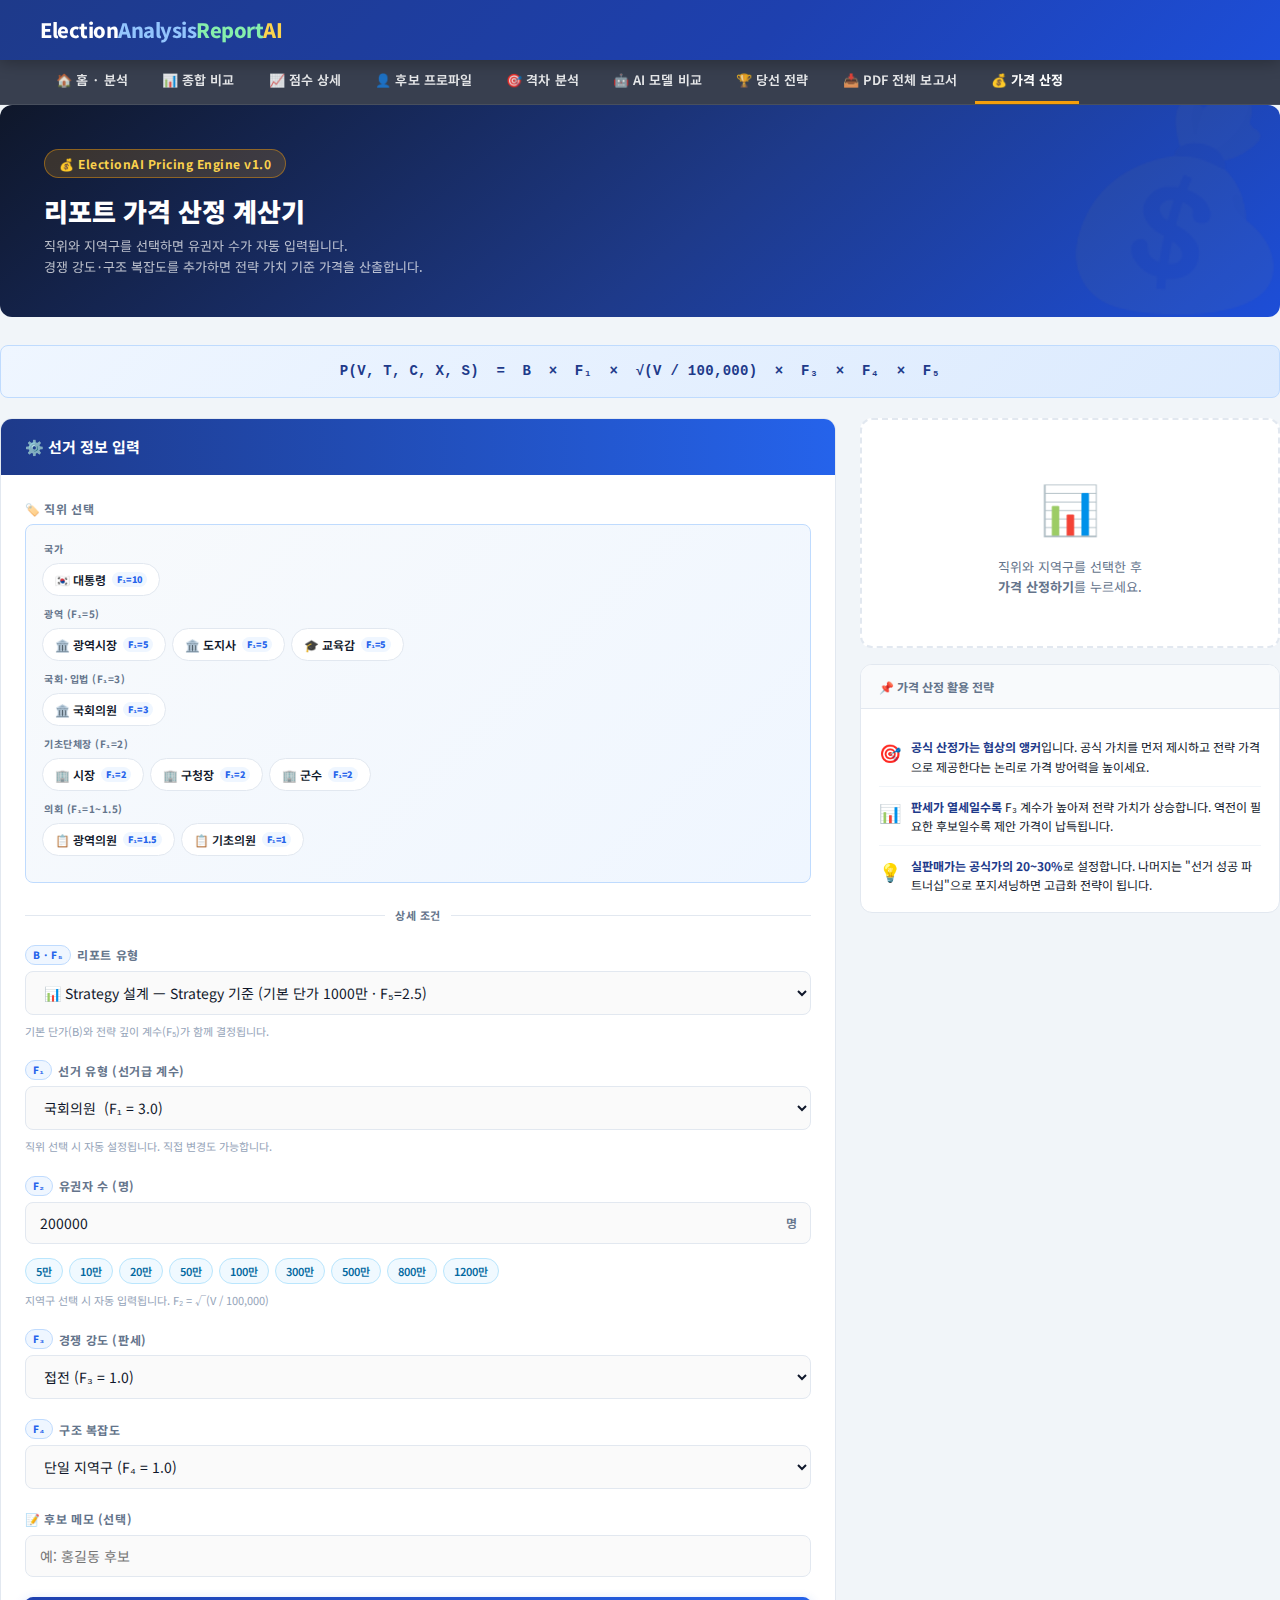
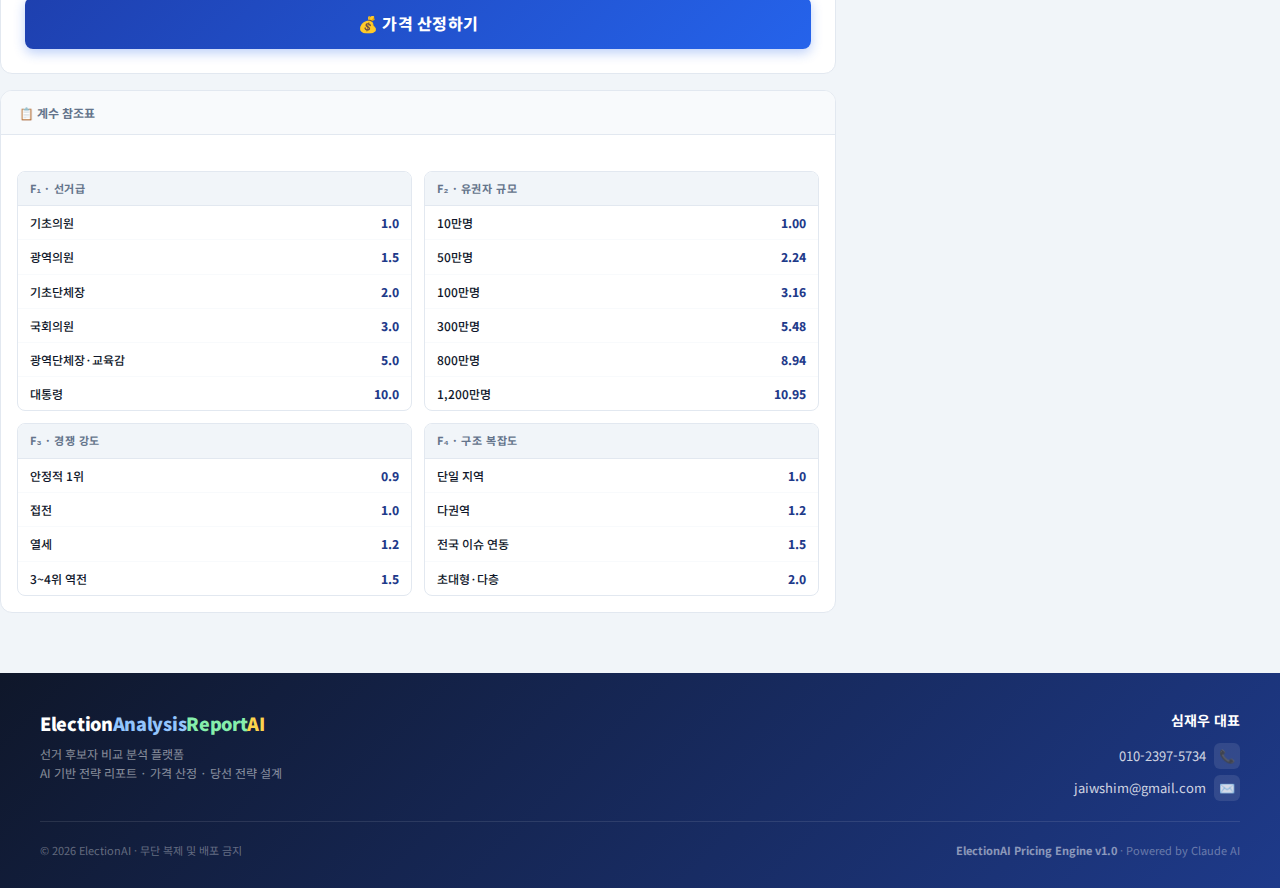
<file: report_pricing.html>
<!DOCTYPE html>
<html lang="ko">
<head>
<meta charset="UTF-8">
<meta name="viewport" content="width=device-width,initial-scale=1">
<title>리포트 가격 산정 · ElectionAI</title>
<link rel="stylesheet" href="css/style.css">
<style>
/* ── 히어로 배너 ── */
.pricing-hero {
  background: linear-gradient(140deg, #0f172a 0%, #1e3a8a 55%, #1d4ed8 100%);
  color: white; border-radius: var(--radius); padding: 44px 44px 40px;
  position: relative; overflow: hidden; margin-bottom: 28px;
}
.pricing-hero::before {
  content: '💰'; font-size: 200px; opacity: .04;
  position: absolute; right: -20px; top: -20px; line-height: 1;
}
.pricing-badge {
  display: inline-block; background: rgba(245,158,11,.18);
  border: 1px solid rgba(245,158,11,.45); color: #fcd34d;
  padding: 4px 14px; border-radius: 20px;
  font-size: 12px; font-weight: 700; margin-bottom: 16px; letter-spacing: .5px;
}
.pricing-hero h1 { font-size: 26px; font-weight: 900; line-height: 1.3; margin-bottom: 8px; }
.pricing-hero .sub { font-size: 13px; opacity: .7; }

/* ── 레이아웃 ── */
.pricing-layout {
  display: grid; grid-template-columns: 1fr 420px; gap: 24px; align-items: start;
}
@media (max-width: 900px) { .pricing-layout { grid-template-columns: 1fr; } }

/* ── 입력 패널 ── */
.input-panel {
  background: white; border-radius: var(--radius);
  border: 1px solid var(--border); overflow: hidden;
}
.panel-header {
  background: linear-gradient(90deg, #1e3a8a, #2563eb);
  color: white; padding: 16px 24px;
  font-size: 15px; font-weight: 700; display: flex; align-items: center; gap: 8px;
}
.panel-body { padding: 24px; display: flex; flex-direction: column; gap: 20px; }

.field-group { display: flex; flex-direction: column; gap: 6px; }
.field-label {
  font-size: 12px; font-weight: 700; color: var(--text-muted);
  text-transform: uppercase; letter-spacing: .6px;
  display: flex; align-items: center; gap: 6px;
}
.field-badge {
  background: #eff6ff; color: #2563eb; border: 1px solid #bfdbfe;
  font-size: 10px; font-weight: 800; padding: 1px 7px; border-radius: 10px;
}
.field-desc { font-size: 11px; color: var(--text-light); margin-top: 2px; }

select, input[type=number], input[type=text] {
  width: 100%; padding: 10px 14px;
  border: 1.5px solid var(--border); border-radius: var(--radius-sm);
  font-size: 14px; font-family: 'Noto Sans KR', sans-serif;
  color: var(--text); background: #fafafa;
  transition: border-color .2s, box-shadow .2s; appearance: auto;
}
select:focus, input:focus {
  outline: none; border-color: #2563eb;
  box-shadow: 0 0 0 3px rgba(37,99,235,.1); background: white;
}
input[readonly] {
  background: #f0fdf4; border-color: #86efac; color: #166534; font-weight: 700;
}

/* ── 직위 선택 그리드 ── */
.position-section {
  background: linear-gradient(135deg, #f8fafc, #eff6ff);
  border: 1.5px solid #bfdbfe; border-radius: var(--radius-sm);
  padding: 16px; margin-bottom: 4px;
}
.position-section-title {
  font-size: 11px; font-weight: 800; color: #1e3a8a;
  text-transform: uppercase; letter-spacing: .8px;
  margin-bottom: 12px; display: flex; align-items: center; gap: 6px;
}
.position-tier {
  margin-bottom: 10px;
}
.position-tier-label {
  font-size: 10px; font-weight: 700; color: var(--text-muted);
  text-transform: uppercase; letter-spacing: .5px;
  margin-bottom: 6px; padding-left: 2px;
}
.position-grid {
  display: flex; flex-wrap: wrap; gap: 6px;
}
.pos-btn {
  display: flex; align-items: center; gap: 6px;
  padding: 7px 12px; border-radius: 20px;
  border: 1.5px solid var(--border);
  background: white; cursor: pointer;
  font-family: 'Noto Sans KR', sans-serif;
  font-size: 12px; font-weight: 600; color: var(--text);
  transition: all .15s; white-space: nowrap;
}
.pos-btn:hover { border-color: #2563eb; background: #eff6ff; color: #1e3a8a; }
.pos-btn.active {
  border-color: #2563eb; background: #1e3a8a; color: white;
  box-shadow: 0 2px 8px rgba(30,58,138,.3);
}
.pos-btn .pos-f1 {
  background: rgba(255,255,255,.2); font-size: 9px; font-weight: 900;
  padding: 1px 5px; border-radius: 8px; letter-spacing: .3px;
}
.pos-btn:not(.active) .pos-f1 {
  background: #eff6ff; color: #2563eb;
}

/* ── 선택 결과 표시 ── */
.selection-chip {
  display: inline-flex; align-items: center; gap: 6px;
  background: #dcfce7; border: 1px solid #86efac;
  color: #166534; padding: 6px 12px; border-radius: 20px;
  font-size: 12px; font-weight: 700;
}
.selection-chips { display: flex; flex-wrap: wrap; gap: 6px; }

/* ── 구분선 ── */
.section-divider {
  display: flex; align-items: center; gap: 10px;
  color: var(--text-muted); font-size: 11px; font-weight: 700;
  text-transform: uppercase; letter-spacing: .6px;
}
.section-divider::before, .section-divider::after {
  content: ''; flex: 1; height: 1px; background: var(--border);
}

.voter-input-wrap { position: relative; }
.voter-input-wrap input { padding-right: 50px; }
.voter-unit {
  position: absolute; right: 14px; top: 50%;
  transform: translateY(-50%);
  font-size: 12px; color: var(--text-muted); font-weight: 600;
  pointer-events: none;
}

.voter-quick { display: flex; flex-wrap: wrap; gap: 6px; margin-top: 8px; }
.voter-quick button {
  background: #f0f9ff; border: 1px solid #bae6fd; color: #0369a1;
  padding: 4px 10px; border-radius: 20px;
  font-size: 11px; font-weight: 600; cursor: pointer;
  font-family: 'Noto Sans KR', sans-serif; transition: all .15s;
}
.voter-quick button:hover { background: #0369a1; color: white; border-color: #0369a1; }

.calc-btn {
  width: 100%; padding: 14px;
  background: linear-gradient(135deg, #1e40af, #2563eb);
  color: white; border: none; border-radius: var(--radius-sm);
  font-size: 16px; font-weight: 800;
  font-family: 'Noto Sans KR', sans-serif;
  cursor: pointer; letter-spacing: .3px;
  transition: all .2s; box-shadow: 0 4px 12px rgba(37,99,235,.3);
}
.calc-btn:hover { transform: translateY(-1px); box-shadow: 0 6px 18px rgba(37,99,235,.4); }
.calc-btn:active { transform: translateY(0); }

/* ── 결과 패널 ── */
.result-panel { display: flex; flex-direction: column; gap: 16px; }

.result-main {
  background: linear-gradient(140deg, #0f172a 0%, #1e3a8a 60%, #1d4ed8 100%);
  color: white; border-radius: var(--radius); padding: 28px 28px 24px;
  text-align: center; position: relative; overflow: hidden;
}
.result-main::after {
  content: '₩'; font-size: 180px; font-weight: 900; opacity: .04;
  position: absolute; right: -10px; bottom: -30px; line-height: 1;
  font-family: sans-serif;
}
.result-label { font-size: 11px; opacity: .6; text-transform: uppercase; letter-spacing: 1px; margin-bottom: 6px; }
.result-formula-label {
  background: rgba(245,158,11,.15); border: 1px solid rgba(245,158,11,.35);
  color: #fcd34d; font-size: 11px; font-weight: 700;
  padding: 3px 12px; border-radius: 20px; display: inline-block; margin-bottom: 16px;
}
.result-price-official {
  font-size: 36px; font-weight: 900; line-height: 1.1; margin-bottom: 4px; letter-spacing: -1px;
}
.result-note { font-size: 11px; opacity: .5; margin-top: 6px; }

.result-sale {
  background: white; border-radius: var(--radius); border: 2px solid #fbbf24; padding: 20px 24px;
}
.result-sale-header {
  display: flex; align-items: center; gap: 8px;
  font-size: 12px; font-weight: 700; color: var(--text-muted);
  text-transform: uppercase; letter-spacing: .6px; margin-bottom: 14px;
}
.sale-badge {
  background: #fef3c7; color: #b45309; border: 1px solid #fcd34d;
  font-size: 10px; font-weight: 800; padding: 2px 8px; border-radius: 10px;
}
.sale-range {
  display: flex; align-items: baseline; gap: 6px;
  font-size: 28px; font-weight: 900; color: #92400e; margin-bottom: 8px;
}
.sale-range .sep { font-size: 18px; color: var(--text-muted); font-weight: 400; }
.sale-discount {
  display: inline-block; background: #fef3c7; border: 1px solid #fcd34d;
  color: #b45309; font-size: 11px; font-weight: 700;
  padding: 2px 10px; border-radius: 12px; margin-bottom: 8px;
}
.sale-desc { font-size: 11px; color: var(--text-muted); line-height: 1.6; }

.formula-card { background: white; border-radius: var(--radius); border: 1px solid var(--border); overflow: hidden; }
.formula-card-header {
  background: #f8fafc; border-bottom: 1px solid var(--border);
  padding: 12px 18px; font-size: 12px; font-weight: 700;
  color: var(--text-muted); display: flex; align-items: center; gap: 6px;
}
.formula-eq {
  padding: 16px 18px; font-size: 13px; font-weight: 700; color: #1e3a8a;
  background: #eff6ff; border-bottom: 1px solid #bfdbfe;
  letter-spacing: .3px; font-family: monospace; line-height: 1.8;
}
.formula-rows { padding: 4px 0; }
.formula-row {
  display: flex; align-items: center; justify-content: space-between;
  padding: 10px 18px; border-bottom: 1px solid #f1f5f9; gap: 12px;
}
.formula-row:last-child { border-bottom: none; }
.formula-row-left { display: flex; align-items: center; gap: 10px; flex: 1; }
.formula-sym {
  width: 32px; height: 32px; border-radius: 8px;
  display: flex; align-items: center; justify-content: center;
  font-size: 11px; font-weight: 900; flex-shrink: 0; font-family: monospace;
}
.formula-row-name { font-size: 12px; font-weight: 600; }
.formula-row-desc { font-size: 11px; color: var(--text-muted); margin-top: 1px; }
.formula-row-val { font-size: 18px; font-weight: 900; min-width: 60px; text-align: right; }

.empty-result {
  background: white; border-radius: var(--radius);
  border: 2px dashed var(--border); padding: 48px 24px;
  text-align: center; color: var(--text-muted);
}
.empty-result .icon { font-size: 48px; margin-bottom: 12px; }
.empty-result p { font-size: 13px; }

.guide-card { background: white; border-radius: var(--radius); border: 1px solid var(--border); overflow: hidden; }
.guide-header {
  background: #f8fafc; border-bottom: 1px solid var(--border);
  padding: 12px 18px; font-size: 12px; font-weight: 700;
  color: var(--text-muted); display: flex; align-items: center; gap: 6px;
}
.guide-body { padding: 18px; }
.guide-tip {
  display: flex; gap: 10px; align-items: flex-start;
  padding: 10px 0; border-bottom: 1px solid #f1f5f9;
}
.guide-tip:last-child { border-bottom: none; padding-bottom: 0; }
.guide-tip-icon { font-size: 18px; flex-shrink: 0; margin-top: 1px; }
.guide-tip-text { font-size: 12px; line-height: 1.6; color: var(--text); }
.guide-tip-text strong { color: #1e3a8a; }

.formula-banner {
  background: linear-gradient(135deg, #eff6ff, #dbeafe);
  border: 1.5px solid #bfdbfe; border-radius: var(--radius-sm);
  padding: 14px 18px; margin-bottom: 20px;
  font-family: monospace; font-size: 14px; font-weight: 700;
  color: #1e3a8a; text-align: center; letter-spacing: .3px;
}

.coef-tables { display: grid; grid-template-columns: 1fr 1fr; gap: 12px; margin-top: 20px; }
@media (max-width: 600px) { .coef-tables { grid-template-columns: 1fr; } }
.coef-table { background: white; border-radius: var(--radius-sm); border: 1px solid var(--border); overflow: hidden; }
.coef-table-title {
  background: #f1f5f9; border-bottom: 1px solid var(--border);
  padding: 8px 12px; font-size: 11px; font-weight: 700; color: var(--text-muted);
  text-transform: uppercase; letter-spacing: .6px;
}
.coef-table table { width: 100%; border-collapse: collapse; }
.coef-table td { padding: 7px 12px; font-size: 12px; border-bottom: 1px solid #f8fafc; }
.coef-table tr:last-child td { border-bottom: none; }
.coef-table td:last-child { font-weight: 800; color: #1e3a8a; text-align: right; }
</style>
</head>
<body>

<header class="app-header">
  <div class="header-inner">
    <div class="header-logo">Election<span class="logo-analysis">Analysis</span><span class="logo-report">Report</span><span class="logo-ai">AI</span></div>
    <div class="header-subtitle" id="header-date"></div>
  </div>
</header>
<nav class="main-nav"><div class="nav-inner" id="main-nav"></div></nav>

<main class="main-content">
<div id="page-content">

  <div class="pricing-hero">
    <div class="pricing-badge">💰 ElectionAI Pricing Engine v1.0</div>
    <h1>리포트 가격 산정 계산기</h1>
    <p class="sub">직위와 지역구를 선택하면 유권자 수가 자동 입력됩니다.<br>경쟁 강도·구조 복잡도를 추가하면 전략 가치 기준 가격을 산출합니다.</p>
  </div>

  <div class="formula-banner">
    P(V, T, C, X, S) &nbsp;=&nbsp; B &nbsp;×&nbsp; F₁ &nbsp;×&nbsp; √(V / 100,000) &nbsp;×&nbsp; F₃ &nbsp;×&nbsp; F₄ &nbsp;×&nbsp; F₅
  </div>

  <div class="pricing-layout">

    <!-- 좌: 입력 패널 -->
    <div>
      <div class="input-panel">
        <div class="panel-header">⚙️ 선거 정보 입력</div>
        <div class="panel-body">

          <!-- ① 직위 선택 -->
          <div class="field-group">
            <div class="field-label">🏷️ 직위 선택</div>
            <div class="position-section">
              <div id="position-buttons"></div>
            </div>
          </div>

          <!-- ② 광역시도 선택 -->
          <div class="field-group" id="fg-metro" style="display:none">
            <div class="field-label">📍 광역시도</div>
            <select id="sel-metro" onchange="onMetroChange()">
              <option value="">-- 광역시도 선택 --</option>
            </select>
          </div>

          <!-- ③ 시군구/선거구 선택 -->
          <div class="field-group" id="fg-sub" style="display:none">
            <div class="field-label" id="sub-label">🗺️ 시군구 / 선거구</div>
            <select id="sel-sub" onchange="onSubChange()">
              <option value="">-- 선택 --</option>
            </select>
            <div class="field-desc" id="sub-desc"></div>
          </div>

          <!-- 선택 결과 칩 -->
          <div id="selection-chips" style="display:none">
            <div class="selection-chips" id="chips-inner"></div>
          </div>

          <div class="section-divider">상세 조건</div>

          <!-- 리포트 유형 -->
          <div class="field-group">
            <div class="field-label"><span class="field-badge">B · F₅</span> 리포트 유형</div>
            <select id="sel-report">
              <option value="basic_1">📄 Basic 분석 (기본 단가 300만 · F₅=1.0)</option>
              <option value="basic_2_5">📊 Strategy 설계 (기본 단가 300만 · F₅=2.5)</option>
              <option value="basic_4">⭐ Premium 실행 포함 (기본 단가 300만 · F₅=4.0)</option>
              <option value="strat_1">📄 Basic 분석 — Strategy 기준 (기본 단가 1000만 · F₅=1.0)</option>
              <option value="strat_2_5" selected>📊 Strategy 설계 — Strategy 기준 (기본 단가 1000만 · F₅=2.5)</option>
              <option value="strat_4">⭐ Premium 실행 포함 — Strategy 기준 (기본 단가 1000만 · F₅=4.0)</option>
            </select>
            <div class="field-desc">기본 단가(B)와 전략 깊이 계수(F₅)가 함께 결정됩니다.</div>
          </div>

          <!-- 선거급 계수 -->
          <div class="field-group">
            <div class="field-label"><span class="field-badge">F₁</span> 선거 유형 (선거급 계수)</div>
            <select id="sel-tier">
              <option value="1.0">기초의원 &nbsp;(F₁ = 1.0)</option>
              <option value="1.5">광역의원 &nbsp;(F₁ = 1.5)</option>
              <option value="2.0">기초단체장 (F₁ = 2.0)</option>
              <option value="3.0" selected>국회의원 &nbsp;(F₁ = 3.0)</option>
              <option value="5.0">광역단체장·교육감 (F₁ = 5.0)</option>
              <option value="10.0">대통령급 &nbsp;(F₁ = 10.0)</option>
            </select>
            <div class="field-desc">직위 선택 시 자동 설정됩니다. 직접 변경도 가능합니다.</div>
          </div>

          <!-- 유권자 수 -->
          <div class="field-group">
            <div class="field-label"><span class="field-badge">F₂</span> 유권자 수 (명)</div>
            <div class="voter-input-wrap">
              <input type="number" id="inp-voters" value="200000" min="1000" step="10000">
              <span class="voter-unit">명</span>
            </div>
            <div class="voter-quick">
              <button onclick="setVoters(50000)">5만</button>
              <button onclick="setVoters(100000)">10만</button>
              <button onclick="setVoters(200000)">20만</button>
              <button onclick="setVoters(500000)">50만</button>
              <button onclick="setVoters(1000000)">100만</button>
              <button onclick="setVoters(3000000)">300만</button>
              <button onclick="setVoters(5000000)">500만</button>
              <button onclick="setVoters(8000000)">800만</button>
              <button onclick="setVoters(12000000)">1200만</button>
            </div>
            <div class="field-desc">지역구 선택 시 자동 입력됩니다. F₂ = √(V / 100,000)</div>
          </div>

          <!-- 경쟁 강도 -->
          <div class="field-group">
            <div class="field-label"><span class="field-badge">F₃</span> 경쟁 강도 (판세)</div>
            <select id="sel-competition">
              <option value="0.9">안정적 1위 (F₃ = 0.9)</option>
              <option value="1.0" selected>접전 (F₃ = 1.0)</option>
              <option value="1.2">열세 (F₃ = 1.2)</option>
              <option value="1.5">3~4위 역전 (F₃ = 1.5)</option>
            </select>
          </div>

          <!-- 구조 복잡도 -->
          <div class="field-group">
            <div class="field-label"><span class="field-badge">F₄</span> 구조 복잡도</div>
            <select id="sel-complexity">
              <option value="1.0" selected>단일 지역구 (F₄ = 1.0)</option>
              <option value="1.2">다권역 (F₄ = 1.2)</option>
              <option value="1.5">정당 전국 이슈 연동 (F₄ = 1.5)</option>
              <option value="2.0">초대형·다층 구조 (F₄ = 2.0)</option>
            </select>
          </div>

          <!-- 후보 메모 -->
          <div class="field-group">
            <div class="field-label">📝 후보 메모 (선택)</div>
            <input type="text" id="inp-memo" placeholder="예: 홍길동 후보" maxlength="40">
          </div>

          <button class="calc-btn" onclick="calculate()">💰 가격 산정하기</button>

        </div>
      </div>

      <!-- 계수 참조표 -->
      <div style="margin-top:16px;">
        <div class="formula-card">
          <div class="formula-card-header">📋 계수 참조표</div>
          <div style="padding:16px;">
            <div class="coef-tables">
              <div class="coef-table">
                <div class="coef-table-title">F₁ · 선거급</div>
                <table>
                  <tr><td>기초의원</td><td>1.0</td></tr>
                  <tr><td>광역의원</td><td>1.5</td></tr>
                  <tr><td>기초단체장</td><td>2.0</td></tr>
                  <tr><td>국회의원</td><td>3.0</td></tr>
                  <tr><td>광역단체장·교육감</td><td>5.0</td></tr>
                  <tr><td>대통령</td><td>10.0</td></tr>
                </table>
              </div>
              <div class="coef-table">
                <div class="coef-table-title">F₂ · 유권자 규모</div>
                <table>
                  <tr><td>10만명</td><td>1.00</td></tr>
                  <tr><td>50만명</td><td>2.24</td></tr>
                  <tr><td>100만명</td><td>3.16</td></tr>
                  <tr><td>300만명</td><td>5.48</td></tr>
                  <tr><td>800만명</td><td>8.94</td></tr>
                  <tr><td>1,200만명</td><td>10.95</td></tr>
                </table>
              </div>
              <div class="coef-table">
                <div class="coef-table-title">F₃ · 경쟁 강도</div>
                <table>
                  <tr><td>안정적 1위</td><td>0.9</td></tr>
                  <tr><td>접전</td><td>1.0</td></tr>
                  <tr><td>열세</td><td>1.2</td></tr>
                  <tr><td>3~4위 역전</td><td>1.5</td></tr>
                </table>
              </div>
              <div class="coef-table">
                <div class="coef-table-title">F₄ · 구조 복잡도</div>
                <table>
                  <tr><td>단일 지역</td><td>1.0</td></tr>
                  <tr><td>다권역</td><td>1.2</td></tr>
                  <tr><td>전국 이슈 연동</td><td>1.5</td></tr>
                  <tr><td>초대형·다층</td><td>2.0</td></tr>
                </table>
              </div>
            </div>
          </div>
        </div>
      </div>
    </div>

    <!-- 우: 결과 패널 -->
    <div class="result-panel" id="result-area">

      <div class="empty-result" id="empty-state">
        <div class="icon">📊</div>
        <p>직위와 지역구를 선택한 후<br><strong>가격 산정하기</strong>를 누르세요.</p>
      </div>

      <div id="result-content" style="display:none; flex-direction:column; gap:16px;">
        <div class="result-main">
          <div class="result-formula-label">📐 ElectionAI Pricing Engine</div>
          <div id="res-memo" style="font-size:13px;opacity:.65;margin-bottom:10px;"></div>
          <div class="result-label">공식 산정 전략 자산 가치</div>
          <div class="result-price-official" id="res-official">-</div>
          <div class="result-note">※ 이 가격은 전략 가치 산정 기준입니다</div>
        </div>

        <div class="result-sale">
          <div class="result-sale-header">
            <span>💼 실제 판매 권장가</span>
            <span class="sale-badge">전략 가격</span>
          </div>
          <div class="sale-range">
            <span id="res-sale-low">-</span>
            <span class="sep">~</span>
            <span id="res-sale-high">-</span>
          </div>
          <div class="sale-discount" id="res-discount-pct">-</div>
          <div class="sale-desc" id="res-sale-desc"></div>
        </div>

        <div class="formula-card">
          <div class="formula-card-header">🔢 공식 분해 상세</div>
          <div class="formula-eq" id="res-formula-eq">-</div>
          <div class="formula-rows" id="res-formula-rows"></div>
        </div>

        <div class="guide-card">
          <div class="guide-header">💬 후보 제안 멘트</div>
          <div class="guide-body">
            <div style="background:#f8fafc;border:1px solid var(--border);border-radius:8px;padding:14px;font-size:12px;line-height:1.9;color:#1e3a8a;" id="res-pitch"></div>
          </div>
        </div>
      </div>

      <div class="guide-card">
        <div class="guide-header">📌 가격 산정 활용 전략</div>
        <div class="guide-body">
          <div class="guide-tip">
            <div class="guide-tip-icon">🎯</div>
            <div class="guide-tip-text"><strong>공식 산정가는 협상의 앵커</strong>입니다. 공식 가치를 먼저 제시하고 전략 가격으로 제공한다는 논리로 가격 방어력을 높이세요.</div>
          </div>
          <div class="guide-tip">
            <div class="guide-tip-icon">📊</div>
            <div class="guide-tip-text"><strong>판세가 열세일수록</strong> F₃ 계수가 높아져 전략 가치가 상승합니다. 역전이 필요한 후보일수록 제안 가격이 납득됩니다.</div>
          </div>
          <div class="guide-tip">
            <div class="guide-tip-icon">💡</div>
            <div class="guide-tip-text"><strong>실판매가는 공식가의 20~30%</strong>로 설정합니다. 나머지는 "선거 성공 파트너십"으로 포지셔닝하면 고급화 전략이 됩니다.</div>
          </div>
        </div>
      </div>
    </div>
  </div>
</div>
</main>

<script src="js/shared.js"></script>
<script>
// ════════════════════════════════════════════════
// 직위 데이터
// ════════════════════════════════════════════════
const POSITION_TYPES = [
  { id:'president',   label:'대통령',    icon:'🇰🇷', f1:10, tierVal:'10.0', level:'national' },
  { id:'metro_mayor', label:'광역시장',  icon:'🏛️',  f1:5,  tierVal:'5.0',  level:'metro',    sub:'특별시장·광역시장' },
  { id:'governor',    label:'도지사',    icon:'🏛️',  f1:5,  tierVal:'5.0',  level:'metro',    sub:'도지사·특별자치도지사' },
  { id:'education',   label:'교육감',    icon:'🎓',  f1:5,  tierVal:'5.0',  level:'metro' },
  { id:'natl_asm',    label:'국회의원',  icon:'🏛️',  f1:3,  tierVal:'3.0',  level:'assembly' },
  { id:'sijang',      label:'시장',      icon:'🏢',  f1:2,  tierVal:'2.0',  level:'basic',    sub:'기초 시장' },
  { id:'gucheong',    label:'구청장',    icon:'🏢',  f1:2,  tierVal:'2.0',  level:'basic',    sub:'자치구청장' },
  { id:'gunsu',       label:'군수',      icon:'🏢',  f1:2,  tierVal:'2.0',  level:'basic' },
  { id:'metro_cncl',  label:'광역의원',  icon:'📋',  f1:1.5,tierVal:'1.5',  level:'metro_council' },
  { id:'basic_cncl',  label:'기초의원',  icon:'📋',  f1:1.0,tierVal:'1.0',  level:'basic_council' },
];

const TIER_GROUPS = [
  { label:'국가', ids:['president'] },
  { label:'광역 (F₁=5)', ids:['metro_mayor','governor','education'] },
  { label:'국회·입법 (F₁=3)', ids:['natl_asm'] },
  { label:'기초단체장 (F₁=2)', ids:['sijang','gucheong','gunsu'] },
  { label:'의회 (F₁=1~1.5)', ids:['metro_cncl','basic_cncl'] },
];

// ════════════════════════════════════════════════
// 광역시도 데이터
// ════════════════════════════════════════════════
const METRO_REGIONS = [
  { id:'seoul',    name:'서울특별시',      voters:8326817 },
  { id:'busan',    name:'부산광역시',      voters:2914802 },
  { id:'daegu',    name:'대구광역시',      voters:2009781 },
  { id:'incheon',  name:'인천광역시',      voters:2447871 },
  { id:'gwangju',  name:'광주광역시',      voters:1168007 },
  { id:'daejeon',  name:'대전광역시',      voters:1195388 },
  { id:'ulsan',    name:'울산광역시',      voters:916421  },
  { id:'sejong',   name:'세종특별자치시',  voters:281424  },
  { id:'gyeonggi', name:'경기도',          voters:11047338},
  { id:'gangwon',  name:'강원특별자치도',  voters:1276867 },
  { id:'chungbuk', name:'충청북도',        voters:1274578 },
  { id:'chungnam', name:'충청남도',        voters:1706048 },
  { id:'jeonbuk',  name:'전북특별자치도',  voters:1478021 },
  { id:'jeonnam',  name:'전라남도',        voters:1478912 },
  { id:'gyeongbuk',name:'경상북도',        voters:2177178 },
  { id:'gyeongnam',name:'경상남도',        voters:2680892 },
  { id:'jeju',     name:'제주특별자치도',  voters:550002  },
];

// ════════════════════════════════════════════════
// 기초자치단체 데이터 (시장·구청장·군수)
// ════════════════════════════════════════════════
const BASIC_DISTRICTS = {
  seoul:[
    {name:'종로구',type:'구청장',voters:128000},{name:'중구',type:'구청장',voters:110000},
    {name:'용산구',type:'구청장',voters:210000},{name:'성동구',type:'구청장',voters:255000},
    {name:'광진구',type:'구청장',voters:315000},{name:'동대문구',type:'구청장',voters:302000},
    {name:'중랑구',type:'구청장',voters:343000},{name:'성북구',type:'구청장',voters:374000},
    {name:'강북구',type:'구청장',voters:280000},{name:'도봉구',type:'구청장',voters:274000},
    {name:'노원구',type:'구청장',voters:455000},{name:'은평구',type:'구청장',voters:403000},
    {name:'서대문구',type:'구청장',voters:263000},{name:'마포구',type:'구청장',voters:333000},
    {name:'양천구',type:'구청장',voters:384000},{name:'강서구',type:'구청장',voters:492000},
    {name:'구로구',type:'구청장',voters:363000},{name:'금천구',type:'구청장',voters:210000},
    {name:'영등포구',type:'구청장',voters:345000},{name:'동작구',type:'구청장',voters:325000},
    {name:'관악구',type:'구청장',voters:414000},{name:'서초구',type:'구청장',voters:390000},
    {name:'강남구',type:'구청장',voters:483000},{name:'송파구',type:'구청장',voters:573000},
    {name:'강동구',type:'구청장',voters:375000},
  ],
  busan:[
    {name:'중구',type:'구청장',voters:52000},{name:'서구',type:'구청장',voters:90000},
    {name:'동구',type:'구청장',voters:82000},{name:'영도구',type:'구청장',voters:98000},
    {name:'부산진구',type:'구청장',voters:330000},{name:'동래구',type:'구청장',voters:233000},
    {name:'남구',type:'구청장',voters:233000},{name:'북구',type:'구청장',voters:263000},
    {name:'해운대구',type:'구청장',voters:373000},{name:'사하구',type:'구청장',voters:273000},
    {name:'금정구',type:'구청장',voters:214000},{name:'강서구',type:'구청장',voters:132000},
    {name:'연제구',type:'구청장',voters:172000},{name:'수영구',type:'구청장',voters:174000},
    {name:'사상구',type:'구청장',voters:210000},{name:'기장군',type:'군수',voters:152000},
  ],
  daegu:[
    {name:'중구',type:'구청장',voters:68000},{name:'동구',type:'구청장',voters:365000},
    {name:'서구',type:'구청장',voters:152000},{name:'남구',type:'구청장',voters:148000},
    {name:'북구',type:'구청장',voters:392000},{name:'수성구',type:'구청장',voters:363000},
    {name:'달서구',type:'구청장',voters:493000},{name:'달성군',type:'군수',voters:197000},
  ],
  incheon:[
    {name:'중구',type:'구청장',voters:101000},{name:'동구',type:'구청장',voters:60000},
    {name:'미추홀구',type:'구청장',voters:367000},{name:'연수구',type:'구청장',voters:303000},
    {name:'남동구',type:'구청장',voters:443000},{name:'부평구',type:'구청장',voters:468000},
    {name:'계양구',type:'구청장',voters:246000},{name:'서구',type:'구청장',voters:493000},
    {name:'강화군',type:'군수',voters:55000},{name:'옹진군',type:'군수',voters:18000},
  ],
  gwangju:[
    {name:'동구',type:'구청장',voters:88000},{name:'서구',type:'구청장',voters:271000},
    {name:'남구',type:'구청장',voters:193000},{name:'북구',type:'구청장',voters:417000},
    {name:'광산구',type:'구청장',voters:373000},
  ],
  daejeon:[
    {name:'동구',type:'구청장',voters:198000},{name:'중구',type:'구청장',voters:212000},
    {name:'서구',type:'구청장',voters:438000},{name:'유성구',type:'구청장',voters:308000},
    {name:'대덕구',type:'구청장',voters:175000},
  ],
  ulsan:[
    {name:'중구',type:'구청장',voters:195000},{name:'남구',type:'구청장',voters:283000},
    {name:'동구',type:'구청장',voters:153000},{name:'북구',type:'구청장',voters:172000},
    {name:'울주군',type:'군수',voters:192000},
  ],
  sejong:[], // 기초자치단체 없음
  gyeonggi:[
    {name:'수원시',type:'시장',voters:1060000},{name:'성남시',type:'시장',voters:800000},
    {name:'의정부시',type:'시장',voters:430000},{name:'안양시',type:'시장',voters:520000},
    {name:'부천시',type:'시장',voters:770000},{name:'광명시',type:'시장',voters:280000},
    {name:'평택시',type:'시장',voters:470000},{name:'동두천시',type:'시장',voters:80000},
    {name:'안산시',type:'시장',voters:630000},{name:'고양시',type:'시장',voters:930000},
    {name:'과천시',type:'시장',voters:65000},{name:'구리시',type:'시장',voters:170000},
    {name:'남양주시',type:'시장',voters:630000},{name:'오산시',type:'시장',voters:190000},
    {name:'시흥시',type:'시장',voters:440000},{name:'군포시',type:'시장',voters:250000},
    {name:'의왕시',type:'시장',voters:140000},{name:'하남시',type:'시장',voters:230000},
    {name:'용인시',type:'시장',voters:920000},{name:'파주시',type:'시장',voters:400000},
    {name:'이천시',type:'시장',voters:210000},{name:'안성시',type:'시장',voters:150000},
    {name:'김포시',type:'시장',voters:430000},{name:'화성시',type:'시장',voters:620000},
    {name:'광주시',type:'시장',voters:320000},{name:'양주시',type:'시장',voters:200000},
    {name:'포천시',type:'시장',voters:130000},{name:'여주시',type:'시장',voters:100000},
    {name:'양평군',type:'군수',voters:100000},{name:'가평군',type:'군수',voters:60000},
    {name:'연천군',type:'군수',voters:40000},
  ],
  gangwon:[
    {name:'춘천시',type:'시장',voters:240000},{name:'원주시',type:'시장',voters:330000},
    {name:'강릉시',type:'시장',voters:200000},{name:'동해시',type:'시장',voters:85000},
    {name:'태백시',type:'시장',voters:40000},{name:'속초시',type:'시장',voters:70000},
    {name:'삼척시',type:'시장',voters:58000},{name:'홍천군',type:'군수',voters:55000},
    {name:'횡성군',type:'군수',voters:40000},{name:'영월군',type:'군수',voters:35000},
    {name:'평창군',type:'군수',voters:40000},{name:'정선군',type:'군수',voters:35000},
    {name:'철원군',type:'군수',voters:42000},{name:'화천군',type:'군수',voters:24000},
    {name:'양구군',type:'군수',voters:20000},{name:'인제군',type:'군수',voters:28000},
    {name:'고성군',type:'군수',voters:25000},{name:'양양군',type:'군수',voters:26000},
  ],
  chungbuk:[
    {name:'청주시',type:'시장',voters:660000},{name:'충주시',type:'시장',voters:190000},
    {name:'제천시',type:'시장',voters:120000},{name:'보은군',type:'군수',voters:30000},
    {name:'옥천군',type:'군수',voters:45000},{name:'영동군',type:'군수',voters:38000},
    {name:'증평군',type:'군수',voters:33000},{name:'진천군',type:'군수',voters:75000},
    {name:'괴산군',type:'군수',voters:32000},{name:'음성군',type:'군수',voters:80000},
    {name:'단양군',type:'군수',voters:26000},
  ],
  chungnam:[
    {name:'천안시',type:'시장',voters:500000},{name:'공주시',type:'시장',voters:95000},
    {name:'보령시',type:'시장',voters:80000},{name:'아산시',type:'시장',voters:280000},
    {name:'서산시',type:'시장',voters:135000},{name:'논산시',type:'시장',voters:100000},
    {name:'계룡시',type:'시장',voters:40000},{name:'당진시',type:'시장',voters:130000},
    {name:'금산군',type:'군수',voters:48000},{name:'부여군',type:'군수',voters:55000},
    {name:'서천군',type:'군수',voters:45000},{name:'청양군',type:'군수',voters:27000},
    {name:'홍성군',type:'군수',voters:80000},{name:'예산군',type:'군수',voters:65000},
    {name:'태안군',type:'군수',voters:55000},
  ],
  jeonbuk:[
    {name:'전주시',type:'시장',voters:540000},{name:'군산시',type:'시장',voters:225000},
    {name:'익산시',type:'시장',voters:245000},{name:'정읍시',type:'시장',voters:100000},
    {name:'남원시',type:'시장',voters:70000},{name:'김제시',type:'시장',voters:80000},
    {name:'완주군',type:'군수',voters:80000},{name:'진안군',type:'군수',voters:22000},
    {name:'무주군',type:'군수',voters:22000},{name:'장수군',type:'군수',voters:20000},
    {name:'임실군',type:'군수',voters:24000},{name:'순창군',type:'군수',voters:24000},
    {name:'고창군',type:'군수',voters:48000},{name:'부안군',type:'군수',voters:48000},
  ],
  jeonnam:[
    {name:'목포시',type:'시장',voters:195000},{name:'여수시',type:'시장',voters:235000},
    {name:'순천시',type:'시장',voters:245000},{name:'나주시',type:'시장',voters:90000},
    {name:'광양시',type:'시장',voters:130000},{name:'담양군',type:'군수',voters:43000},
    {name:'곡성군',type:'군수',voters:27000},{name:'구례군',type:'군수',voters:22000},
    {name:'고흥군',type:'군수',voters:55000},{name:'보성군',type:'군수',voters:38000},
    {name:'화순군',type:'군수',voters:55000},{name:'장흥군',type:'군수',voters:33000},
    {name:'강진군',type:'군수',voters:30000},{name:'해남군',type:'군수',voters:58000},
    {name:'영암군',type:'군수',voters:48000},{name:'무안군',type:'군수',voters:68000},
    {name:'함평군',type:'군수',voters:30000},{name:'영광군',type:'군수',voters:47000},
    {name:'장성군',type:'군수',voters:38000},{name:'완도군',type:'군수',voters:42000},
    {name:'진도군',type:'군수',voters:27000},{name:'신안군',type:'군수',voters:38000},
  ],
  gyeongbuk:[
    {name:'포항시',type:'시장',voters:430000},{name:'경주시',type:'시장',voters:200000},
    {name:'김천시',type:'시장',voters:115000},{name:'안동시',type:'시장',voters:145000},
    {name:'구미시',type:'시장',voters:340000},{name:'영주시',type:'시장',voters:95000},
    {name:'영천시',type:'시장',voters:88000},{name:'상주시',type:'시장',voters:85000},
    {name:'문경시',type:'시장',voters:62000},{name:'경산시',type:'시장',voters:235000},
    {name:'군위군',type:'군수',voters:22000},{name:'의성군',type:'군수',voters:45000},
    {name:'청송군',type:'군수',voters:23000},{name:'영양군',type:'군수',voters:15000},
    {name:'영덕군',type:'군수',voters:30000},{name:'청도군',type:'군수',voters:38000},
    {name:'고령군',type:'군수',voters:30000},{name:'성주군',type:'군수',voters:38000},
    {name:'칠곡군',type:'군수',voters:100000},{name:'예천군',type:'군수',voters:48000},
    {name:'봉화군',type:'군수',voters:28000},{name:'울진군',type:'군수',voters:43000},
    {name:'울릉군',type:'군수',voters:8000},
  ],
  gyeongnam:[
    {name:'창원시',type:'시장',voters:860000},{name:'진주시',type:'시장',voters:280000},
    {name:'통영시',type:'시장',voters:110000},{name:'사천시',type:'시장',voters:100000},
    {name:'김해시',type:'시장',voters:430000},{name:'밀양시',type:'시장',voters:95000},
    {name:'거제시',type:'시장',voters:195000},{name:'양산시',type:'시장',voters:275000},
    {name:'의령군',type:'군수',voters:25000},{name:'함안군',type:'군수',voters:63000},
    {name:'창녕군',type:'군수',voters:55000},{name:'고성군',type:'군수',voters:45000},
    {name:'남해군',type:'군수',voters:38000},{name:'하동군',type:'군수',voters:38000},
    {name:'산청군',type:'군수',voters:30000},{name:'함양군',type:'군수',voters:35000},
    {name:'거창군',type:'군수',voters:55000},{name:'합천군',type:'군수',voters:42000},
  ],
  jeju:[
    {name:'제주시',type:'시장',voters:368000},{name:'서귀포시',type:'시장',voters:155000},
  ],
};

// ════════════════════════════════════════════════
// 국회의원 지역구 데이터 (22대 총선 기준)
// ════════════════════════════════════════════════
const ASSEMBLY_DISTRICTS = {
  seoul:[
    {name:'종로',voters:132000},{name:'중·성동갑',voters:166000},{name:'중·성동을',voters:166000},
    {name:'용산',voters:218000},{name:'광진갑',voters:156000},{name:'광진을',voters:157000},
    {name:'동대문갑',voters:149000},{name:'동대문을',voters:150000},
    {name:'중랑갑',voters:168000},{name:'중랑을',voters:169000},
    {name:'성북갑',voters:183000},{name:'성북을',voters:185000},
    {name:'강북갑',voters:139000},{name:'강북을',voters:140000},
    {name:'도봉갑',voters:135000},{name:'도봉을',voters:136000},
    {name:'노원갑',voters:149000},{name:'노원을',voters:150000},{name:'노원병',voters:150000},
    {name:'은평갑',voters:200000},{name:'은평을',voters:200000},
    {name:'서대문갑',voters:130000},{name:'서대문을',voters:130000},
    {name:'마포갑',voters:168000},{name:'마포을',voters:165000},
    {name:'양천갑',voters:190000},{name:'양천을',voters:192000},
    {name:'강서갑',voters:163000},{name:'강서을',voters:163000},{name:'강서병',voters:163000},
    {name:'구로갑',voters:180000},{name:'구로을',voters:180000},
    {name:'금천',voters:210000},{name:'영등포갑',voters:173000},{name:'영등포을',voters:173000},
    {name:'동작갑',voters:163000},{name:'동작을',voters:163000},
    {name:'관악갑',voters:208000},{name:'관악을',voters:208000},
    {name:'서초갑',voters:196000},{name:'서초을',voters:196000},
    {name:'강남갑',voters:160000},{name:'강남을',voters:160000},{name:'강남병',voters:163000},
    {name:'송파갑',voters:191000},{name:'송파을',voters:191000},{name:'송파병',voters:192000},
    {name:'강동갑',voters:186000},{name:'강동을',voters:186000},
  ],
  busan:[
    {name:'중·영도',voters:148000},{name:'서·동',voters:170000},
    {name:'부산진갑',voters:163000},{name:'부산진을',voters:165000},
    {name:'동래',voters:230000},{name:'남갑',voters:115000},{name:'남을',voters:115000},
    {name:'북·강서갑',voters:195000},{name:'북·강서을',voters:195000},
    {name:'해운대갑',voters:185000},{name:'해운대을',voters:186000},
    {name:'사하갑',voters:137000},{name:'사하을',voters:137000},
    {name:'금정',voters:214000},{name:'연제',voters:172000},
    {name:'수영',voters:174000},{name:'사상',voters:210000},{name:'기장',voters:152000},
  ],
  daegu:[
    {name:'중남',voters:218000},{name:'동갑',voters:183000},{name:'동을',voters:183000},
    {name:'서',voters:153000},{name:'북갑',voters:196000},{name:'북을',voters:196000},
    {name:'수성갑',voters:180000},{name:'수성을',voters:183000},
    {name:'달서갑',voters:163000},{name:'달서을',voters:163000},{name:'달서병',voters:165000},
    {name:'달성',voters:197000},
  ],
  incheon:[
    {name:'계양갑',voters:123000},{name:'계양을',voters:123000},
    {name:'남동갑',voters:220000},{name:'남동을',voters:220000},
    {name:'미추홀갑',voters:183000},{name:'미추홀을',voters:183000},
    {name:'부평갑',voters:233000},{name:'부평을',voters:235000},
    {name:'서갑',voters:246000},{name:'서을',voters:246000},
    {name:'연수갑',voters:151000},{name:'연수을',voters:151000},
    {name:'중·강화·옹진',voters:172000},
  ],
  gwangju:[
    {name:'동남갑',voters:176000},{name:'동남을',voters:176000},
    {name:'서갑',voters:136000},{name:'서을',voters:136000},
    {name:'북갑',voters:208000},{name:'북을',voters:208000},
    {name:'광산갑',voters:188000},{name:'광산을',voters:186000},
  ],
  daejeon:[
    {name:'동구',voters:198000},{name:'중구',voters:212000},
    {name:'서갑',voters:218000},{name:'서을',voters:218000},
    {name:'유성갑',voters:153000},{name:'유성을',voters:153000},{name:'대덕',voters:175000},
  ],
  ulsan:[
    {name:'중구',voters:195000},{name:'남갑',voters:141000},{name:'남을',voters:141000},
    {name:'동구',voters:153000},{name:'북구',voters:172000},{name:'울주',voters:192000},
  ],
  sejong:[
    {name:'세종갑',voters:141000},{name:'세종을',voters:141000},
  ],
  gyeonggi:[
    {name:'고양갑',voters:153000},{name:'고양을',voters:153000},
    {name:'고양병',voters:153000},{name:'고양정',voters:153000},
    {name:'과천·의왕',voters:205000},{name:'광명갑',voters:140000},{name:'광명을',voters:140000},
    {name:'광주',voters:320000},{name:'구리',voters:170000},
    {name:'군포갑',voters:125000},{name:'군포을',voters:125000},
    {name:'김포갑',voters:215000},{name:'김포을',voters:215000},
    {name:'남양주갑',voters:210000},{name:'남양주을',voters:210000},{name:'남양주병',voters:210000},
    {name:'동두천·연천',voters:119000},
    {name:'부천갑',voters:192000},{name:'부천을',voters:192000},
    {name:'부천병',voters:192000},{name:'부천정',voters:192000},
    {name:'성남분당갑',voters:200000},{name:'성남분당을',voters:200000},
    {name:'성남수정',voters:200000},{name:'성남중원',voters:200000},
    {name:'수원갑',voters:212000},{name:'수원을',voters:212000},
    {name:'수원병',voters:212000},{name:'수원정',voters:212000},
    {name:'시흥갑',voters:220000},{name:'시흥을',voters:220000},
    {name:'안산갑',voters:210000},{name:'안산을',voters:210000},{name:'안산병',voters:210000},
    {name:'안성',voters:150000},{name:'안양동안갑',voters:130000},{name:'안양동안을',voters:130000},
    {name:'안양만안',voters:260000},{name:'양주·동두천',voters:280000},
    {name:'양평·가평',voters:160000},{name:'여주·양평',voters:200000},
    {name:'오산',voters:190000},{name:'용인갑',voters:230000},{name:'용인을',voters:230000},
    {name:'용인병',voters:230000},{name:'용인정',voters:230000},
    {name:'의정부갑',voters:215000},{name:'의정부을',voters:215000},
    {name:'이천',voters:210000},{name:'파주갑',voters:200000},{name:'파주을',voters:200000},
    {name:'평택갑',voters:235000},{name:'평택을',voters:235000},
    {name:'포천·가평',voters:190000},{name:'하남갑',voters:160000},{name:'하남을',voters:160000},
    {name:'화성갑',voters:207000},{name:'화성을',voters:207000},
    {name:'화성병',voters:207000},{name:'화성정',voters:207000},
  ],
  gangwon:[
    {name:'춘천갑',voters:120000},{name:'춘천을',voters:120000},
    {name:'원주갑',voters:165000},{name:'원주을',voters:165000},
    {name:'강릉',voters:200000},{name:'동해·태백·삼척·정선',voters:172000},
    {name:'속초·인제·고성·양양',voters:143000},
    {name:'홍천·횡성·영월·평창',voters:150000},
    {name:'철원·화천·양구·인제',voters:114000},
  ],
  chungbuk:[
    {name:'청주상당',voters:165000},{name:'청주서원',voters:165000},
    {name:'청주흥덕',voters:165000},{name:'청주청원',voters:165000},
    {name:'충주',voters:190000},{name:'제천·단양',voters:146000},
    {name:'보은·옥천·영동·괴산',voters:145000},
    {name:'증평·진천·음성',voters:188000},
  ],
  chungnam:[
    {name:'천안갑',voters:166000},{name:'천안을',voters:166000},{name:'천안병',voters:166000},
    {name:'공주·부여·청양',voters:173000},{name:'보령·서천',voters:125000},
    {name:'아산갑',voters:140000},{name:'아산을',voters:140000},
    {name:'서산·태안',voters:190000},{name:'논산·계룡·금산',voters:188000},
    {name:'당진',voters:130000},{name:'홍성·예산',voters:145000},
  ],
  jeonbuk:[
    {name:'전주갑',voters:180000},{name:'전주을',voters:180000},{name:'전주병',voters:180000},
    {name:'익산갑',voters:122000},{name:'익산을',voters:122000},
    {name:'군산',voters:225000},{name:'정읍·고창',voters:148000},
    {name:'남원·순창·임실·장수',voters:136000},
    {name:'완주·진안·무주',voters:122000},{name:'부안·김제',voters:128000},
  ],
  jeonnam:[
    {name:'목포',voters:195000},{name:'여수갑',voters:117000},{name:'여수을',voters:117000},
    {name:'순천·광양·곡성·구례갑',voters:187000},{name:'순천·광양·곡성·구례을',voters:187000},
    {name:'나주·화순',voters:145000},{name:'담양·함평·영광·장성',voters:148000},
    {name:'고흥·보성·장흥·강진',voters:148000},
    {name:'해남·완도·진도',voters:107000},{name:'무안·신안',voters:106000},
  ],
  gyeongbuk:[
    {name:'포항갑',voters:215000},{name:'포항을',voters:215000},
    {name:'경주',voters:200000},{name:'김천',voters:115000},
    {name:'안동·예천',voters:193000},{name:'구미갑',voters:170000},{name:'구미을',voters:170000},
    {name:'영주·영양·봉화·울진',voters:186000},
    {name:'영천·청도',voters:126000},{name:'상주·문경',voters:147000},
    {name:'경산',voters:235000},{name:'칠곡·군위·성주·고령',voters:190000},
    {name:'의성·청송·영덕·울릉',voters:96000},
  ],
  gyeongnam:[
    {name:'창원의창',voters:215000},{name:'창원성산',voters:215000},
    {name:'창원마산합포',voters:215000},{name:'창원마산회원',voters:215000},
    {name:'창원진해',voters:215000},
    {name:'진주갑',voters:140000},{name:'진주을',voters:140000},
    {name:'통영·고성',voters:155000},{name:'사천·남해·하동',voters:176000},
    {name:'김해갑',voters:215000},{name:'김해을',voters:215000},
    {name:'밀양·의령·함안·창녕',voters:183000},
    {name:'거제',voters:195000},{name:'양산갑',voters:138000},{name:'양산을',voters:138000},
    {name:'산청·함양·거창·합천',voters:162000},
  ],
  jeju:[
    {name:'제주갑',voters:183000},{name:'제주을',voters:183000},{name:'서귀포',voters:155000},
  ],
};

// ════════════════════════════════════════════════
// 상태 변수
// ════════════════════════════════════════════════
let selectedPosition = null;

// ════════════════════════════════════════════════
// 직위 버튼 렌더링
// ════════════════════════════════════════════════
function renderPositionButtons() {
  const container = document.getElementById('position-buttons');
  container.innerHTML = TIER_GROUPS.map(group => `
    <div class="position-tier">
      <div class="position-tier-label">${group.label}</div>
      <div class="position-grid">
        ${group.ids.map(id => {
          const p = POSITION_TYPES.find(x => x.id === id);
          return `<button class="pos-btn" id="pos-${p.id}" onclick="onPositionClick('${p.id}')">
            ${p.icon} ${p.label}
            <span class="pos-f1">F₁=${p.f1}</span>
          </button>`;
        }).join('')}
      </div>
    </div>
  `).join('');
}

// ════════════════════════════════════════════════
// 직위 클릭
// ════════════════════════════════════════════════
function onPositionClick(posId) {
  selectedPosition = POSITION_TYPES.find(p => p.id === posId);

  // 버튼 활성화
  document.querySelectorAll('.pos-btn').forEach(b => b.classList.remove('active'));
  document.getElementById('pos-' + posId).classList.add('active');

  // F₁ 자동 설정
  document.getElementById('sel-tier').value = selectedPosition.tierVal;

  const level = selectedPosition.level;

  // 대통령: 바로 완료
  if (level === 'national') {
    document.getElementById('inp-voters').value = 44247515;
    document.getElementById('inp-voters').removeAttribute('readonly');
    hideSub();
    hideMetro();
    updateMemo();
    showChips('대통령', null, null, 44247515);
    return;
  }

  // 광역/교육감: 광역시도만 선택
  if (level === 'metro' || level === 'metro_council') {
    showMetro();
    hideSub();
    populateMetro();
    return;
  }

  // 국회의원: 광역→선거구
  if (level === 'assembly') {
    showMetro();
    hideSub();
    populateMetro();
    return;
  }

  // 기초단체장/기초의원: 광역→시군구
  if (level === 'basic' || level === 'basic_council') {
    showMetro();
    hideSub();
    populateMetro();
    return;
  }
}

function showMetro() { document.getElementById('fg-metro').style.display = 'flex'; }
function hideMetro() { document.getElementById('fg-metro').style.display = 'none'; document.getElementById('sel-metro').value = ''; }
function showSub()   { document.getElementById('fg-sub').style.display = 'flex'; }
function hideSub()   { document.getElementById('fg-sub').style.display = 'none'; document.getElementById('sel-sub').value = ''; }

function populateMetro() {
  const sel = document.getElementById('sel-metro');
  const level = selectedPosition.level;

  // 광역시장: 광역시(특별시/광역시/특별자치시)만
  const metroOnlyIds = ['seoul','busan','daegu','incheon','gwangju','daejeon','ulsan','sejong'];
  // 도지사: 도 단위만
  const provinceIds  = ['gyeonggi','gangwon','chungbuk','chungnam','jeonbuk','jeonnam','gyeongbuk','gyeongnam','jeju'];

  let filtered = METRO_REGIONS;
  if (level === 'metro') {
    if (selectedPosition.id === 'metro_mayor') filtered = METRO_REGIONS.filter(r => metroOnlyIds.includes(r.id));
    else if (selectedPosition.id === 'governor') filtered = METRO_REGIONS.filter(r => provinceIds.includes(r.id));
    // 교육감: 전체 17개
  }

  sel.innerHTML = '<option value="">-- 광역시도 선택 --</option>' +
    filtered.map(r => `<option value="${r.id}" data-voters="${r.voters}">${r.name}</option>`).join('');
  sel.value = '';
}

// ════════════════════════════════════════════════
// 광역시도 선택
// ════════════════════════════════════════════════
function onMetroChange() {
  const sel   = document.getElementById('sel-metro');
  const metroId = sel.value;
  if (!metroId) { hideSub(); return; }

  const metroData = METRO_REGIONS.find(r => r.id === metroId);
  const level = selectedPosition.level;

  // 광역단체장·교육감·광역의원: 시도 자체가 선거구 → 바로 확정
  if (level === 'metro' || level === 'metro_council') {
    let voters = metroData.voters;
    if (level === 'metro_council') voters = Math.round(voters / 8); // 광역의원 선거구 평균 추정
    document.getElementById('inp-voters').value = voters;
    hideSub();
    updateMemo();
    showChips(selectedPosition.label, metroData.name, null, voters);
    if (level === 'metro_council') {
      document.getElementById('field-desc-voters')
      // note
    }
    return;
  }

  // 국회의원: 하위 선거구 선택
  if (level === 'assembly') {
    const list = ASSEMBLY_DISTRICTS[metroId] || [];
    if (!list.length) {
      document.getElementById('inp-voters').value = metroData.voters;
      hideSub(); showChips(selectedPosition.label, metroData.name, null, metroData.voters);
      return;
    }
    populateSub(list, '선거구', '선거구 선택');
    return;
  }

  // 기초단체장·기초의원
  if (level === 'basic' || level === 'basic_council') {
    const list = BASIC_DISTRICTS[metroId] || [];
    if (!list.length) {
      // 세종 등 기초 없음
      document.getElementById('inp-voters').value = metroData.voters;
      hideSub();
      showChips(selectedPosition.label, metroData.name, '(기초단체 없음)', metroData.voters);
      return;
    }
    // 직위별 필터링
    let filtered = list;
    if (selectedPosition.id === 'sijang')    filtered = list.filter(d => d.type === '시장');
    if (selectedPosition.id === 'gucheong')  filtered = list.filter(d => d.type === '구청장');
    if (selectedPosition.id === 'gunsu')     filtered = list.filter(d => d.type === '군수');
    if (!filtered.length) filtered = list; // fallback

    const label = level === 'basic_council' ? '시군구' : '시군구';
    populateSub(filtered, label, '시군구 선택');
    return;
  }
}

function populateSub(list, labelText, placeholder) {
  document.getElementById('sub-label').textContent = '🗺️ ' + labelText;
  const sel = document.getElementById('sel-sub');
  sel.innerHTML = `<option value="">-- ${placeholder} --</option>` +
    list.map((d,i) => {
      const typeTag = d.type ? ` [${d.type}]` : '';
      const v = d.voters;
      const vStr = v >= 10000 ? Math.round(v/10000).toLocaleString()+'만명' : v.toLocaleString()+'명';
      return `<option value="${i}" data-voters="${v}" data-name="${d.name}" data-type="${d.type||''}">${d.name}${typeTag} · ${vStr}</option>`;
    }).join('');
  sel.value = '';

  // 기초의원 안내
  const level = selectedPosition.level;
  if (level === 'basic_council') {
    document.getElementById('sub-desc').textContent = '※ 기초의원은 시군구 내 세부 선거구로 나뉩니다. 유권자 수 자동 입력 후 실제 선거구 규모에 맞게 조정하세요.';
  } else {
    document.getElementById('sub-desc').textContent = '';
  }
  showSub();
}

// ════════════════════════════════════════════════
// 시군구/선거구 선택
// ════════════════════════════════════════════════
function onSubChange() {
  const sel = document.getElementById('sel-sub');
  const opt = sel.options[sel.selectedIndex];
  if (!opt || !opt.value) return;

  const voters  = parseInt(opt.dataset.voters);
  const name    = opt.dataset.name;
  const type    = opt.dataset.type;
  const metroName = document.getElementById('sel-metro').options[document.getElementById('sel-metro').selectedIndex].text;

  document.getElementById('inp-voters').value = voters;

  updateMemo();
  showChips(selectedPosition.label, metroName, name + (type ? ' ' + type : ''), voters);
}

// ════════════════════════════════════════════════
// 칩 표시
// ════════════════════════════════════════════════
function showChips(posLabel, metro, sub, voters) {
  const el = document.getElementById('chips-inner');
  const voterStr = voters >= 10000
    ? Math.round(voters/10000).toLocaleString() + '만명'
    : voters.toLocaleString() + '명';

  let html = `<div class="selection-chip">🏷️ ${posLabel}</div>`;
  if (metro) html += `<div class="selection-chip">📍 ${metro}</div>`;
  if (sub)   html += `<div class="selection-chip">🗺️ ${sub}</div>`;
  html += `<div class="selection-chip">👥 유권자 ${voterStr}</div>`;
  el.innerHTML = html;
  document.getElementById('selection-chips').style.display = 'block';
}

function updateMemo() {
  if (!selectedPosition) return;
  const metroSel = document.getElementById('sel-metro');
  const subSel   = document.getElementById('sel-sub');
  const metroName = metroSel.value
    ? metroSel.options[metroSel.selectedIndex].text : '';
  const subName = subSel.value
    ? subSel.options[subSel.selectedIndex].dataset.name || '' : '';
  const parts = [metroName, subName].filter(Boolean).join(' ');
  const memo = document.getElementById('inp-memo');
  if (!memo.value || memo.dataset.auto === '1') {
    memo.value = parts ? parts + ' ' + selectedPosition.label : selectedPosition.label;
    memo.dataset.auto = '1';
  }
}

document.getElementById('inp-memo').addEventListener('input', function() {
  this.dataset.auto = '0';
});

// ════════════════════════════════════════════════
// 유틸
// ════════════════════════════════════════════════
function setVoters(v) {
  document.getElementById('inp-voters').value = v;
  document.getElementById('inp-voters').removeAttribute('readonly');
}

function fmtMoney(won) {
  if (won >= 100000000) {
    const eok = won / 100000000;
    if (eok >= 10) return Math.round(eok) + '억원';
    const int = Math.floor(eok);
    const man = Math.round((eok - int) * 10000 / 1000);
    if (man === 0) return int + '억원';
    return int + '억 ' + (man * 1000).toLocaleString() + '만원';
  }
  if (won >= 10000) return Math.round(won / 10000).toLocaleString() + '만원';
  return won.toLocaleString() + '원';
}

// ════════════════════════════════════════════════
// 메인 계산
// ════════════════════════════════════════════════
function calculate() {
  const reportVal = document.getElementById('sel-report').value;
  const tier      = parseFloat(document.getElementById('sel-tier').value);
  const voters    = parseInt(document.getElementById('inp-voters').value) || 100000;
  const comp      = parseFloat(document.getElementById('sel-competition').value);
  const complex   = parseFloat(document.getElementById('sel-complexity').value);
  const memo      = document.getElementById('inp-memo').value.trim();

  const REPORT_MAP = {
    'basic_1':   { B:3000000,  F5:1.0, label:'Basic 분석',        base_label:'300만원 기준' },
    'basic_2_5': { B:3000000,  F5:2.5, label:'Strategy 설계',     base_label:'300만원 기준' },
    'basic_4':   { B:3000000,  F5:4.0, label:'Premium 실행 포함', base_label:'300만원 기준' },
    'strat_1':   { B:10000000, F5:1.0, label:'Basic 분석',        base_label:'1,000만원 기준' },
    'strat_2_5': { B:10000000, F5:2.5, label:'Strategy 설계',     base_label:'1,000만원 기준' },
    'strat_4':   { B:10000000, F5:4.0, label:'Premium 실행 포함', base_label:'1,000만원 기준' },
  };
  const report = REPORT_MAP[reportVal];
  const B = report.B, F5 = report.F5, F1 = tier;
  const F2 = Math.sqrt(voters / 100000);
  const F3 = comp, F4 = complex;
  const P = B * F1 * F2 * F3 * F4 * F5;
  const saleMin = P * 0.20, saleMax = P * 0.30;

  const TIER_LABELS = {'1':'기초의원','1.5':'광역의원','2':'기초단체장','3':'국회의원','5':'광역단체장·교육감','10':'대통령'};
  const tierLabel = TIER_LABELS[String(F1)] || `F₁=${F1}`;
  const COMP_LABELS = {'0.9':'안정적 1위','1':'접전','1.2':'열세','1.5':'3~4위 역전'};
  const compLabel = COMP_LABELS[String(F3)] || `F₃=${F3}`;
  const CMPLX_LABELS = {'1':'단일 지역구','1.2':'다권역','1.5':'전국 이슈 연동','2':'초대형·다층'};
  const cmplxLabel = CMPLX_LABELS[String(F4)] || `F₄=${F4}`;

  document.getElementById('empty-state').style.display = 'none';
  const rc = document.getElementById('result-content');
  rc.style.display = 'flex'; rc.style.flexDirection = 'column'; rc.style.gap = '16px';

  const voterStr = voters >= 10000 ? Math.round(voters/10000).toLocaleString()+'만' : voters.toLocaleString();
  const displayName = memo || tierLabel;

  document.getElementById('res-official').innerHTML = fmtMoney(Math.round(P));
  document.getElementById('res-memo').textContent = `📍 ${displayName} · 유권자 ${voters.toLocaleString()}명`;
  document.getElementById('res-sale-low').textContent  = fmtMoney(Math.round(saleMin/100000)*100000);
  document.getElementById('res-sale-high').textContent = fmtMoney(Math.round(saleMax/100000)*100000);
  document.getElementById('res-discount-pct').textContent = '공식가 대비 약 20~30% 수준 (전략 할인 70~80%)';
  document.getElementById('res-sale-desc').innerHTML =
    `<strong>${displayName}</strong> 선거의 전략 자산 가치는 <strong>${fmtMoney(Math.round(P))}</strong>으로 산정됩니다.` +
    ` 실판매 권장가는 <strong>${fmtMoney(Math.round(saleMin/100000)*100000)} ~ ${fmtMoney(Math.round(saleMax/100000)*100000)}</strong> 구간입니다.`;

  document.getElementById('res-formula-eq').innerHTML =
    `P = ${(B/10000).toLocaleString()}만 × ${F1} × √(${voterStr}/10만) × ${F3} × ${F4} × ${F5}<br>` +
    `&nbsp;&nbsp;= ${(B/10000).toLocaleString()}만 × ${F1} × ${F2.toFixed(2)} × ${F3} × ${F4} × ${F5}<br>` +
    `&nbsp;&nbsp;≈ <strong>${fmtMoney(Math.round(P))}</strong>`;

  document.getElementById('res-formula-rows').innerHTML = [
    {sym:'B',  color:'#1e3a8a',bg:'#eff6ff', name:'기본 단가',   desc:report.base_label, val:(B/10000).toLocaleString()+'만', vc:'#1e3a8a'},
    {sym:'F₁', color:'#166534',bg:'#dcfce7', name:'선거급 계수', desc:tierLabel,          val:F1.toFixed(1),                  vc:'#166534'},
    {sym:'F₂', color:'#0369a1',bg:'#e0f2fe', name:'유권자 규모', desc:`√(${voterStr}/10만)`,val:F2.toFixed(2),               vc:'#0369a1'},
    {sym:'F₃', color:'#92400e',bg:'#fef3c7', name:'경쟁 강도',   desc:compLabel,          val:F3.toFixed(1),                  vc:'#92400e'},
    {sym:'F₄', color:'#6d28d9',bg:'#ede9fe', name:'구조 복잡도', desc:cmplxLabel,          val:F4.toFixed(1),                  vc:'#6d28d9'},
    {sym:'F₅', color:'#9d174d',bg:'#fce7f3', name:'전략 깊이',   desc:report.label,       val:F5.toFixed(1),                  vc:'#9d174d'},
  ].map(r => `
    <div class="formula-row">
      <div class="formula-row-left">
        <div class="formula-sym" style="background:${r.bg};color:${r.color}">${r.sym}</div>
        <div><div class="formula-row-name">${r.name}</div><div class="formula-row-desc">${r.desc}</div></div>
      </div>
      <div class="formula-row-val" style="color:${r.vc}">${r.val}</div>
    </div>`).join('');

  document.getElementById('res-pitch').innerHTML =
    `"${displayName}님의 이번 선거에 대한<br>ElectionAI 전략 자산 분석 결과,<br>` +
    `귀 선거의 전략적 가치는 <strong>${fmtMoney(Math.round(P))}</strong> 규모로 산정됩니다.<br><br>` +
    `저희는 선거 성공을 함께 만들어가는 파트너로서<br>` +
    `이 가치를 <strong>${fmtMoney(Math.round(saleMin/100000)*100000)} ~ ${fmtMoney(Math.round(saleMax/100000)*100000)}</strong>의 전략 가격으로 제공해드립니다."`;
}

// ════════════════════════════════════════════════
// 초기화
// ════════════════════════════════════════════════
renderPositionButtons();
</script>
</body>
</html>
</file>
<file: css/style.css>
/* ============================================
   선거 후보자 비교 분석 플랫폼 - 공유 스타일
   ============================================ */

@import url('https://fonts.googleapis.com/css2?family=Noto+Sans+KR:wght@300;400;500;600;700;800&display=swap');

:root {
  --primary: #1e40af;
  --primary-light: #3b82f6;
  --primary-dark: #1e3a8a;
  --accent: #f59e0b;
  --bg: #f1f5f9;
  --card: #ffffff;
  --border: #e2e8f0;
  --text: #0f172a;
  --text-muted: #64748b;
  --text-light: #94a3b8;
  --success: #16a34a;
  --danger: #dc2626;
  --warning: #d97706;
  --shadow: 0 2px 12px rgba(0,0,0,0.08);
  --shadow-lg: 0 8px 32px rgba(0,0,0,0.12);
  --radius: 12px;
  --radius-sm: 8px;

  /* 후보자 색상 (최대 5명) */
  --c1: #2563eb;
  --c2: #dc2626;
  --c3: #16a34a;
  --c4: #d97706;
  --c5: #7c3aed;
  --c1-bg: rgba(37,99,235,0.1);
  --c2-bg: rgba(220,38,38,0.1);
  --c3-bg: rgba(22,163,74,0.1);
  --c4-bg: rgba(217,119,6,0.1);
  --c5-bg: rgba(124,58,237,0.1);
}

* { box-sizing: border-box; margin: 0; padding: 0; }

body {
  font-family: 'Noto Sans KR', sans-serif;
  background: var(--bg);
  color: var(--text);
  min-height: 100vh;
  font-size: 14px;
  line-height: 1.6;
}

/* ── 헤더 ── */
.app-header {
  background: linear-gradient(135deg, var(--primary-dark) 0%, var(--primary) 60%, #1d4ed8 100%);
  color: white;
  padding: 0 24px;
  position: sticky;
  top: 0;
  z-index: 100;
  box-shadow: 0 2px 16px rgba(0,0,0,0.3);
}
.header-inner {
  max-width: 1200px;
  margin: 0 auto;
  display: flex;
  align-items: center;
  gap: 16px;
  height: 60px;
}
.header-logo {
  font-size: 20px;
  font-weight: 800;
  letter-spacing: -0.5px;
  white-space: nowrap;
}
.header-logo span { color: var(--accent); }
.logo-analysis { color: #93c5fd !important; }
.logo-report   { color: #86efac !important; }
.logo-ai       { color: #fcd34d !important; }
.header-subtitle {
  font-size: 12px;
  color: rgba(255,255,255,0.7);
  flex: 1;
}
.header-date {
  font-size: 12px;
  color: rgba(255,255,255,0.6);
}

/* ── 내비게이션 ── */
.main-nav {
  background: rgba(15, 23, 42, 0.82);
  backdrop-filter: blur(10px);
  -webkit-backdrop-filter: blur(10px);
  border-bottom: 1px solid rgba(255,255,255,0.08);
  padding: 0 24px;
}
.nav-inner {
  max-width: 1200px;
  margin: 0 auto;
  display: flex;
  gap: 2px;
  overflow-x: auto;
}
.nav-item {
  display: inline-flex;
  align-items: center;
  gap: 6px;
  padding: 10px 16px;
  color: rgba(255,255,255,0.88);
  text-decoration: none;
  font-size: 13px;
  font-weight: 600;
  white-space: nowrap;
  border-bottom: 3px solid transparent;
  transition: all 0.2s;
  letter-spacing: 0.1px;
}
.nav-item:hover { color: white; background: rgba(255,255,255,0.1); }
.nav-item.active { color: white; border-bottom-color: var(--accent); font-weight: 700; }

/* ── 메인 레이아웃 ── */
.page-container {
  max-width: 1200px;
  margin: 0 auto;
  padding: 32px 24px 60px;
}

/* ── 페이지 타이틀 ── */
.page-title {
  margin-bottom: 28px;
}
.page-title h1 {
  font-size: 26px;
  font-weight: 800;
  color: var(--primary-dark);
  margin-bottom: 6px;
}
.page-title p {
  color: var(--text-muted);
  font-size: 14px;
}

/* ── 카드 ── */
.card {
  background: var(--card);
  border-radius: var(--radius);
  padding: 24px;
  box-shadow: var(--shadow);
  border: 1px solid var(--border);
  margin-bottom: 20px;
}
.card-title {
  font-size: 16px;
  font-weight: 700;
  color: var(--primary-dark);
  margin-bottom: 16px;
  display: flex;
  align-items: center;
  gap: 8px;
}
.card-title::before {
  content: '';
  display: inline-block;
  width: 4px;
  height: 18px;
  background: var(--primary-light);
  border-radius: 2px;
}

/* ── 그리드 ── */
.grid-2 { display: grid; grid-template-columns: repeat(2,1fr); gap: 20px; }
.grid-3 { display: grid; grid-template-columns: repeat(3,1fr); gap: 20px; }
.grid-4 { display: grid; grid-template-columns: repeat(4,1fr); gap: 16px; }
.grid-auto { display: grid; grid-template-columns: repeat(auto-fill, minmax(260px,1fr)); gap: 20px; }

/* ── 점수 배지 ── */
.score-badge {
  display: inline-flex;
  align-items: center;
  justify-content: center;
  width: 56px;
  height: 56px;
  border-radius: 50%;
  font-size: 18px;
  font-weight: 800;
  flex-shrink: 0;
}
.score-badge.score-excellent { background: #dcfce7; color: #16a34a; }
.score-badge.score-good { background: #dbeafe; color: #2563eb; }
.score-badge.score-average { background: #fef3c7; color: #d97706; }
.score-badge.score-low { background: #fee2e2; color: #dc2626; }

/* ── 순위 태그 ── */
.rank-tag {
  display: inline-flex;
  align-items: center;
  justify-content: center;
  width: 28px;
  height: 28px;
  border-radius: 50%;
  font-size: 12px;
  font-weight: 700;
}
.rank-1 { background: #fef3c7; color: #92400e; border: 2px solid #f59e0b; }
.rank-2 { background: #f1f5f9; color: #475569; border: 2px solid #94a3b8; }
.rank-3 { background: #fef3c7; color: #92400e; border: 2px solid #d97706; opacity:.7; }
.rank-other { background: #f8fafc; color: #94a3b8; border: 2px solid #e2e8f0; }

/* ── 프로그레스 바 ── */
.progress-bar {
  height: 8px;
  background: var(--border);
  border-radius: 4px;
  overflow: hidden;
  margin-top: 4px;
}
.progress-fill {
  height: 100%;
  border-radius: 4px;
  transition: width 0.6s ease;
}

/* ── 테이블 ── */
.table-wrap { overflow-x: auto; }
table { width: 100%; border-collapse: collapse; font-size: 13px; }
thead th {
  background: var(--primary-dark);
  color: white;
  padding: 10px 14px;
  text-align: center;
  font-weight: 600;
  white-space: nowrap;
}
thead th:first-child { text-align: left; }
/* 후보자·AI 모델명 헤더 – 파란 배경 위 가독성 */
thead th[style] { color: #fde047 !important; }
tbody td {
  padding: 9px 14px;
  border-bottom: 1px solid var(--border);
  text-align: center;
}
tbody td:first-child { text-align: left; font-weight: 500; }
tbody tr:hover { background: #f8fafc; }
tbody tr:last-child td { border-bottom: none; }

/* ── 차트 컨테이너 ── */
.chart-container { position: relative; width: 100%; }
.chart-container canvas { max-width: 100%; }

/* ── 강점/약점 태그 ── */
.tag-list { display: flex; flex-wrap: wrap; gap: 6px; margin-top: 8px; }
.tag {
  padding: 3px 10px;
  border-radius: 20px;
  font-size: 12px;
  font-weight: 500;
}
.tag-strength { background: #dcfce7; color: #166534; }
.tag-weakness { background: #fee2e2; color: #991b1b; }

/* ── 후보자 색상 헤더 ── */
.candidate-header {
  border-radius: var(--radius) var(--radius) 0 0;
  padding: 16px 20px;
  color: white;
  font-weight: 700;
  font-size: 15px;
}

/* ── 알림 ── */
.alert {
  padding: 12px 16px;
  border-radius: var(--radius-sm);
  margin-bottom: 16px;
  font-size: 13px;
  display: flex;
  align-items: center;
  gap: 8px;
}
.alert-info { background: #dbeafe; color: #1e40af; border: 1px solid #bfdbfe; }
.alert-success { background: #dcfce7; color: #166534; border: 1px solid #bbf7d0; }
.alert-error { background: #fee2e2; color: #991b1b; border: 1px solid #fecaca; }
.alert-warning { background: #fef3c7; color: #92400e; border: 1px solid #fde68a; }

/* ── 버튼 ── */
.btn {
  display: inline-flex;
  align-items: center;
  gap: 6px;
  padding: 10px 20px;
  border-radius: var(--radius-sm);
  font-family: inherit;
  font-size: 14px;
  font-weight: 600;
  cursor: pointer;
  border: none;
  transition: all 0.2s;
  text-decoration: none;
}
.btn-primary { background: var(--primary); color: white; }
.btn-primary:hover { background: var(--primary-dark); transform: translateY(-1px); box-shadow: 0 4px 12px rgba(30,64,175,0.3); }
.btn-primary:disabled { background: var(--text-light); cursor: not-allowed; transform: none; box-shadow: none; }
.btn-outline { background: white; color: var(--primary); border: 2px solid var(--primary); }
.btn-outline:hover { background: var(--primary); color: white; }
.btn-sm { padding: 6px 12px; font-size: 12px; }
.btn-success { background: var(--success); color: white; }

/* ── 인사이트 박스 ── */
.insight-box {
  background: linear-gradient(135deg, #eff6ff, #dbeafe);
  border: 1px solid #bfdbfe;
  border-left: 4px solid var(--primary-light);
  border-radius: var(--radius-sm);
  padding: 14px 16px;
  margin-top: 12px;
  font-size: 13px;
  color: #1e3a8a;
  line-height: 1.7;
}

/* ── 빈 데이터 메시지 ── */
.no-data {
  text-align: center;
  padding: 60px 20px;
}
.no-data h3 { font-size: 20px; color: var(--text-muted); margin-bottom: 12px; }
.no-data p { color: var(--text-light); margin-bottom: 24px; }

/* ── 로딩 스피너 ── */
.spinner {
  width: 20px;
  height: 20px;
  border: 3px solid rgba(255,255,255,0.3);
  border-top-color: white;
  border-radius: 50%;
  animation: spin 0.8s linear infinite;
  display: inline-block;
}
@keyframes spin { to { transform: rotate(360deg); } }

/* ── 인쇄 버튼 ── */
.print-btn {
  position: fixed;
  bottom: 24px;
  right: 24px;
  background: var(--primary);
  color: white;
  border: none;
  width: 52px;
  height: 52px;
  border-radius: 50%;
  font-size: 20px;
  cursor: pointer;
  box-shadow: 0 4px 16px rgba(30,64,175,0.4);
  transition: all 0.2s;
  z-index: 50;
}
.print-btn:hover { transform: scale(1.1); }

/* ── 반응형 ── */
@media (max-width: 768px) {
  .grid-2, .grid-3, .grid-4 { grid-template-columns: 1fr; }
  .page-container { padding: 20px 16px 40px; }
  .page-title h1 { font-size: 20px; }
  .header-logo { font-size: 16px; }
}

/* ── 종합 설명 박스 ── */
.summary-section {
  background: linear-gradient(135deg, #f8fafc 0%, #f1f5f9 100%);
  border: 1px solid #e2e8f0;
  border-left: 4px solid #1e3a8a;
  border-radius: var(--radius-sm);
  padding: 20px 24px;
  margin-top: 4px;
  margin-bottom: 0;
}
.summary-section-title {
  font-size: 13px;
  font-weight: 800;
  color: #1e3a8a;
  margin-bottom: 14px;
  display: flex;
  align-items: center;
  gap: 6px;
  padding-bottom: 10px;
  border-bottom: 1px solid #dbeafe;
}
.summary-section p {
  font-size: 13px;
  line-height: 1.85;
  color: #334155;
  margin-bottom: 10px;
}
.summary-section p:last-child { margin-bottom: 0; }
.summary-section strong { color: #1e3a8a; }

/* ── 푸터 ── */
.app-footer {
  background: linear-gradient(135deg, #0f172a 0%, #1e3a8a 100%);
  color: rgba(255,255,255,0.75);
  margin-top: 60px;
  padding: 36px 24px 28px;
}
.footer-inner {
  max-width: 1200px;
  margin: 0 auto;
  display: flex;
  flex-direction: column;
  gap: 20px;
}
.footer-top {
  display: flex;
  align-items: flex-start;
  justify-content: space-between;
  gap: 24px;
  flex-wrap: wrap;
}
.footer-brand .footer-logo {
  font-size: 18px;
  font-weight: 900;
  color: white;
  letter-spacing: -0.3px;
  margin-bottom: 6px;
}
.footer-brand .footer-logo span { color: #f59e0b; }
.footer-brand .footer-tagline {
  font-size: 12px;
  color: rgba(255,255,255,0.5);
  line-height: 1.6;
}
.footer-contact {
  display: flex;
  flex-direction: column;
  gap: 10px;
  text-align: right;
}
.footer-contact-name {
  font-size: 14px;
  font-weight: 700;
  color: white;
  margin-bottom: 2px;
}
.footer-contact-items {
  display: flex;
  flex-direction: column;
  gap: 6px;
}
.footer-contact-item {
  display: flex;
  align-items: center;
  justify-content: flex-end;
  gap: 8px;
  font-size: 13px;
  color: rgba(255,255,255,0.8);
}
.footer-contact-item a {
  color: rgba(255,255,255,0.8);
  text-decoration: none;
  transition: color 0.2s;
}
.footer-contact-item a:hover { color: #f59e0b; }
.footer-contact-icon {
  width: 26px;
  height: 26px;
  border-radius: 6px;
  background: rgba(255,255,255,0.1);
  display: flex;
  align-items: center;
  justify-content: center;
  font-size: 13px;
  flex-shrink: 0;
}
.footer-divider {
  height: 1px;
  background: rgba(255,255,255,0.1);
}
.footer-bottom {
  display: flex;
  align-items: center;
  justify-content: space-between;
  flex-wrap: wrap;
  gap: 8px;
  font-size: 11px;
  color: rgba(255,255,255,0.35);
}
.footer-bottom strong { color: rgba(255,255,255,0.5); }

@media (max-width: 600px) {
  .footer-top { flex-direction: column; }
  .footer-contact { text-align: left; }
  .footer-contact-item { justify-content: flex-start; }
  .footer-bottom { flex-direction: column; gap: 4px; }
}

/* ── 리포트 인쇄 전용 푸터 ── */
.report-print-footer {
  margin-top: 48px;
  padding-top: 20px;
  border-top: 2px solid #1e3a8a;
}
.rpf-inner {
  display: flex;
  align-items: center;
  justify-content: space-between;
  gap: 20px;
  flex-wrap: wrap;
}
.rpf-brand .rpf-logo {
  font-size: 15px;
  font-weight: 900;
  color: #1e3a8a;
  letter-spacing: -0.3px;
  margin-bottom: 3px;
}
.rpf-brand .rpf-logo .logo-analysis { color: #2563eb; }
.rpf-brand .rpf-logo .logo-report   { color: #16a34a; }
.rpf-brand .rpf-logo .logo-ai       { color: #d97706; }
.rpf-brand .rpf-tagline {
  font-size: 10px;
  color: #64748b;
}
.rpf-contact {
  display: flex;
  flex-direction: column;
  align-items: flex-end;
  gap: 3px;
}
.rpf-contact-name {
  font-size: 13px;
  font-weight: 800;
  color: #1e3a8a;
}
.rpf-contact-items {
  display: flex;
  gap: 16px;
  font-size: 11px;
  color: #475569;
}
.rpf-contact-items span { display: flex; align-items: center; gap: 4px; }
.rpf-bottom {
  margin-top: 10px;
  padding-top: 8px;
  border-top: 1px solid #e2e8f0;
  font-size: 10px;
  color: #94a3b8;
  display: flex;
  justify-content: space-between;
}

/* ── 인쇄 스타일 ── */
@media print {
  .app-header, .main-nav, .print-btn, .app-footer { display: none !important; }
  body { background: white; }
  .card { box-shadow: none; border: 1px solid #ccc; break-inside: avoid; }
  .page-container { padding: 16px; }
}
</file>
